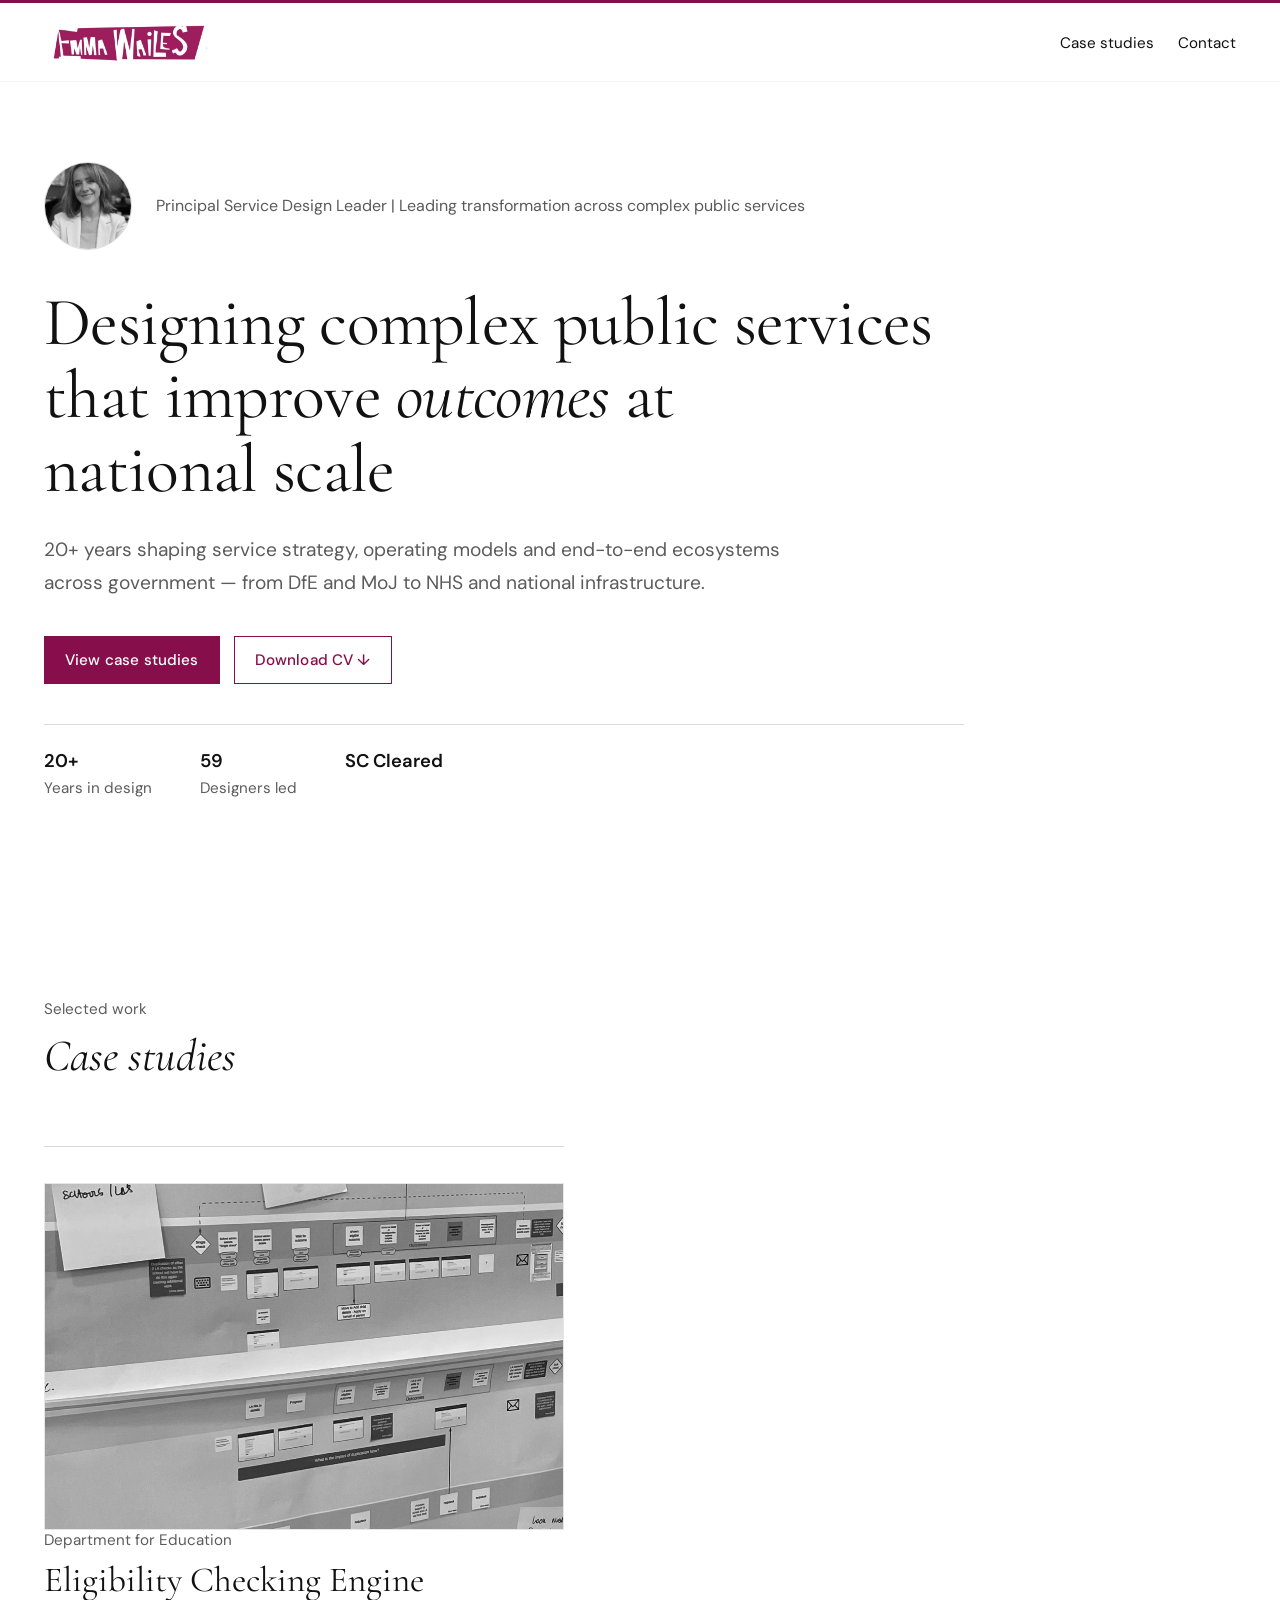
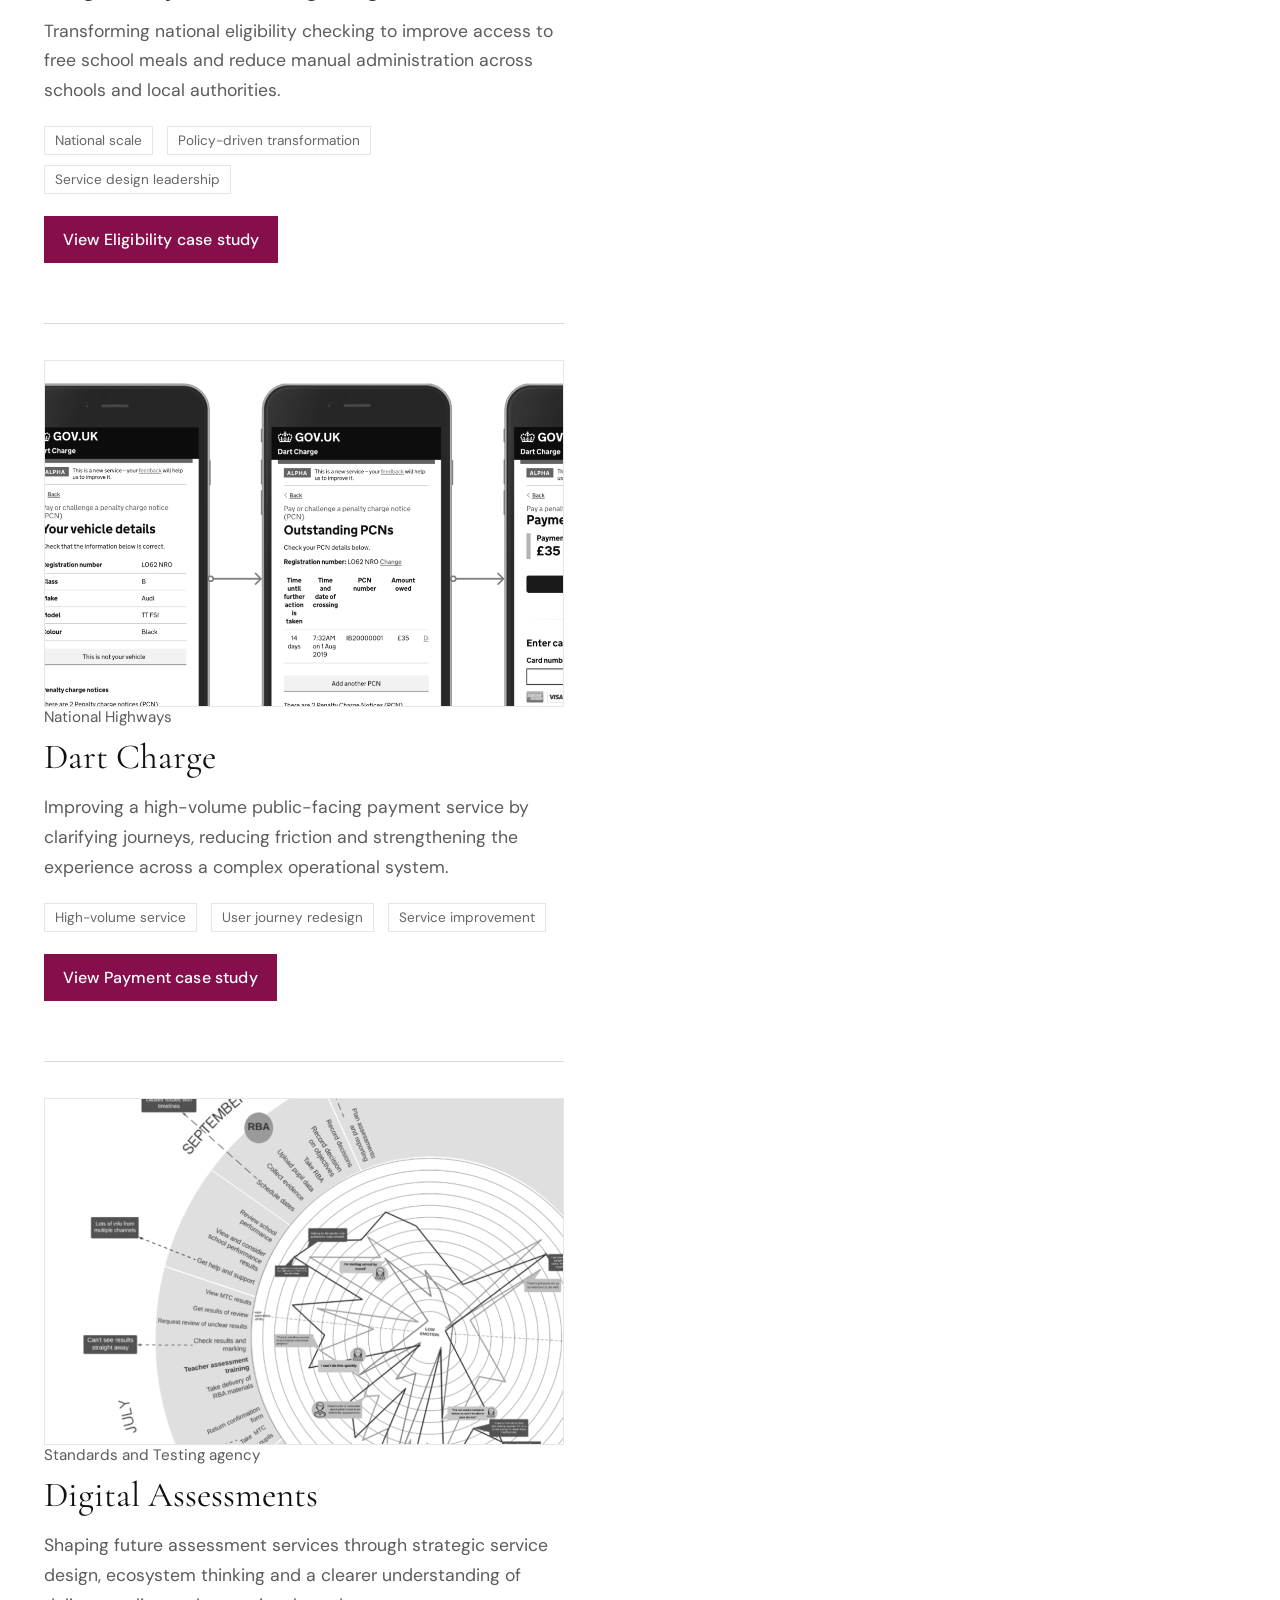
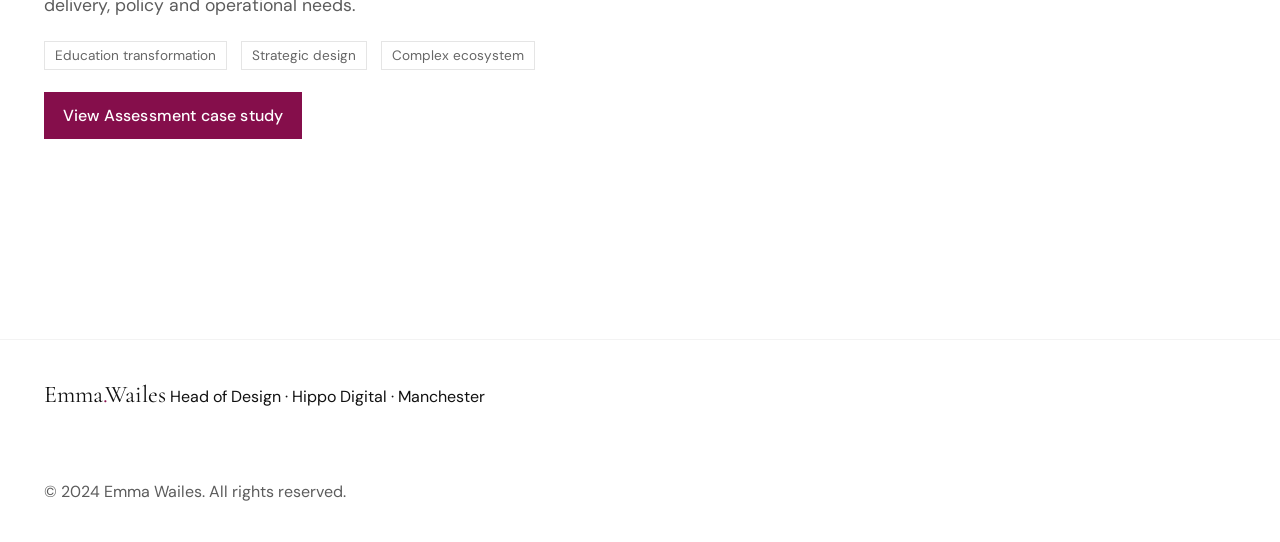
<file: index.html>
<!DOCTYPE html>
<html lang="en">

<head>
  <meta charset="UTF-8">
  <meta name="viewport" content="width=device-width, initial-scale=1.0">
  <title>Emma Wailes — Service Design Leader</title>

  <link rel="preconnect" href="https://fonts.googleapis.com">
  <link rel="preconnect" href="https://fonts.gstatic.com" crossorigin>
  <link
    href="https://fonts.googleapis.com/css2?family=Cormorant+Garamond:wght@300;400;500;600&family=DM+Sans:wght@300;400;500;700&display=swap"
    rel="stylesheet">

  <link rel="stylesheet" href="css/styles.css">
</head>

<body>

  <div class="top-accent-bar"></div>

  <nav id="main-nav">
    <div class="container nav-inner">
      <a class="nav-logo" href="index.html">
        <img src="assets/images/logo.jpeg" alt="Emma Wailes logo">
      </a>
      <ul class="nav-links">
        <li><a href="#work">Case studies</a></li>
        <li><a href="contact.html">Contact</a></li>
      </ul>
    </div>
  </nav>

  <main>

    <section class="hero">
  <div class="container">
    <div class="hero-inner">

<div class="hero-top">
  <img src="assets/images/headshot.jpeg" alt="Portrait of Emma Wailes" class="hero-headshot">

  <p class="hero-role">
    Principal Service Design Leader | Leading transformation across complex public services
  </p>
</div>

<h1 class="hero-title">
  Designing complex public services<br>
  that improve <em>outcomes</em> at<br>
  national&nbsp;scale
</h1>

      <p class="hero-desc">
        20+ years shaping service strategy, operating models and end-to-end ecosystems across government — from DfE and MoJ to NHS and national infrastructure.
      </p>

      <div class="hero-actions">
        <a href="#work">View case studies</a>
        <a href="assets/Emma-Wailes-CV.pdf" download class="cv-button">Download CV ↓</a>
      </div>

      <div class="hero-stats">
        <div class="hero-stat"><strong>20+</strong><span>Years in design</span></div>
        <div class="hero-stat"><strong>59</strong><span>Designers led</span></div>
        <div class="hero-stat"><strong>SC Cleared</strong></div>
      </div>
    </div>

  </div>
</section>


    <!---------About Section--------->

    <!---------Work Section--------->

    <section class="case-studies" id="work">
  <div class="container">
    <div class="section-heading">
      <p class="section-label">Selected work</p>
      <h2 class="section-title"><em>Case studies </em></h2>
    </div>

    <div class="case-study-list">

      <article class="case-card">
        <img src="assets/work/thumbnails/Desktop - 1.png" alt="Eligibility Checking Engine">
        <div class="case-card-content">
          <p class="case-card-org">Department for Education</p>
          <h3 class="case-card-title">Eligibility Checking Engine</h3>
          <p class="case-card-summary">
            Transforming national eligibility checking to improve access to free school meals and reduce manual administration across schools and local authorities.
          </p>

          <div class="case-card-meta">
            <span>National scale</span>
            <span>Policy-driven transformation</span>
            <span>Service design leadership</span>
          </div>

          <a href="case-study-ece.html" class="case-card-link">View Eligibility case study</a>
        </div>
      </article>

      <article class="case-card">
                <img src="assets/work/thumbnails/Desktop - 3.png" alt="Dart Charge">

        <div class="case-card-content">
          <p class="case-card-org">National Highways</p>
          <h3 class="case-card-title">Dart Charge</h3>
          <p class="case-card-summary">
            Improving a high-volume public-facing payment service by clarifying journeys, reducing friction and strengthening the experience across a complex operational system.
          </p>

          <div class="case-card-meta">
            <span>High-volume service</span>
            <span>User journey redesign</span>
            <span>Service improvement</span>
          </div>

          <a href="case-study-dart.html" class="case-card-link">View Payment case study</a>
        </div>
      </article>

      <article class="case-card">
                        <img src="assets/work/thumbnails/Desktop - 2.png" alt="Standards and testing agency">

        <div class="case-card-content">
          <p class="case-card-org">Standards and Testing agency</p>
          <h3 class="case-card-title">Digital Assessments</h3>
          <p class="case-card-summary">
            Shaping future assessment services through strategic service design, ecosystem thinking and a clearer understanding of delivery, policy and operational needs.
          </p>

          <div class="case-card-meta">
            <span>Education transformation</span>
            <span>Strategic design</span>
            <span>Complex ecosystem</span>
          </div>

          <a href="case-study-sta.html" class="case-card-link">View Assessment case study</a>
        </div>
      </article>

    </div>
  </div>
</section>
    <!---------Recognition Section--------->

    <!---------Contact Section--------->

  </main>

  <footer>
    <div class="container">
      <span class="footer-logo">Emma<span>.</span>Wailes</span>
      <span>Head of Design · Hippo Digital · Manchester</span>
      <p>&copy; 2024 Emma Wailes. All rights reserved.</p>
  </footer>

</body>

</html>
</file>
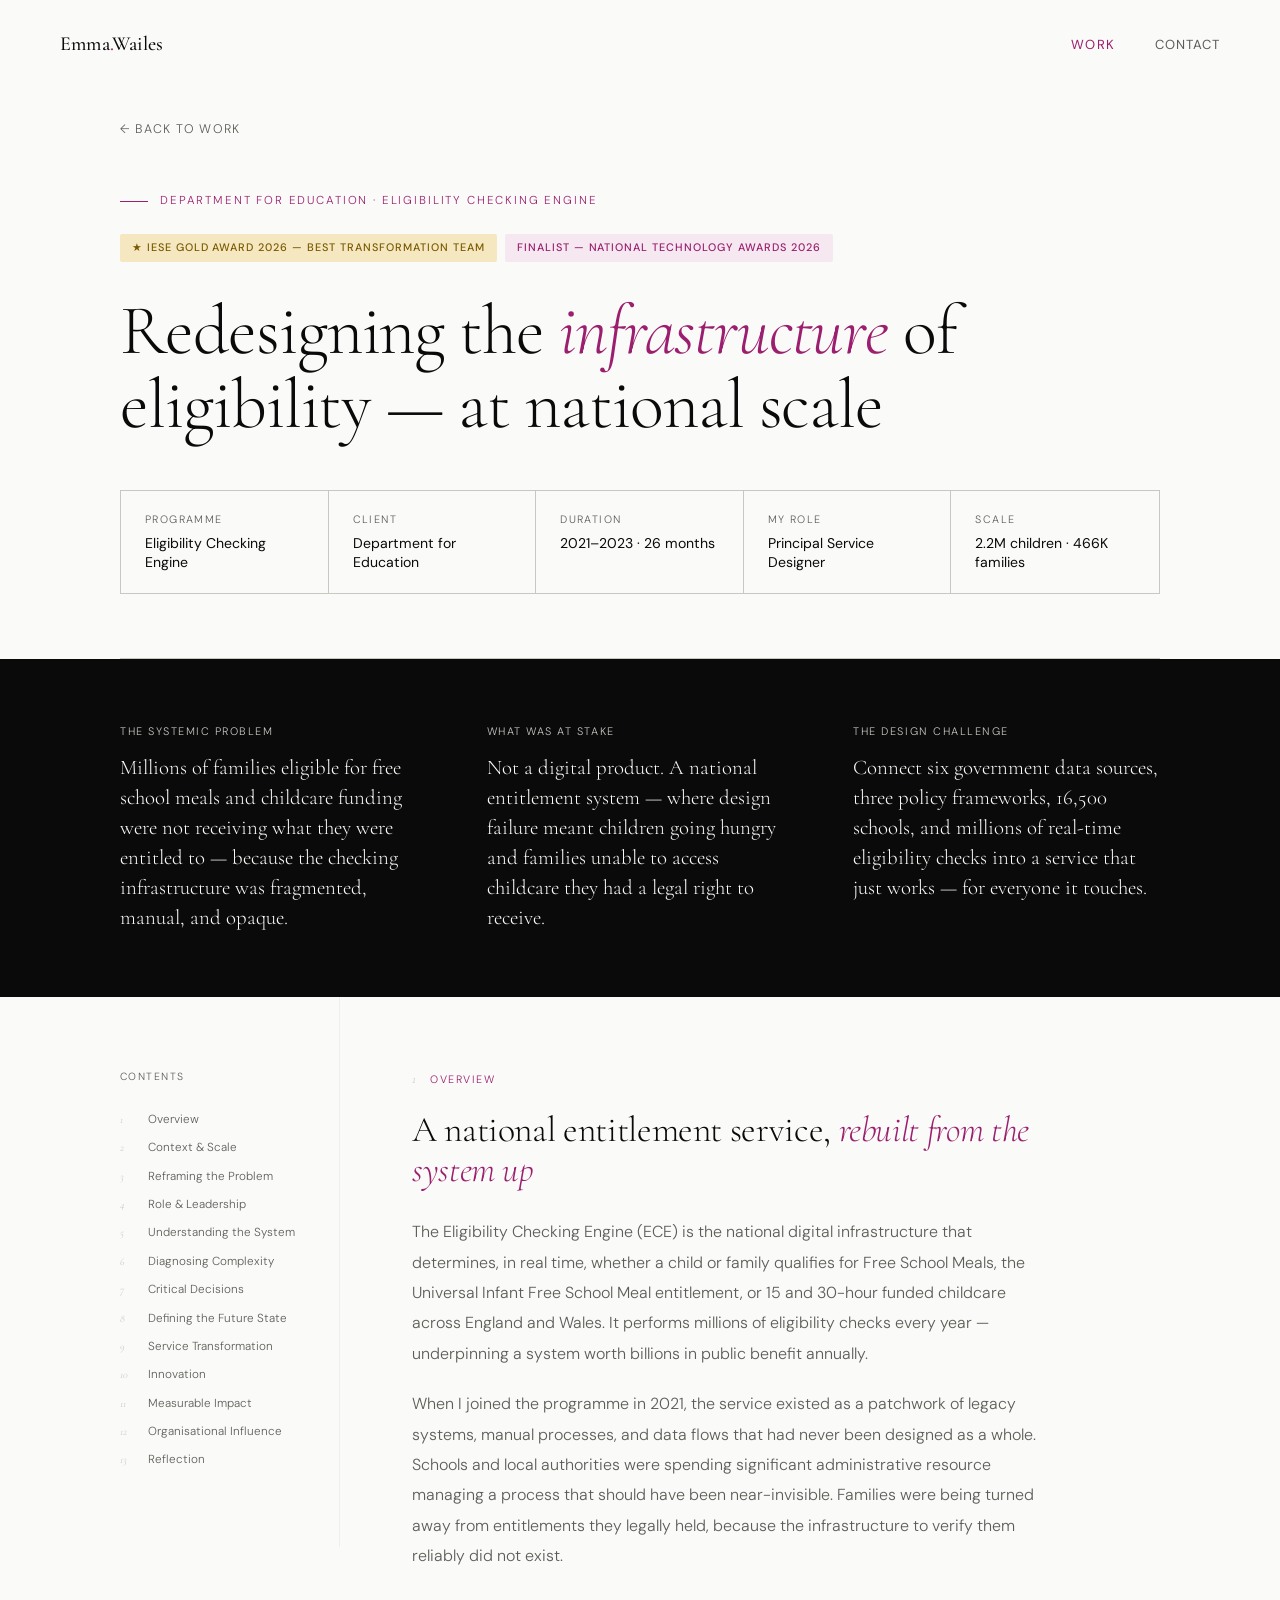
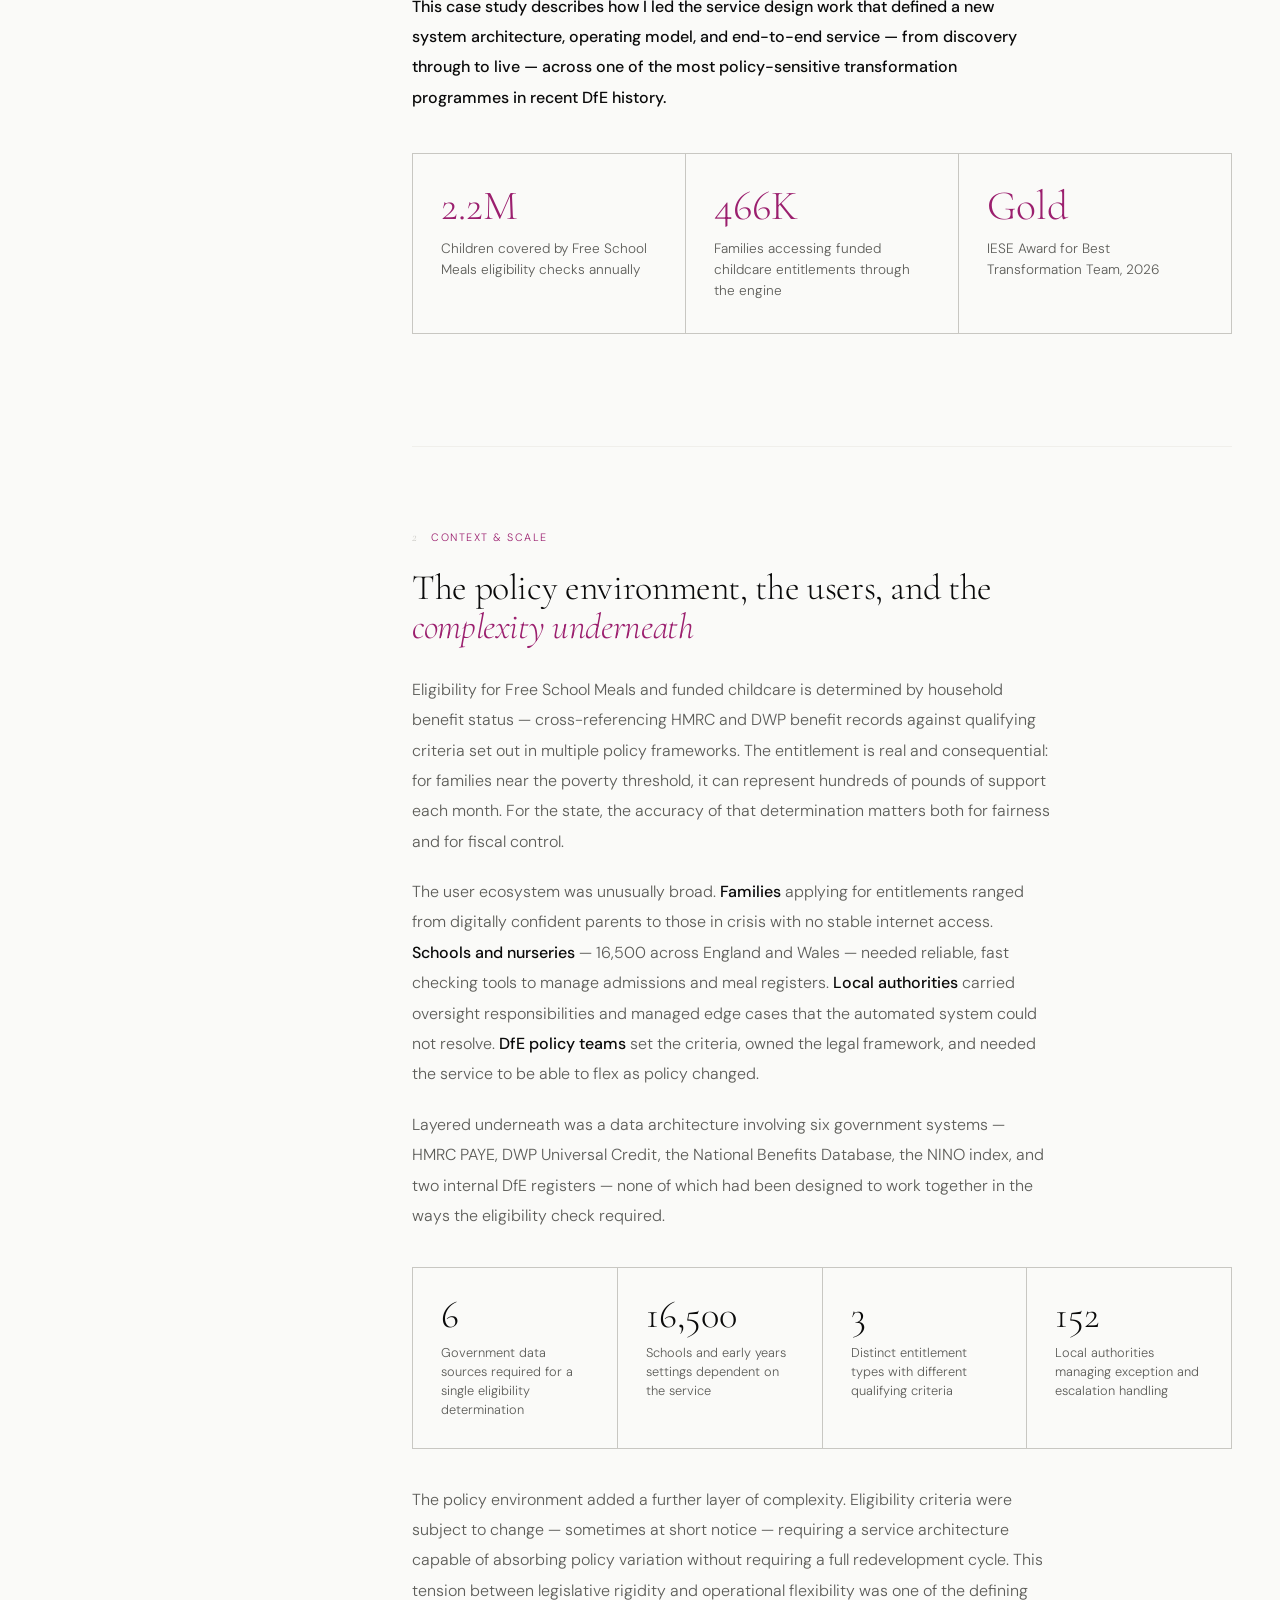
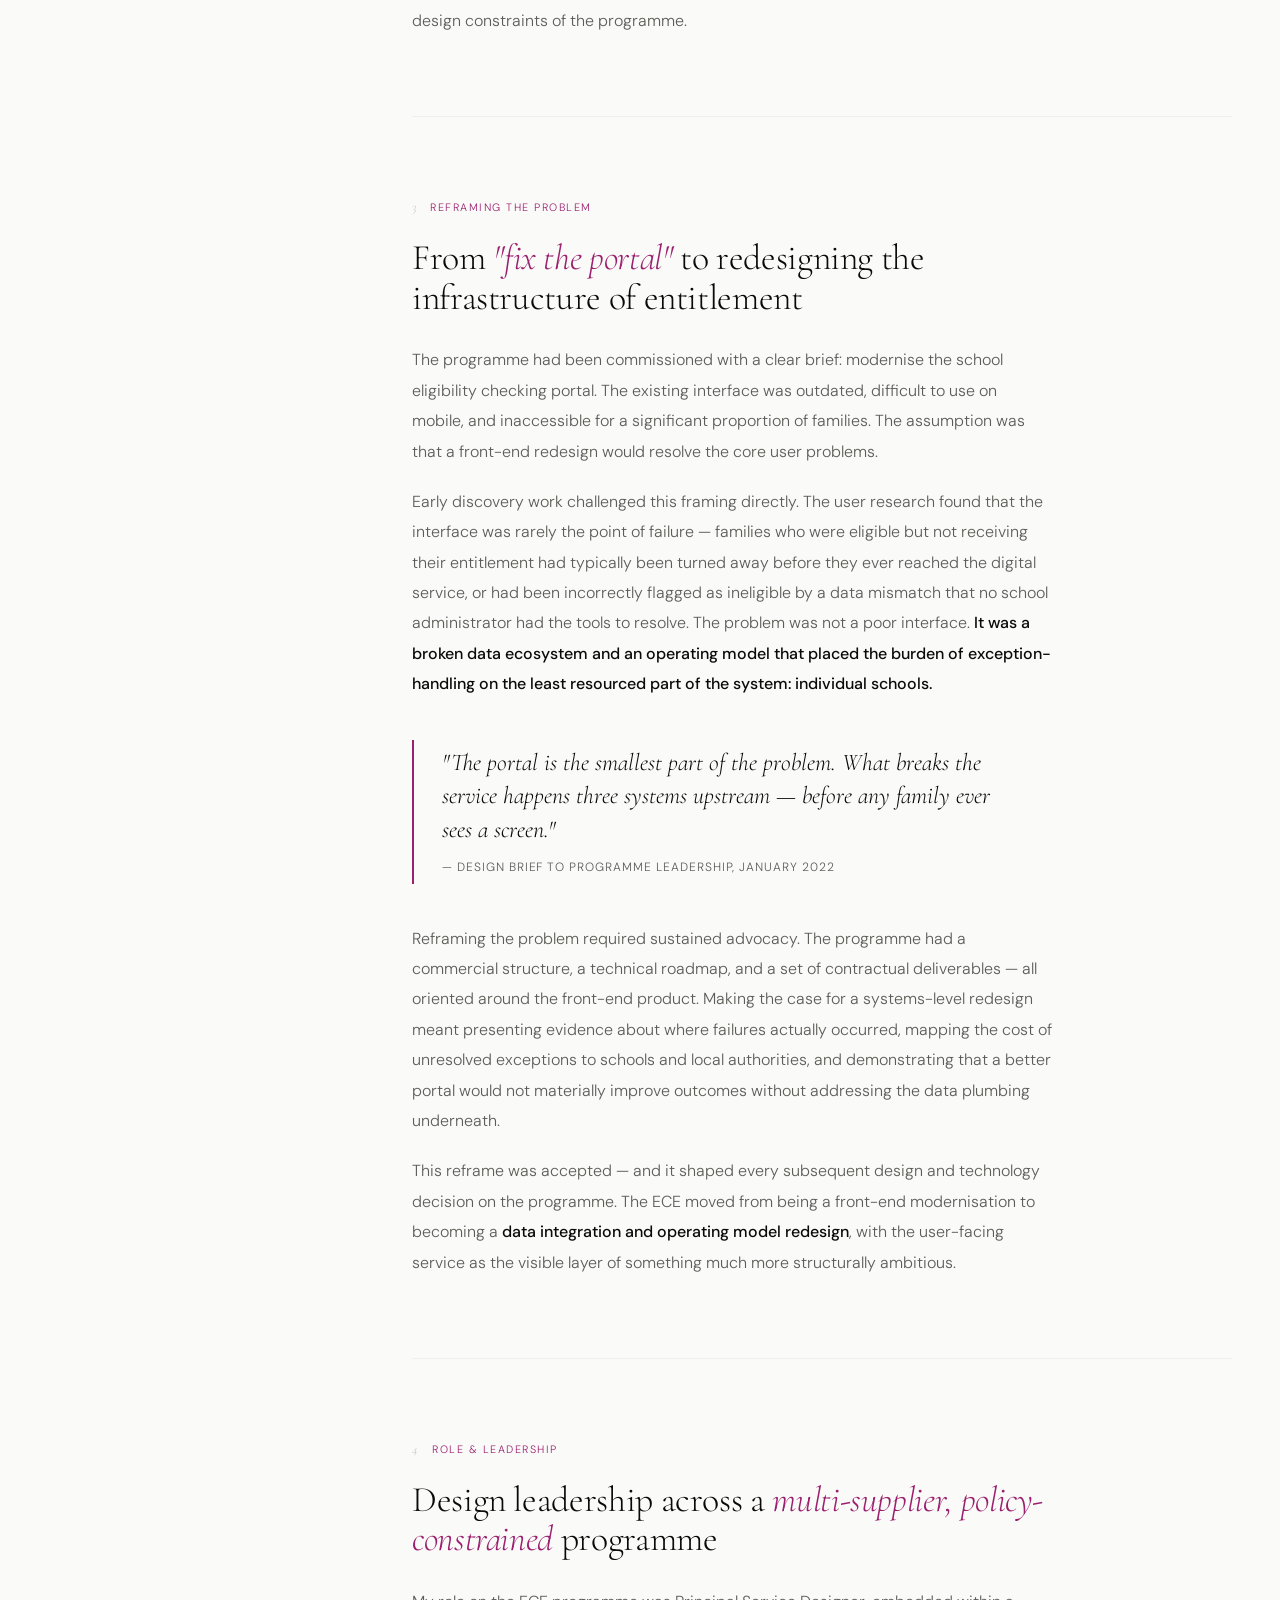
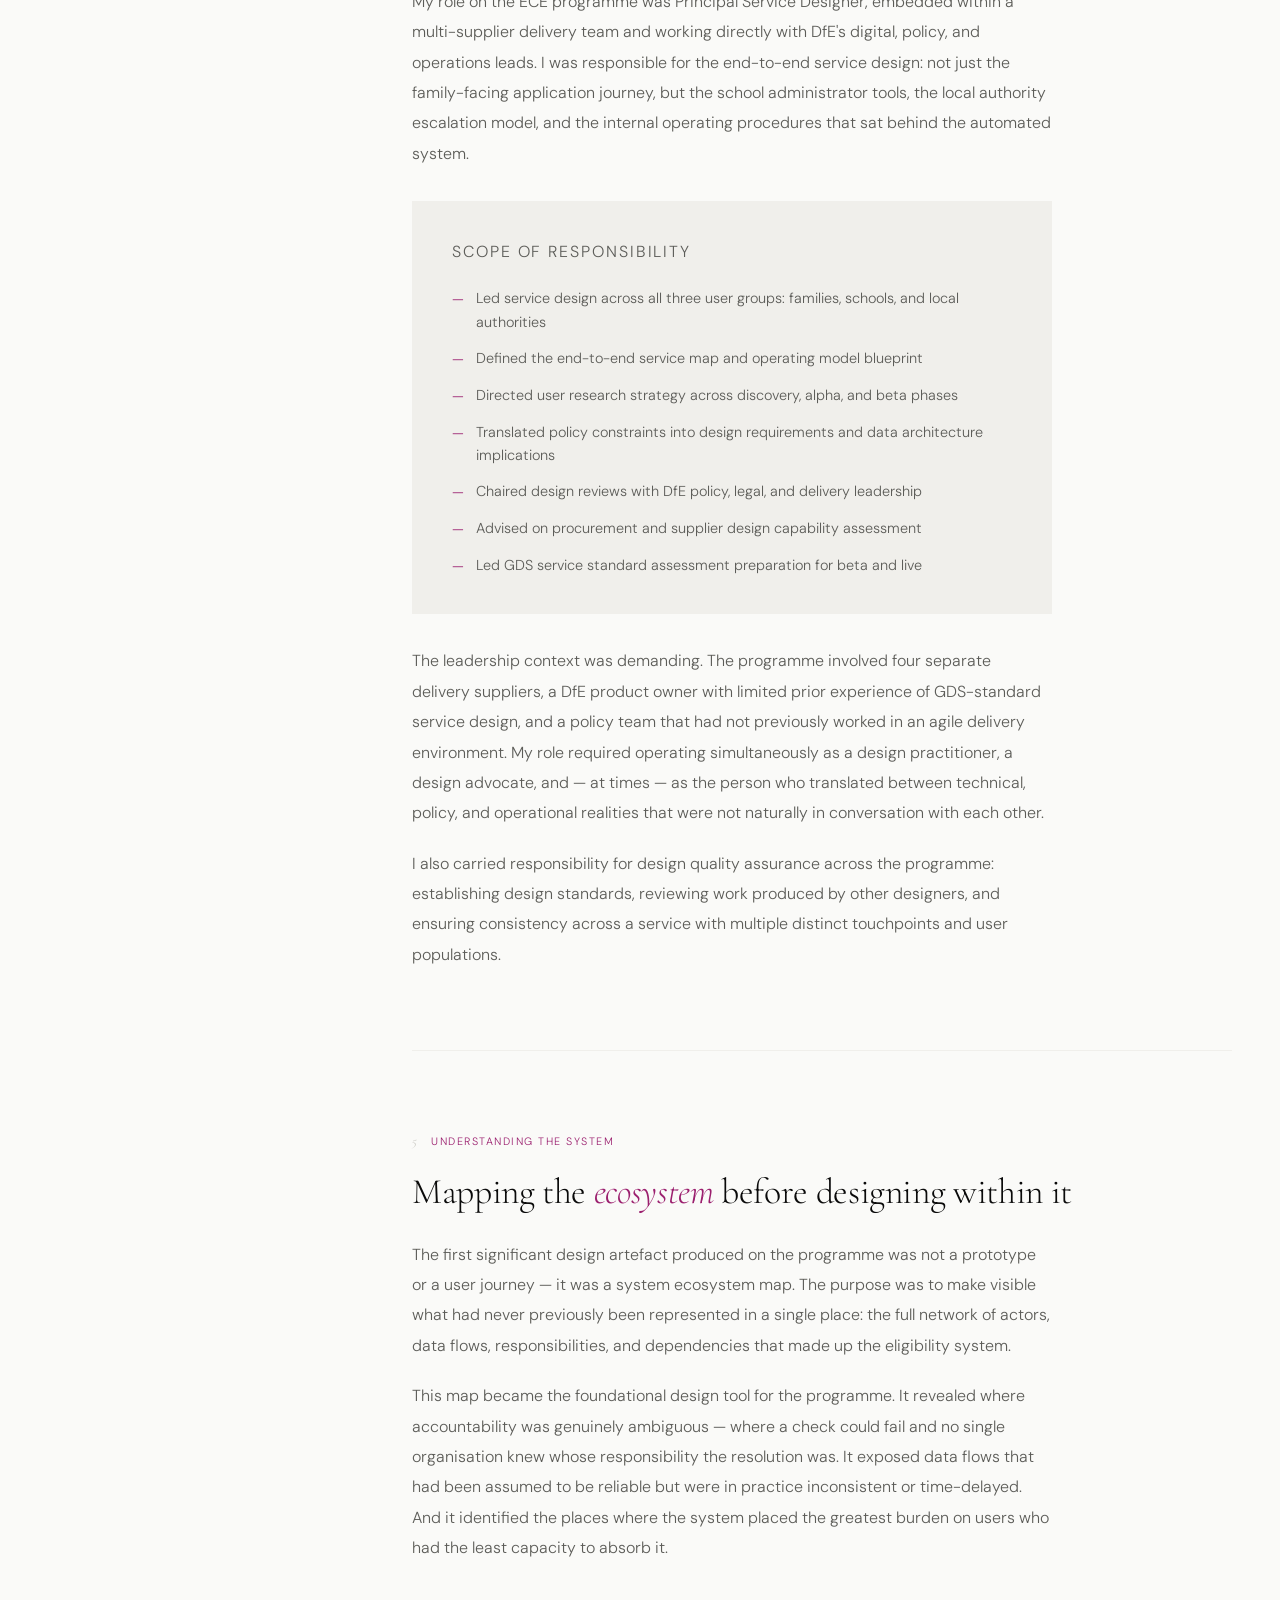
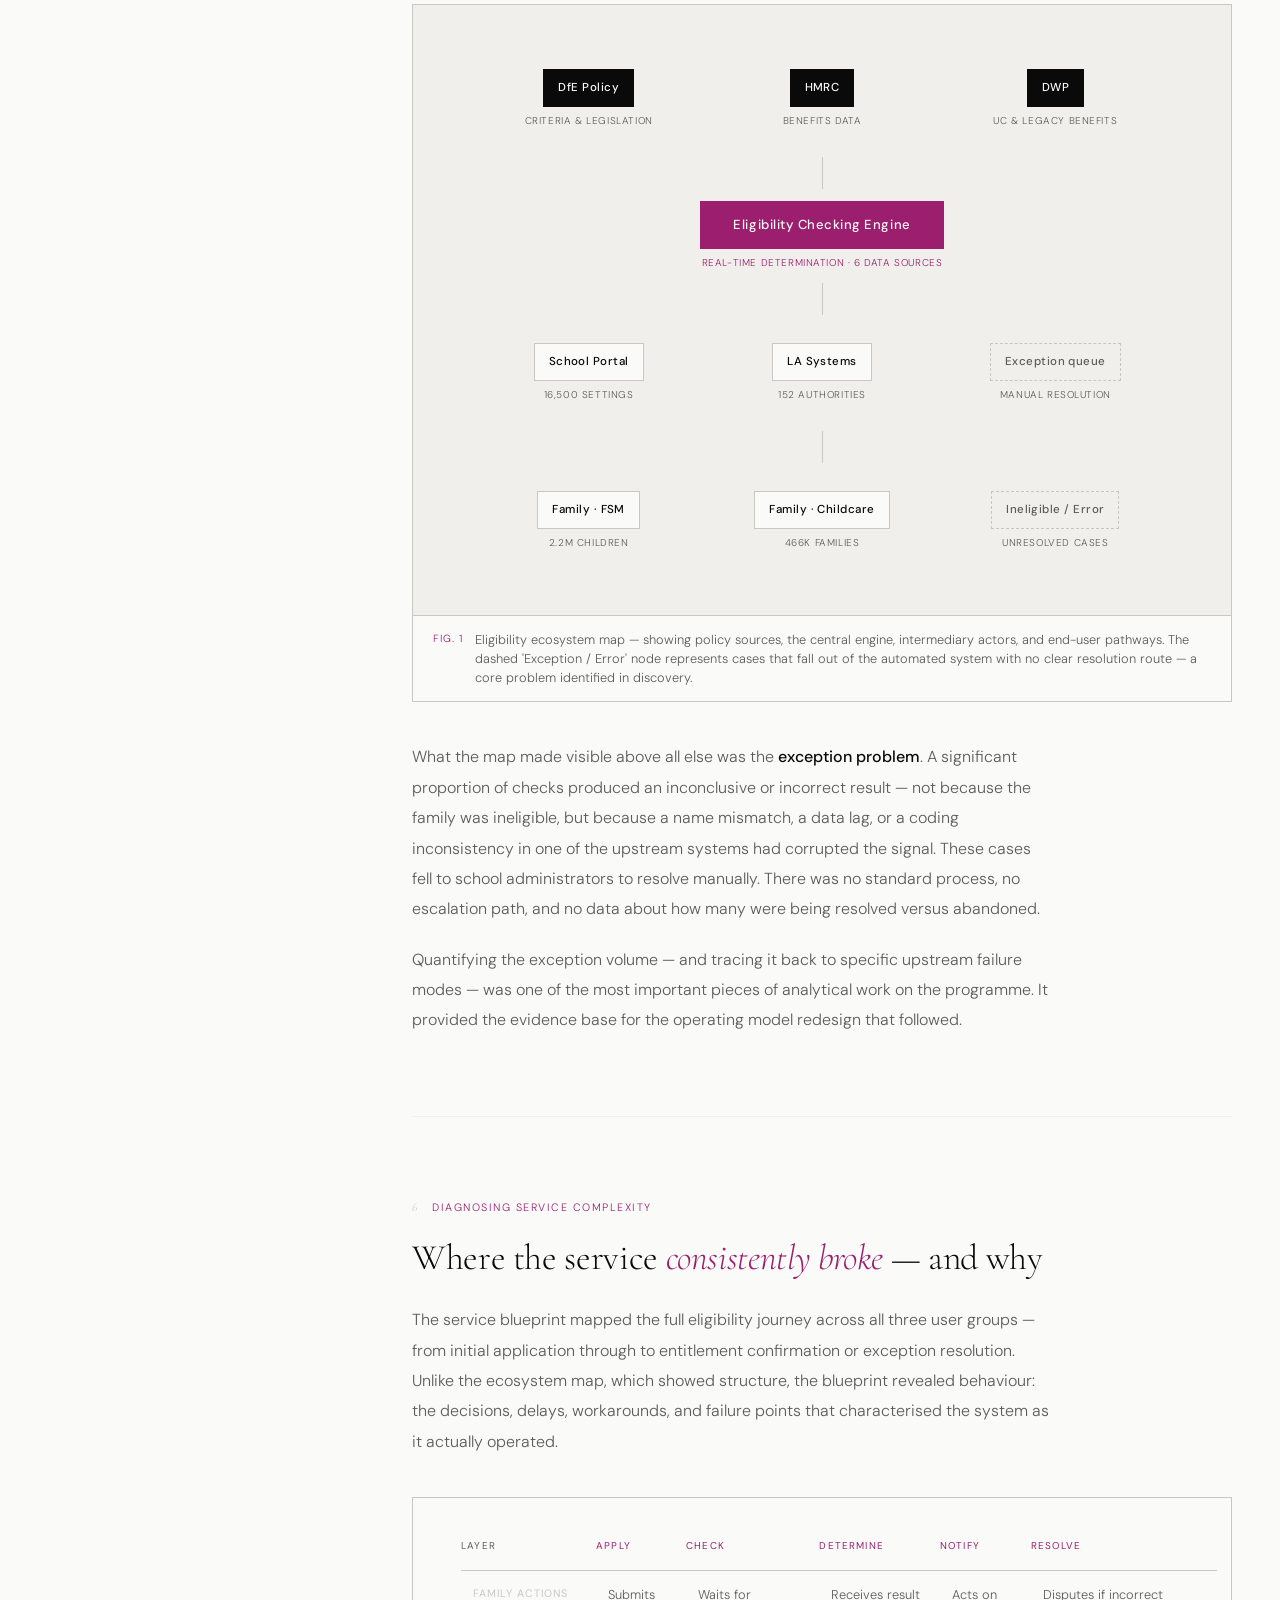
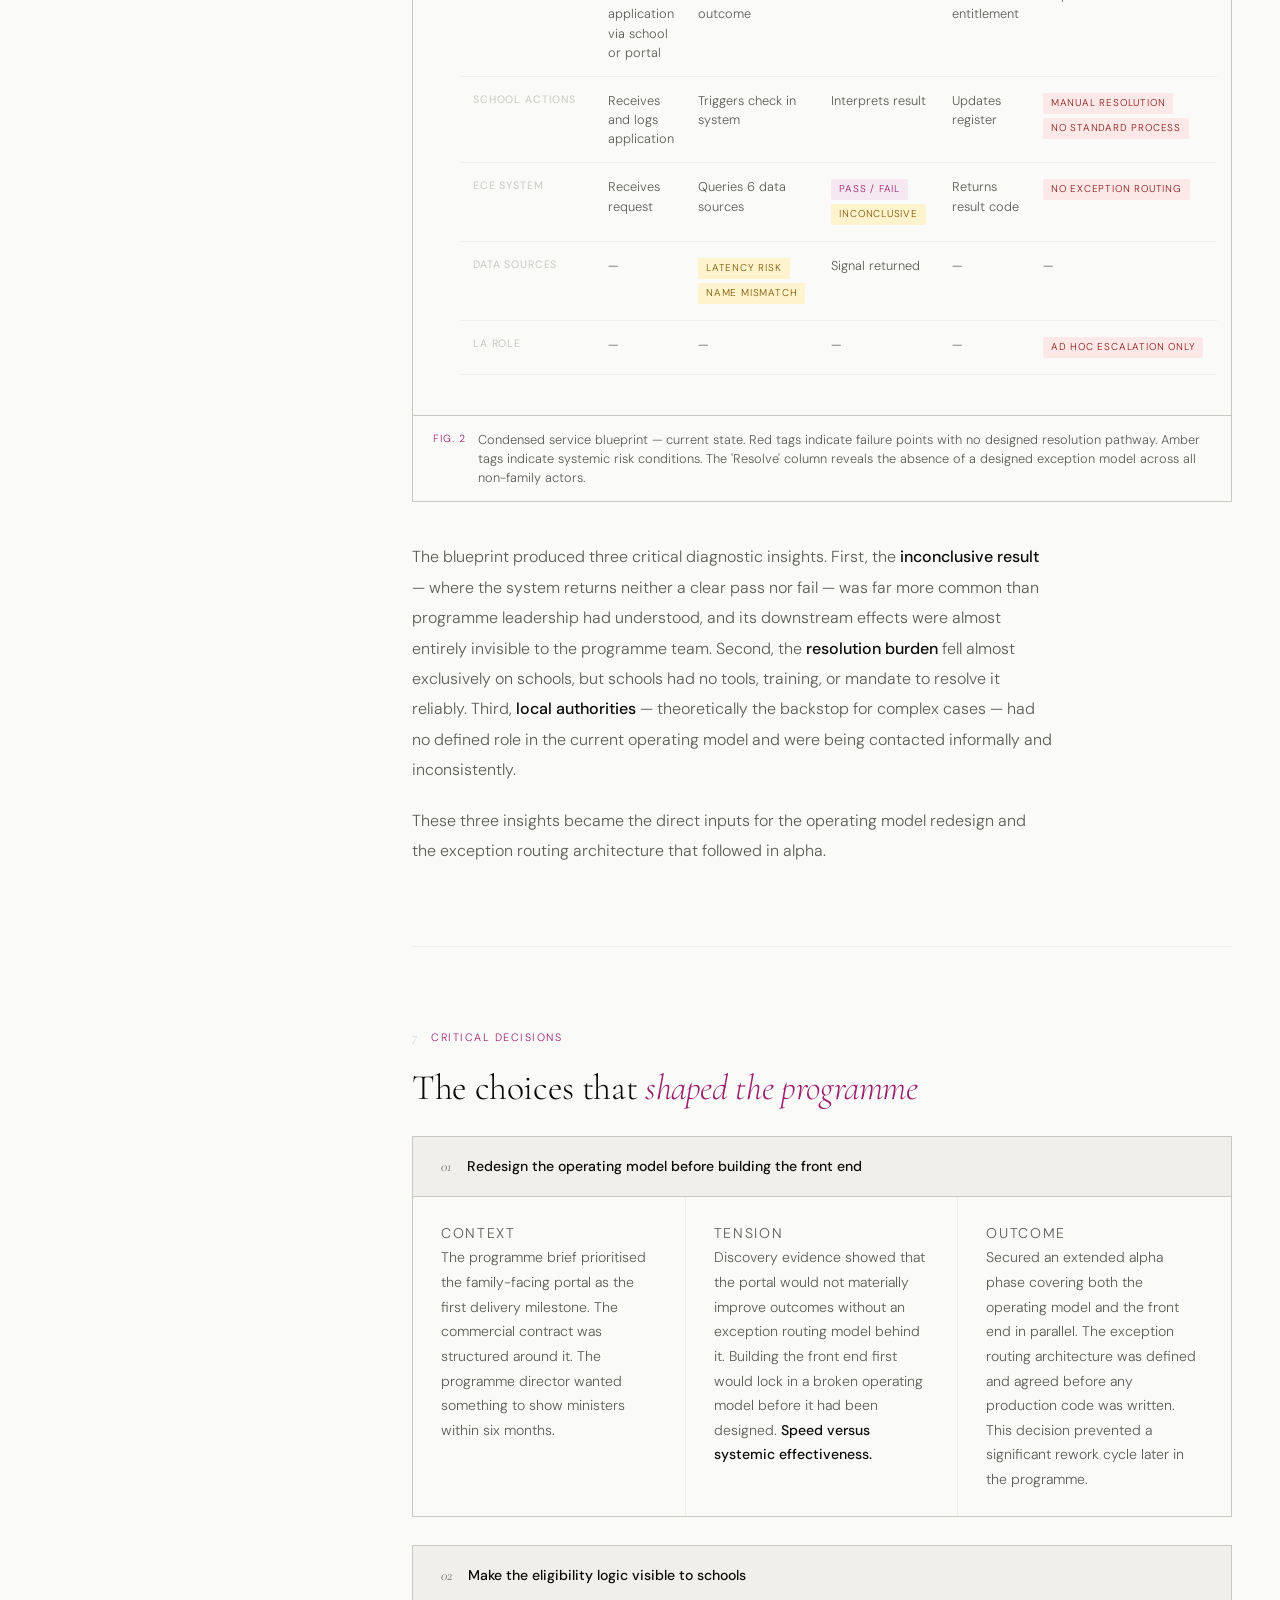
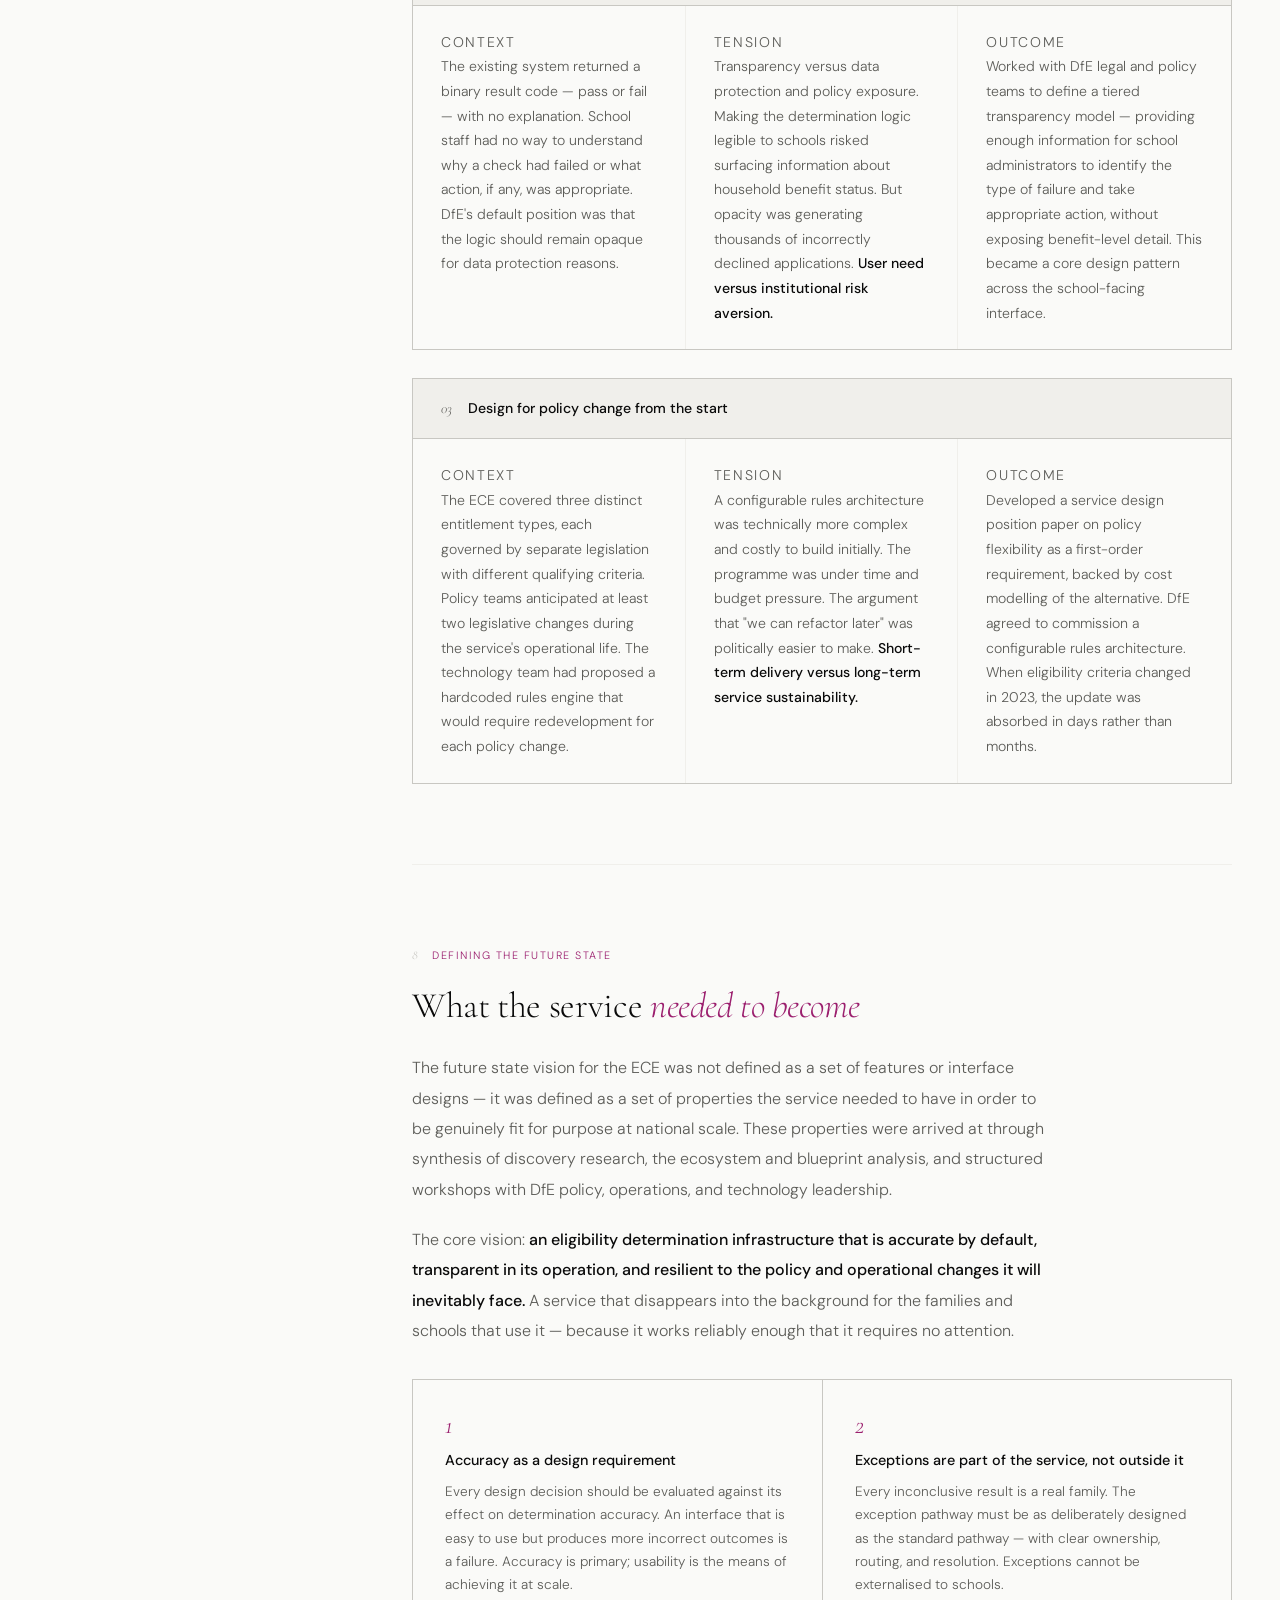
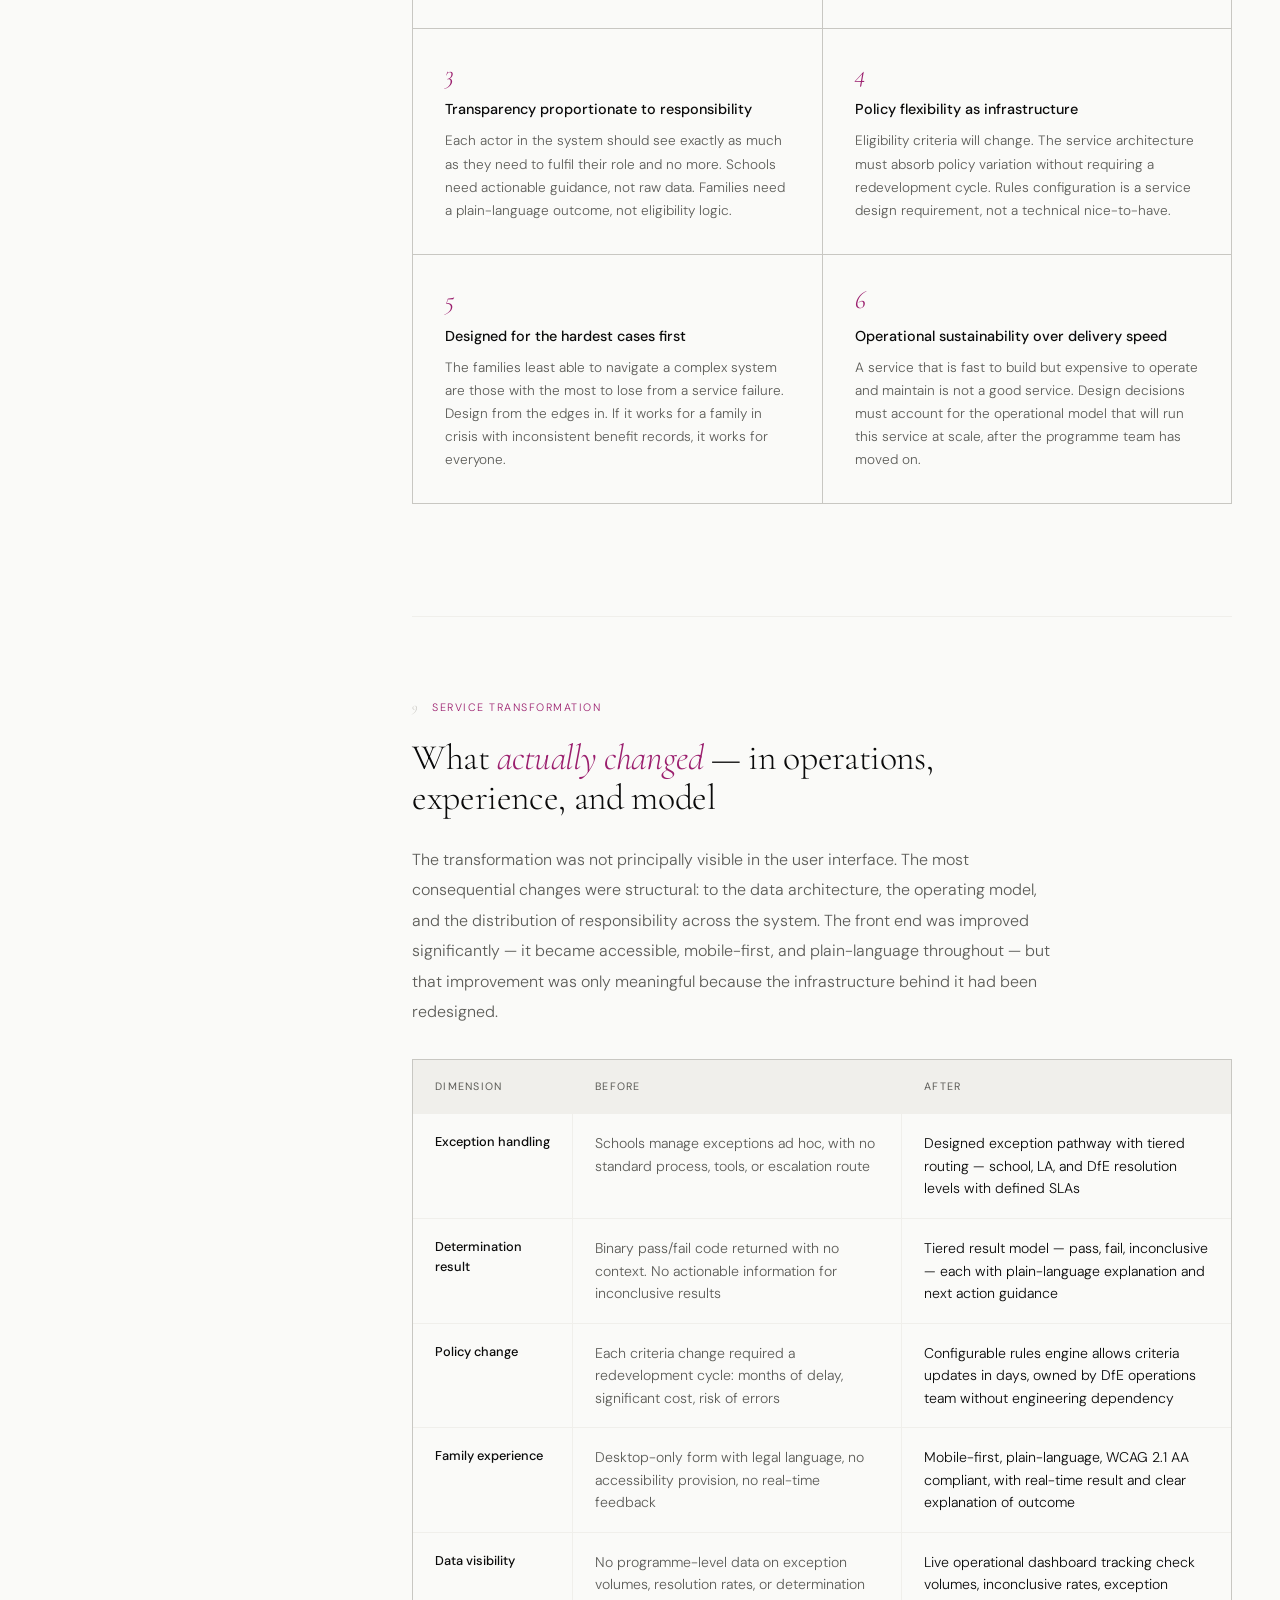
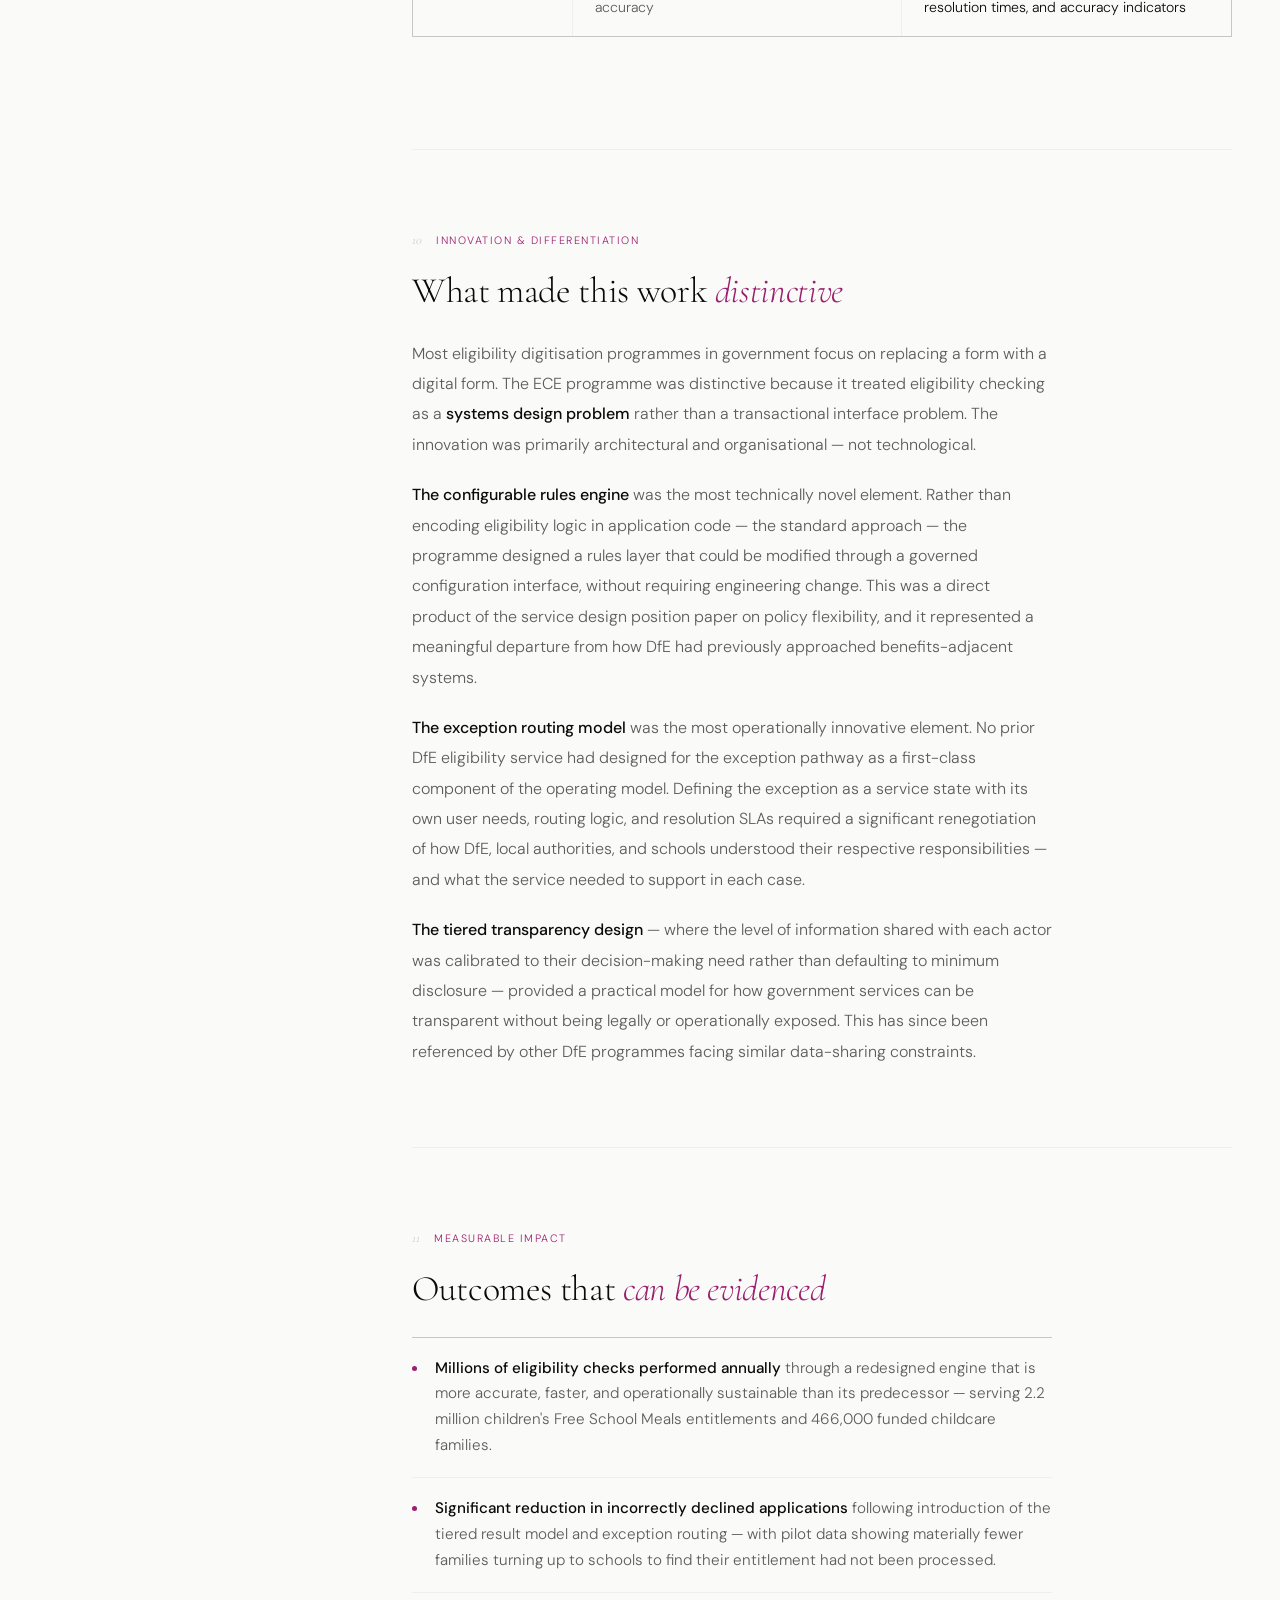
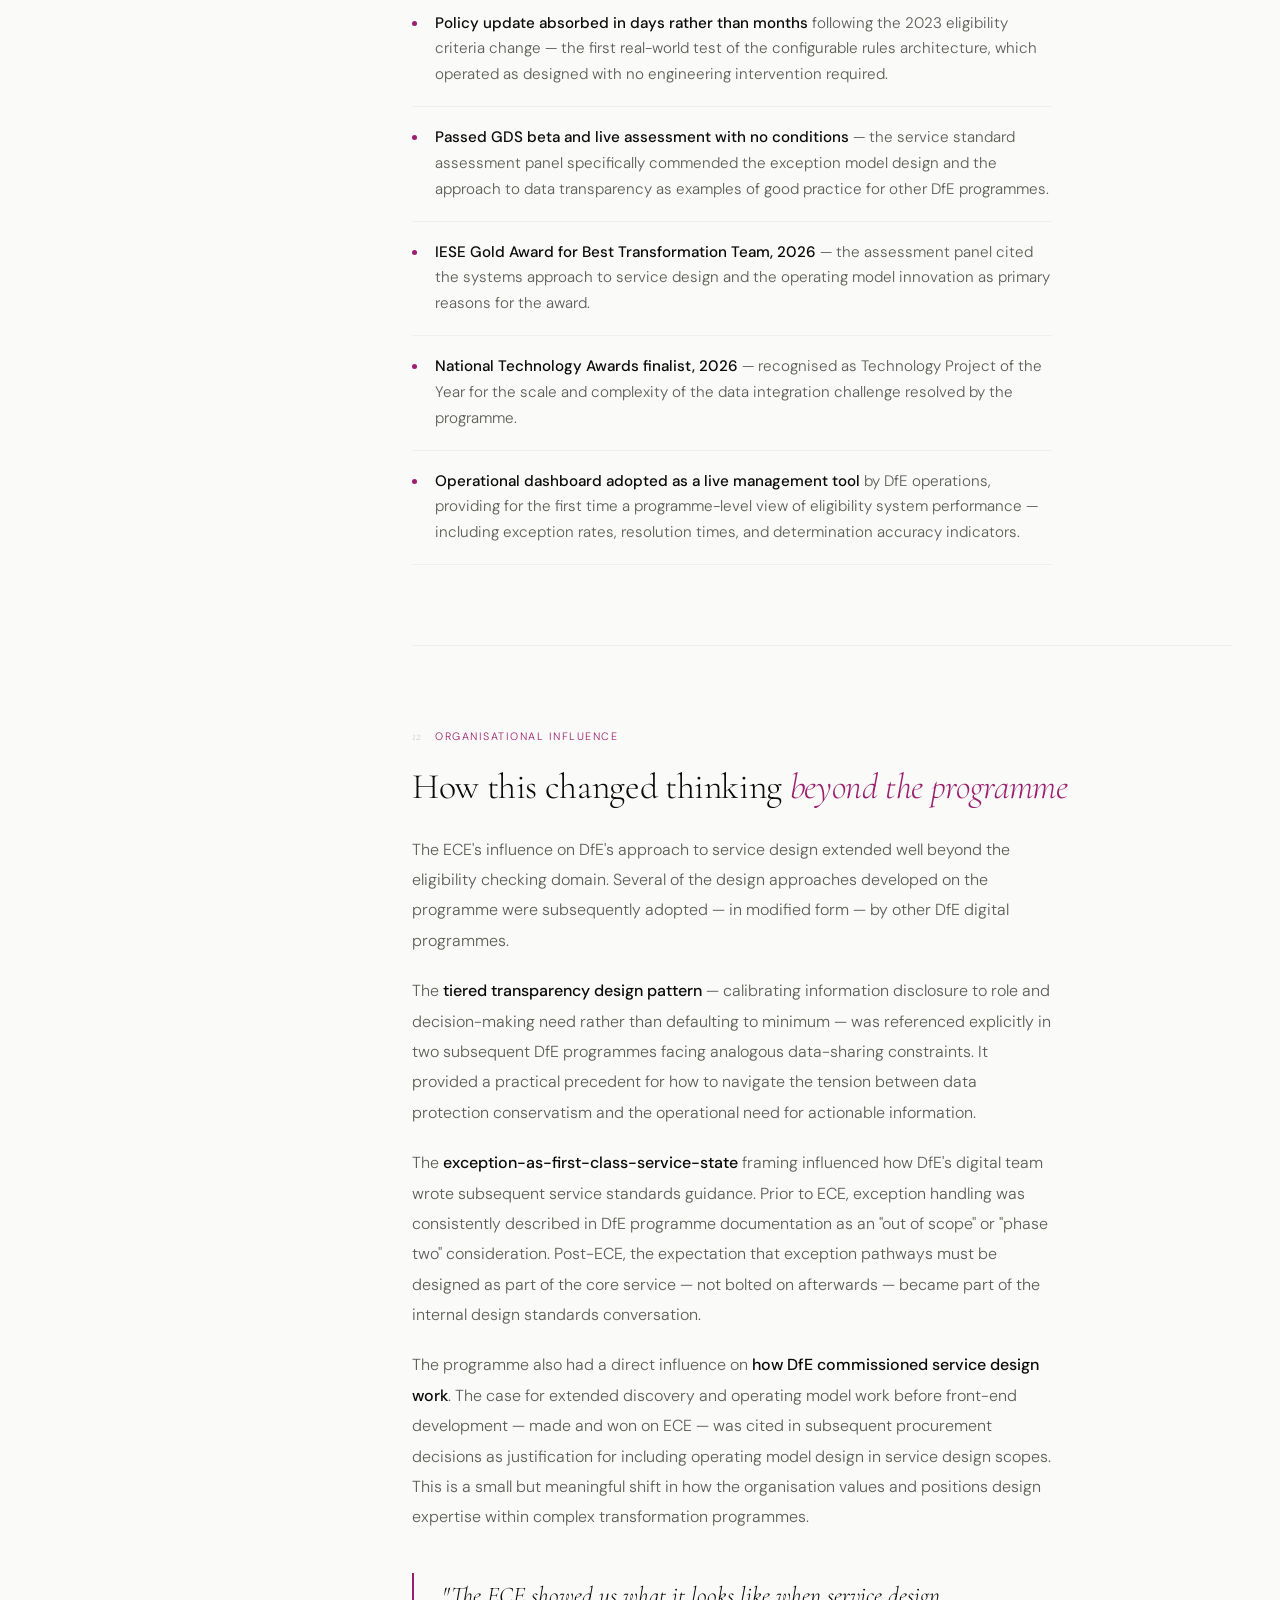
<file: case-study-ece-old.html>
<!DOCTYPE html>
<html lang="en">
<head>
<meta charset="UTF-8">
<meta name="viewport" content="width=device-width, initial-scale=1.0">
<title>Eligibility Checking Engine · Emma Wailes</title>
<link rel="preconnect" href="https://fonts.googleapis.com">
<link rel="preconnect" href="https://fonts.gstatic.com" crossorigin>
<link href="https://fonts.googleapis.com/css2?family=Cormorant+Garamond:ital,wght@0,300;0,400;0,500;0,600;1,300;1,400&family=DM+Sans:ital,opsz,wght@0,9..40,300;0,9..40,400;0,9..40,500;1,9..40,300&display=swap" rel="stylesheet">
<style>
  :root {
    --black: #0A0A0A;
    --white: #FAFAF8;
    --grey-light: #F0EFEB;
    --grey-mid: #C8C7C2;
    --grey-text: #5C5C58;
    --accent: #9B1F6E;
    --accent-light: #F5E8F1;
    --serif: 'Cormorant Garamond', Georgia, serif;
    --sans: 'DM Sans', system-ui, sans-serif;
  }

  *, *::before, *::after { box-sizing: border-box; margin: 0; padding: 0; }
  html { scroll-behavior: smooth; font-size: 16px; }

  body {
    background: var(--white);
    color: var(--black);
    font-family: var(--sans);
    font-weight: 300;
    line-height: 1.6;
    -webkit-font-smoothing: antialiased;
    overflow-x: hidden;
  }

  /* ── NAV ── */
  nav {
    position: fixed; top: 0; left: 0; right: 0; z-index: 100;
    display: flex; align-items: center; justify-content: space-between;
    padding: 28px 60px;
    background: var(--white);
    border-bottom: 1px solid transparent;
    transition: border-color 0.3s, padding 0.3s;
  }
  nav.scrolled { border-color: var(--grey-mid); padding: 18px 60px; }
  .nav-logo {
    font-family: var(--serif); font-size: 1.25rem; font-weight: 500;
    letter-spacing: 0.01em; color: var(--black); text-decoration: none;
  }
  .nav-logo span { color: var(--accent); }
  .nav-links { display: flex; gap: 40px; list-style: none; align-items: center; }
  .nav-links a {
    font-size: 0.82rem; font-weight: 400; letter-spacing: 0.08em;
    text-transform: uppercase; color: var(--grey-text); text-decoration: none;
    transition: color 0.2s;
  }
  .nav-links a:hover { color: var(--black); }
  .nav-links a.active { color: var(--accent); }

  /* ── LAYOUT ── */
  .container { max-width: 1160px; margin: 0 auto; padding: 0 60px; }

  /* ── BACK ── */
  .case-back {
    display: inline-flex; align-items: center; gap: 10px;
    font-size: 0.78rem; letter-spacing: 0.1em; text-transform: uppercase;
    color: var(--grey-text); text-decoration: none;
    transition: color 0.2s; padding-top: 120px; margin-bottom: 52px;
  }
  .case-back:hover { color: var(--accent); }

  /* ── REPORT HEADER ── */
  .report-header {
    padding-bottom: 64px;
    border-bottom: 1px solid var(--grey-mid);
  }
  .report-programme {
    font-size: 0.72rem; letter-spacing: 0.16em; text-transform: uppercase;
    color: var(--accent); margin-bottom: 24px;
    display: flex; align-items: center; gap: 12px;
  }
  .report-programme::before { content: ''; width: 28px; height: 1px; background: var(--accent); }

  .awards-row { display: flex; flex-wrap: wrap; gap: 8px; margin-bottom: 32px; }
  .award-badge {
    display: inline-flex; align-items: center; gap: 6px;
    font-size: 0.68rem; font-weight: 500; letter-spacing: 0.09em;
    text-transform: uppercase; padding: 5px 12px; border-radius: 2px;
  }
  .award-badge.gold { background: #F5E8C0; color: #7A5A00; }
  .award-badge.finalist { background: var(--accent-light); color: var(--accent); }

  .report-h1 {
    font-family: var(--serif);
    font-size: clamp(2.8rem, 5.5vw, 5rem);
    font-weight: 300; line-height: 1.05;
    letter-spacing: -0.015em; max-width: 980px; margin-bottom: 48px;
  }
  .report-h1 em { font-style: italic; color: var(--accent); }

  .report-meta-strip {
    display: grid; grid-template-columns: repeat(5, 1fr);
    border: 1px solid var(--grey-mid);
  }
  .report-meta-cell {
    padding: 20px 24px; border-right: 1px solid var(--grey-mid);
  }
  .report-meta-cell:last-child { border-right: none; }
  .report-meta-label {
    font-size: 0.67rem; letter-spacing: 0.13em; text-transform: uppercase;
    color: var(--grey-text); margin-bottom: 6px;
  }
  .report-meta-value { font-size: 0.88rem; font-weight: 400; color: var(--black); line-height: 1.4; }

  /* ── HIGHLIGHT BAND ── */
  .highlight-band { background: var(--black); color: var(--white); padding: 64px 0; }
  .highlight-band .inner { display: grid; grid-template-columns: repeat(3, 1fr); gap: 60px; }
  .hl-label {
    font-size: 0.68rem; letter-spacing: 0.14em; text-transform: uppercase;
    color: var(--grey-mid); margin-bottom: 12px;
  }
  .hl-text {
    font-family: var(--serif); font-size: 1.3rem; font-weight: 300;
    line-height: 1.45; color: var(--white);
  }

  /* ── BODY ── */
  .report-body { display: grid; grid-template-columns: 220px 1fr; }

  /* ── TOC ── */
  .report-toc {
    border-right: 1px solid var(--grey-light);
    padding: 72px 36px 72px 0;
    position: sticky; top: 88px; height: fit-content; align-self: start;
  }
  .toc-heading {
    font-size: 0.65rem; letter-spacing: 0.14em; text-transform: uppercase;
    color: var(--grey-text); margin-bottom: 20px;
  }
  .toc-list { list-style: none; }
  .toc-list li { margin-bottom: 2px; }
  .toc-list a {
    display: flex; align-items: baseline; gap: 10px;
    font-size: 0.73rem; color: var(--grey-text); text-decoration: none;
    padding: 5px 0; line-height: 1.4; transition: color 0.2s;
  }
  .toc-num {
    font-family: var(--serif); font-size: 0.68rem; color: var(--grey-mid);
    flex-shrink: 0; width: 18px; font-style: italic;
  }
  .toc-list a:hover { color: var(--accent); }
  .toc-list a:hover .toc-num { color: var(--accent); }

  /* ── SECTIONS ── */
  .report-sections { padding: 72px 0 72px 72px; }

  .rs {
    padding-bottom: 80px; margin-bottom: 80px;
    border-bottom: 1px solid var(--grey-light);
  }
  .rs:last-child { border-bottom: none; margin-bottom: 0; padding-bottom: 40px; }

  .rs-label { display: flex; align-items: center; gap: 14px; margin-bottom: 20px; }
  .rs-num { font-family: var(--serif); font-size: 0.82rem; color: var(--grey-mid); font-style: italic; }
  .rs-tag { font-size: 0.67rem; letter-spacing: 0.14em; text-transform: uppercase; color: var(--accent); }

  .rs h2 {
    font-family: var(--serif);
    font-size: clamp(1.9rem, 2.8vw, 2.6rem);
    font-weight: 300; line-height: 1.1;
    letter-spacing: -0.01em; margin-bottom: 28px; max-width: 680px;
  }
  .rs h2 em { font-style: italic; color: var(--accent); }

  .rs p {
    font-size: 1rem; line-height: 1.9; color: var(--grey-text);
    margin-bottom: 20px; max-width: 640px;
  }
  .rs p:last-child { margin-bottom: 0; }
  .rs p strong { color: var(--black); font-weight: 500; }

  /* ── PULLQUOTE ── */
  .rs-pullquote {
    border-left: 2px solid var(--accent);
    padding: 6px 0 6px 28px; margin: 40px 0; max-width: 600px;
  }
  .rs-pullquote p {
    font-family: var(--serif) !important; font-size: 1.5rem !important;
    font-weight: 300 !important; line-height: 1.4 !important;
    color: var(--black) !important; font-style: italic;
    max-width: none !important; margin: 0 !important;
  }
  .rs-pullquote cite {
    font-size: 0.75rem; letter-spacing: 0.08em; text-transform: uppercase;
    color: var(--grey-text); display: block; margin-top: 12px;
    font-style: normal; font-family: var(--sans);
  }

  /* ── CONTEXT STATS ── */
  .context-stats {
    display: grid; grid-template-columns: repeat(4, 1fr);
    gap: 1px; background: var(--grey-mid);
    border: 1px solid var(--grey-mid); margin: 36px 0; max-width: 820px;
  }
  .cs-cell { background: var(--white); padding: 28px; }
  .cs-num {
    font-family: var(--serif); font-size: 2.4rem; font-weight: 300;
    line-height: 1; color: var(--black); margin-bottom: 8px;
  }
  .cs-label { font-size: 0.8rem; line-height: 1.5; color: var(--grey-text); }

  /* ── ROLE BOX ── */
  .role-box {
    background: var(--grey-light); padding: 36px 40px;
    margin: 32px 0; max-width: 640px;
  }
  .role-box-title {
    font-size: 0.67rem; letter-spacing: 0.12em; text-transform: uppercase;
    color: var(--accent); margin-bottom: 18px;
  }
  .role-box ul { list-style: none; display: flex; flex-direction: column; gap: 12px; }
  .role-box ul li {
    font-size: 0.9rem; line-height: 1.65; color: var(--grey-text);
    display: flex; align-items: flex-start; gap: 12px;
  }
  .role-box ul li::before { content: '—'; color: var(--accent); flex-shrink: 0; margin-top: 1px; }

  /* ── VISUAL PLACEHOLDERS ── */
  .visual-block {
    margin: 40px 0; border: 1px solid var(--grey-mid);
    background: var(--white); overflow: hidden; max-width: 820px;
  }

  /* Ecosystem diagram */
  .ecosystem-canvas {
    min-height: 380px; background: var(--grey-light);
    position: relative; overflow: hidden; padding: 48px;
    display: flex; align-items: center; justify-content: center;
  }
  .eco-grid {
    display: grid;
    grid-template-columns: 1fr 1fr 1fr;
    grid-template-rows: auto auto auto;
    gap: 0;
    width: 100%;
    max-width: 680px;
    position: relative;
  }

  /* SVG lines behind nodes */
  .eco-svg {
    position: absolute; top: 0; left: 0; width: 100%; height: 100%;
    pointer-events: none;
  }

  .eco-node {
    display: flex; flex-direction: column; align-items: center;
    padding: 16px 12px; position: relative; z-index: 1;
  }
  .eco-box {
    background: var(--white); border: 1px solid var(--grey-mid);
    padding: 10px 14px; text-align: center;
    font-size: 0.72rem; font-weight: 500; letter-spacing: 0.04em;
    color: var(--black); line-height: 1.4; white-space: nowrap;
  }
  .eco-box.core {
    background: var(--accent); color: var(--white);
    border-color: var(--accent); font-weight: 500;
  }
  .eco-box.policy {
    background: var(--black); color: var(--white); border-color: var(--black);
  }
  .eco-box.dim { background: var(--grey-light); color: var(--grey-text); border-style: dashed; }
  .eco-sub {
    font-size: 0.62rem; letter-spacing: 0.06em; text-transform: uppercase;
    color: var(--grey-text); margin-top: 6px; text-align: center;
  }

  /* Blueprint */
  .blueprint-canvas {
    min-height: 340px; background: var(--white);
    padding: 40px 48px; overflow-x: auto;
  }
  .bp-table { width: 100%; border-collapse: collapse; min-width: 560px; }
  .bp-table th {
    font-size: 0.62rem; letter-spacing: 0.12em; text-transform: uppercase;
    color: var(--grey-text); font-weight: 400; padding: 0 0 16px;
    text-align: left; border-bottom: 1px solid var(--grey-mid);
  }
  .bp-table th.stage-col { color: var(--accent); }
  .bp-row td {
    padding: 14px 12px; vertical-align: top;
    border-bottom: 1px solid var(--grey-light); font-size: 0.8rem;
    line-height: 1.5; color: var(--grey-text);
  }
  .bp-row td:first-child {
    font-size: 0.67rem; letter-spacing: 0.08em; text-transform: uppercase;
    color: var(--grey-mid); font-weight: 400; white-space: nowrap; padding-right: 20px;
  }
  .bp-row.divider td { border-top: 1px solid var(--grey-mid); }
  .bp-tag {
    display: inline-block; background: var(--accent-light); color: var(--accent);
    font-size: 0.62rem; letter-spacing: 0.08em; text-transform: uppercase;
    padding: 3px 8px; border-radius: 2px; margin: 2px 2px 2px 0; white-space: nowrap;
  }
  .bp-tag.fail {
    background: #FDE8E8; color: #8B1A1A;
  }
  .bp-tag.warn {
    background: #FEF3CD; color: #7A5500;
  }

  .visual-caption {
    padding: 14px 20px; border-top: 1px solid var(--grey-mid);
    background: var(--white); display: flex; align-items: flex-start;
    gap: 12px; font-size: 0.8rem; color: var(--grey-text); line-height: 1.5;
  }
  .vc-label {
    font-size: 0.65rem; letter-spacing: 0.1em; text-transform: uppercase;
    color: var(--accent); flex-shrink: 0; padding-top: 1px;
  }

  /* ── DECISIONS ── */
  .decisions-list { display: flex; flex-direction: column; gap: 28px; margin-top: 12px; }
  .decision-card { border: 1px solid var(--grey-mid); overflow: hidden; max-width: 820px; }
  .decision-header {
    padding: 18px 28px; background: var(--grey-light);
    display: flex; align-items: center; gap: 16px;
    border-bottom: 1px solid var(--grey-mid);
  }
  .decision-num {
    font-family: var(--serif); font-size: 0.9rem; color: var(--grey-text);
    font-style: italic; flex-shrink: 0;
  }
  .decision-title { font-size: 0.88rem; font-weight: 500; color: var(--black); }
  .decision-body { display: grid; grid-template-columns: 1fr 1fr 1fr; }
  .decision-col { padding: 24px 28px; border-right: 1px solid var(--grey-light); }
  .decision-col:last-child { border-right: none; }
  .decision-col-label {
    font-size: 0.67rem; letter-spacing: 0.12em; text-transform: uppercase;
    color: var(--grey-text); margin-bottom: 10px;
  }
  .decision-col p {
    font-size: 0.88rem !important; line-height: 1.75 !important;
    max-width: none !important; margin: 0 !important; color: var(--grey-text);
  }
  .decision-col p strong { color: var(--black); font-weight: 500; }

  /* ── PRINCIPLES ── */
  .principles-grid {
    display: grid; grid-template-columns: repeat(2, 1fr);
    gap: 1px; background: var(--grey-mid);
    border: 1px solid var(--grey-mid); margin: 32px 0; max-width: 820px;
  }
  .principle-cell { background: var(--white); padding: 32px; }
  .principle-num {
    font-family: var(--serif); font-size: 1.6rem; color: var(--accent);
    font-style: italic; line-height: 1; margin-bottom: 12px;
  }
  .principle-title { font-size: 0.9rem; font-weight: 500; color: var(--black); margin-bottom: 8px; }
  .principle-desc { font-size: 0.85rem; line-height: 1.7; color: var(--grey-text); }

  /* ── TRANSFORM TABLE ── */
  .transform-table {
    border: 1px solid var(--grey-mid); max-width: 820px; margin: 32px 0; overflow: hidden;
  }
  .transform-row {
    display: grid; grid-template-columns: 160px 1fr 1fr;
    border-bottom: 1px solid var(--grey-light);
  }
  .transform-row:last-child { border-bottom: none; }
  .transform-row.header { background: var(--grey-light); }
  .transform-cell {
    padding: 18px 22px; border-right: 1px solid var(--grey-light);
    font-size: 0.88rem; line-height: 1.6; color: var(--grey-text);
  }
  .transform-cell:last-child { border-right: none; }
  .transform-row.header .transform-cell {
    font-size: 0.67rem; letter-spacing: 0.12em; text-transform: uppercase;
    color: var(--grey-text); font-weight: 400;
  }
  .transform-cell.dim { font-size: 0.8rem; font-weight: 500; color: var(--black); }
  .transform-cell.after { color: var(--black); }

  /* ── IMPACT LIST ── */
  .impact-list {
    list-style: none; margin-top: 12px;
    border-top: 1px solid var(--grey-mid); max-width: 640px;
  }
  .impact-list li {
    display: flex; align-items: flex-start; gap: 18px;
    padding: 18px 0; border-bottom: 1px solid var(--grey-light);
    font-size: 0.95rem; line-height: 1.7; color: var(--grey-text);
  }
  .impact-list li strong { color: var(--black); font-weight: 500; }
  .impact-marker {
    width: 5px; height: 5px; background: var(--accent);
    border-radius: 50%; margin-top: 10px; flex-shrink: 0;
  }

  /* ── OUTCOME STATS ── */
  .outcome-grid {
    display: grid; grid-template-columns: repeat(3, 1fr);
    gap: 1px; background: var(--grey-mid);
    border: 1px solid var(--grey-mid); margin: 32px 0; max-width: 820px;
  }
  .oc-cell { background: var(--white); padding: 32px 28px; }
  .oc-num {
    font-family: var(--serif); font-size: 2.6rem; font-weight: 300;
    line-height: 1; color: var(--accent); margin-bottom: 10px;
  }
  .oc-label { font-size: 0.85rem; line-height: 1.55; color: var(--grey-text); }

  /* ── REFLECTION ── */
  .reflection-items { display: flex; flex-direction: column; max-width: 640px; margin-top: 12px; }
  .reflection-item {
    display: grid; grid-template-columns: 32px 1fr; gap: 20px;
    padding: 28px 0; border-bottom: 1px solid var(--grey-light); align-items: start;
  }
  .reflection-item:last-child { border-bottom: none; }
  .ri-num {
    font-family: var(--serif); font-size: 1rem; color: var(--accent);
    font-style: italic; padding-top: 3px;
  }
  .ri-title { font-size: 0.9rem; font-weight: 500; color: var(--black); margin-bottom: 6px; }
  .ri-desc { font-size: 0.88rem; line-height: 1.75; color: var(--grey-text); }

  /* ── FOOTER ── */
  footer {
    border-top: 1px solid var(--grey-mid); padding: 32px 0;
    display: flex; justify-content: space-between; align-items: center;
    font-size: 0.78rem; color: var(--grey-text);
  }
  .footer-logo { font-family: var(--serif); font-size: 1rem; font-weight: 500; color: var(--black); }
  .footer-logo span { color: var(--accent); }
  footer a { color: var(--grey-text); text-decoration: none; transition: color 0.2s; }
  footer a:hover { color: var(--accent); }

  @keyframes fadeUp {
    from { opacity: 0; transform: translateY(16px); }
    to   { opacity: 1; transform: translateY(0); }
  }
  body { animation: fadeUp 0.5s ease forwards; }

  /* ── RESPONSIVE ── */
  @media (max-width: 1000px) {
    nav { padding: 22px 32px; }
    nav.scrolled { padding: 15px 32px; }
    .container { padding: 0 32px; }
    .report-meta-strip { grid-template-columns: repeat(2, 1fr); }
    .report-meta-cell { border-bottom: 1px solid var(--grey-mid); }
    .highlight-band .inner { grid-template-columns: 1fr; gap: 36px; }
    .report-body { grid-template-columns: 1fr; }
    .report-toc { display: none; }
    .report-sections { padding: 48px 0; }
    .context-stats { grid-template-columns: 1fr 1fr; }
    .decision-body { grid-template-columns: 1fr; }
    .decision-col { border-right: none; border-bottom: 1px solid var(--grey-light); }
    .principles-grid { grid-template-columns: 1fr; }
    .outcome-grid { grid-template-columns: 1fr; }
    .transform-row { grid-template-columns: 1fr; }
    .eco-grid { gap: 0; }
  }
  @media (max-width: 600px) {
    nav { padding: 18px 24px; }
    .container { padding: 0 24px; }
    .nav-links { gap: 20px; }
    .report-h1 { font-size: 2.2rem; }
    .context-stats { grid-template-columns: 1fr; }
  }
</style>
</head>
<body>

<!-- NAV -->
<nav id="main-nav">
  <a class="nav-logo" href="index.html">Emma<span>.</span>Wailes</a>
  <ul class="nav-links">
    <li><a href="index.html" class="active">Work</a></li>
    <li><a href="contact.html">Contact</a></li>
  </ul>
</nav>

<!-- BACK -->
<div class="container">
  <a class="case-back" href="index.html">← Back to work</a>
</div>

<!-- ── HEADER ── -->
<div class="container">
  <div class="report-header">
    <p class="report-programme">Department for Education · Eligibility Checking Engine</p>

    <div class="awards-row">
      <span class="award-badge gold">★ IESE Gold Award 2026 — Best Transformation Team</span>
      <span class="award-badge finalist">Finalist — National Technology Awards 2026</span>
    </div>

    <h1 class="report-h1">Redesigning the <em>infrastructure</em> of eligibility — at national scale</h1>

    <div class="report-meta-strip">
      <div class="report-meta-cell">
        <div class="report-meta-label">Programme</div>
        <div class="report-meta-value">Eligibility Checking Engine</div>
      </div>
      <div class="report-meta-cell">
        <div class="report-meta-label">Client</div>
        <div class="report-meta-value">Department for Education</div>
      </div>
      <div class="report-meta-cell">
        <div class="report-meta-label">Duration</div>
        <div class="report-meta-value">2021–2023 · 26 months</div>
      </div>
      <div class="report-meta-cell">
        <div class="report-meta-label">My Role</div>
        <div class="report-meta-value">Principal Service Designer</div>
      </div>
      <div class="report-meta-cell">
        <div class="report-meta-label">Scale</div>
        <div class="report-meta-value">2.2M children · 466K families</div>
      </div>
    </div>
  </div>
</div>

<!-- ── HIGHLIGHT BAND ── -->
<div class="highlight-band">
  <div class="container">
    <div class="inner">
      <div>
        <p class="hl-label">The systemic problem</p>
        <p class="hl-text">Millions of families eligible for free school meals and childcare funding were not receiving what they were entitled to — because the checking infrastructure was fragmented, manual, and opaque.</p>
      </div>
      <div>
        <p class="hl-label">What was at stake</p>
        <p class="hl-text">Not a digital product. A national entitlement system — where design failure meant children going hungry and families unable to access childcare they had a legal right to receive.</p>
      </div>
      <div>
        <p class="hl-label">The design challenge</p>
        <p class="hl-text">Connect six government data sources, three policy frameworks, 16,500 schools, and millions of real-time eligibility checks into a service that just works — for everyone it touches.</p>
      </div>
    </div>
  </div>
</div>

<!-- ── BODY ── -->
<div class="container">
  <div class="report-body">

    <!-- TOC -->
    <aside class="report-toc">
      <p class="toc-heading">Contents</p>
      <ul class="toc-list">
        <li><a href="#s1"><span class="toc-num">1</span>Overview</a></li>
        <li><a href="#s2"><span class="toc-num">2</span>Context &amp; Scale</a></li>
        <li><a href="#s3"><span class="toc-num">3</span>Reframing the Problem</a></li>
        <li><a href="#s4"><span class="toc-num">4</span>Role &amp; Leadership</a></li>
        <li><a href="#s5"><span class="toc-num">5</span>Understanding the System</a></li>
        <li><a href="#s6"><span class="toc-num">6</span>Diagnosing Complexity</a></li>
        <li><a href="#s7"><span class="toc-num">7</span>Critical Decisions</a></li>
        <li><a href="#s8"><span class="toc-num">8</span>Defining the Future State</a></li>
        <li><a href="#s9"><span class="toc-num">9</span>Service Transformation</a></li>
        <li><a href="#s10"><span class="toc-num">10</span>Innovation</a></li>
        <li><a href="#s11"><span class="toc-num">11</span>Measurable Impact</a></li>
        <li><a href="#s12"><span class="toc-num">12</span>Organisational Influence</a></li>
        <li><a href="#s13"><span class="toc-num">13</span>Reflection</a></li>
      </ul>
    </aside>

    <!-- SECTIONS -->
    <div class="report-sections">

      <!-- 1. OVERVIEW -->
      <section class="rs" id="s1">
        <div class="rs-label"><span class="rs-num">1</span><span class="rs-tag">Overview</span></div>
        <h2>A national entitlement service, <em>rebuilt from the system up</em></h2>
        <p>The Eligibility Checking Engine (ECE) is the national digital infrastructure that determines, in real time, whether a child or family qualifies for Free School Meals, the Universal Infant Free School Meal entitlement, or 15 and 30-hour funded childcare across England and Wales. It performs millions of eligibility checks every year — underpinning a system worth billions in public benefit annually.</p>
        <p>When I joined the programme in 2021, the service existed as a patchwork of legacy systems, manual processes, and data flows that had never been designed as a whole. Schools and local authorities were spending significant administrative resource managing a process that should have been near-invisible. Families were being turned away from entitlements they legally held, because the infrastructure to verify them reliably did not exist.</p>
        <p><strong>This case study describes how I led the service design work that defined a new system architecture, operating model, and end-to-end service — from discovery through to live — across one of the most policy-sensitive transformation programmes in recent DfE history.</strong></p>

        <div class="outcome-grid" style="margin-top:40px;">
          <div class="oc-cell">
            <div class="oc-num">2.2M</div>
            <div class="oc-label">Children covered by Free School Meals eligibility checks annually</div>
          </div>
          <div class="oc-cell">
            <div class="oc-num">466K</div>
            <div class="oc-label">Families accessing funded childcare entitlements through the engine</div>
          </div>
          <div class="oc-cell">
            <div class="oc-num">Gold</div>
            <div class="oc-label">IESE Award for Best Transformation Team, 2026</div>
          </div>
        </div>
      </section>

      <!-- 2. CONTEXT & SCALE -->
      <section class="rs" id="s2">
        <div class="rs-label"><span class="rs-num">2</span><span class="rs-tag">Context &amp; Scale</span></div>
        <h2>The policy environment, the users, and the <em>complexity underneath</em></h2>
        <p>Eligibility for Free School Meals and funded childcare is determined by household benefit status — cross-referencing HMRC and DWP benefit records against qualifying criteria set out in multiple policy frameworks. The entitlement is real and consequential: for families near the poverty threshold, it can represent hundreds of pounds of support each month. For the state, the accuracy of that determination matters both for fairness and for fiscal control.</p>
        <p>The user ecosystem was unusually broad. <strong>Families</strong> applying for entitlements ranged from digitally confident parents to those in crisis with no stable internet access. <strong>Schools and nurseries</strong> — 16,500 across England and Wales — needed reliable, fast checking tools to manage admissions and meal registers. <strong>Local authorities</strong> carried oversight responsibilities and managed edge cases that the automated system could not resolve. <strong>DfE policy teams</strong> set the criteria, owned the legal framework, and needed the service to be able to flex as policy changed.</p>
        <p>Layered underneath was a data architecture involving six government systems — HMRC PAYE, DWP Universal Credit, the National Benefits Database, the NINO index, and two internal DfE registers — none of which had been designed to work together in the ways the eligibility check required.</p>

        <div class="context-stats">
          <div class="cs-cell">
            <div class="cs-num">6</div>
            <div class="cs-label">Government data sources required for a single eligibility determination</div>
          </div>
          <div class="cs-cell">
            <div class="cs-num">16,500</div>
            <div class="cs-label">Schools and early years settings dependent on the service</div>
          </div>
          <div class="cs-cell">
            <div class="cs-num">3</div>
            <div class="cs-label">Distinct entitlement types with different qualifying criteria</div>
          </div>
          <div class="cs-cell">
            <div class="cs-num">152</div>
            <div class="cs-label">Local authorities managing exception and escalation handling</div>
          </div>
        </div>

        <p>The policy environment added a further layer of complexity. Eligibility criteria were subject to change — sometimes at short notice — requiring a service architecture capable of absorbing policy variation without requiring a full redevelopment cycle. This tension between legislative rigidity and operational flexibility was one of the defining design constraints of the programme.</p>
      </section>

      <!-- 3. REFRAMING -->
      <section class="rs" id="s3">
        <div class="rs-label"><span class="rs-num">3</span><span class="rs-tag">Reframing the Problem</span></div>
        <h2>From <em>"fix the portal"</em> to redesigning the infrastructure of entitlement</h2>
        <p>The programme had been commissioned with a clear brief: modernise the school eligibility checking portal. The existing interface was outdated, difficult to use on mobile, and inaccessible for a significant proportion of families. The assumption was that a front-end redesign would resolve the core user problems.</p>
        <p>Early discovery work challenged this framing directly. The user research found that the interface was rarely the point of failure — families who were eligible but not receiving their entitlement had typically been turned away before they ever reached the digital service, or had been incorrectly flagged as ineligible by a data mismatch that no school administrator had the tools to resolve. The problem was not a poor interface. <strong>It was a broken data ecosystem and an operating model that placed the burden of exception-handling on the least resourced part of the system: individual schools.</strong></p>

        <div class="rs-pullquote">
          <p>"The portal is the smallest part of the problem. What breaks the service happens three systems upstream — before any family ever sees a screen."</p>
          <cite>— Design brief to programme leadership, January 2022</cite>
        </div>

        <p>Reframing the problem required sustained advocacy. The programme had a commercial structure, a technical roadmap, and a set of contractual deliverables — all oriented around the front-end product. Making the case for a systems-level redesign meant presenting evidence about where failures actually occurred, mapping the cost of unresolved exceptions to schools and local authorities, and demonstrating that a better portal would not materially improve outcomes without addressing the data plumbing underneath.</p>
        <p>This reframe was accepted — and it shaped every subsequent design and technology decision on the programme. The ECE moved from being a front-end modernisation to becoming a <strong>data integration and operating model redesign</strong>, with the user-facing service as the visible layer of something much more structurally ambitious.</p>
      </section>

      <!-- 4. ROLE & LEADERSHIP -->
      <section class="rs" id="s4">
        <div class="rs-label"><span class="rs-num">4</span><span class="rs-tag">Role &amp; Leadership</span></div>
        <h2>Design leadership across a <em>multi-supplier, policy-constrained</em> programme</h2>
        <p>My role on the ECE programme was Principal Service Designer, embedded within a multi-supplier delivery team and working directly with DfE's digital, policy, and operations leads. I was responsible for the end-to-end service design: not just the family-facing application journey, but the school administrator tools, the local authority escalation model, and the internal operating procedures that sat behind the automated system.</p>

        <div class="role-box">
          <p class="role-box-title">Scope of responsibility</p>
          <ul>
            <li>Led service design across all three user groups: families, schools, and local authorities</li>
            <li>Defined the end-to-end service map and operating model blueprint</li>
            <li>Directed user research strategy across discovery, alpha, and beta phases</li>
            <li>Translated policy constraints into design requirements and data architecture implications</li>
            <li>Chaired design reviews with DfE policy, legal, and delivery leadership</li>
            <li>Advised on procurement and supplier design capability assessment</li>
            <li>Led GDS service standard assessment preparation for beta and live</li>
          </ul>
        </div>

        <p>The leadership context was demanding. The programme involved four separate delivery suppliers, a DfE product owner with limited prior experience of GDS-standard service design, and a policy team that had not previously worked in an agile delivery environment. My role required operating simultaneously as a design practitioner, a design advocate, and — at times — as the person who translated between technical, policy, and operational realities that were not naturally in conversation with each other.</p>
        <p>I also carried responsibility for design quality assurance across the programme: establishing design standards, reviewing work produced by other designers, and ensuring consistency across a service with multiple distinct touchpoints and user populations.</p>
      </section>

      <!-- 5. UNDERSTANDING THE SYSTEM -->
      <section class="rs" id="s5">
        <div class="rs-label"><span class="rs-num">5</span><span class="rs-tag">Understanding the System</span></div>
        <h2>Mapping the <em>ecosystem</em> before designing within it</h2>
        <p>The first significant design artefact produced on the programme was not a prototype or a user journey — it was a system ecosystem map. The purpose was to make visible what had never previously been represented in a single place: the full network of actors, data flows, responsibilities, and dependencies that made up the eligibility system.</p>
        <p>This map became the foundational design tool for the programme. It revealed where accountability was genuinely ambiguous — where a check could fail and no single organisation knew whose responsibility the resolution was. It exposed data flows that had been assumed to be reliable but were in practice inconsistent or time-delayed. And it identified the places where the system placed the greatest burden on users who had the least capacity to absorb it.</p>

        <!-- ECOSYSTEM DIAGRAM -->
        <div class="visual-block">
          <div class="ecosystem-canvas">
            <div style="position:relative; width:100%; max-width:700px;">

              <!-- Row 1: Policy layer -->
              <div style="display:grid; grid-template-columns:1fr 1fr 1fr; margin-bottom:12px;">
                <div class="eco-node">
                  <div class="eco-box policy">DfE Policy</div>
                  <div class="eco-sub">Criteria &amp; legislation</div>
                </div>
                <div class="eco-node">
                  <div class="eco-box policy">HMRC</div>
                  <div class="eco-sub">Benefits data</div>
                </div>
                <div class="eco-node">
                  <div class="eco-box policy">DWP</div>
                  <div class="eco-sub">UC &amp; legacy benefits</div>
                </div>
              </div>

              <!-- Connector row -->
              <div style="display:flex; justify-content:center; margin-bottom:12px;">
                <div style="width:1px; height:32px; background:var(--grey-mid);"></div>
              </div>

              <!-- Row 2: Core engine -->
              <div style="display:flex; justify-content:center; margin-bottom:12px;">
                <div class="eco-node" style="padding:0;">
                  <div class="eco-box core" style="padding:14px 32px; font-size:0.82rem;">Eligibility Checking Engine</div>
                  <div class="eco-sub" style="color:var(--accent);">Real-time determination · 6 data sources</div>
                </div>
              </div>

              <!-- Connector row -->
              <div style="display:flex; justify-content:center; margin-bottom:12px;">
                <div style="width:1px; height:32px; background:var(--grey-mid);"></div>
              </div>

              <!-- Row 3: Intermediaries -->
              <div style="display:grid; grid-template-columns:1fr 1fr 1fr; margin-bottom:12px;">
                <div class="eco-node">
                  <div class="eco-box">School Portal</div>
                  <div class="eco-sub">16,500 settings</div>
                </div>
                <div class="eco-node">
                  <div class="eco-box">LA Systems</div>
                  <div class="eco-sub">152 authorities</div>
                </div>
                <div class="eco-node">
                  <div class="eco-box dim">Exception queue</div>
                  <div class="eco-sub">Manual resolution</div>
                </div>
              </div>

              <!-- Connector row -->
              <div style="display:flex; justify-content:center; margin-bottom:12px;">
                <div style="width:1px; height:32px; background:var(--grey-mid);"></div>
              </div>

              <!-- Row 4: End users -->
              <div style="display:grid; grid-template-columns:1fr 1fr 1fr;">
                <div class="eco-node">
                  <div class="eco-box">Family · FSM</div>
                  <div class="eco-sub">2.2M children</div>
                </div>
                <div class="eco-node">
                  <div class="eco-box">Family · Childcare</div>
                  <div class="eco-sub">466K families</div>
                </div>
                <div class="eco-node">
                  <div class="eco-box dim">Ineligible / Error</div>
                  <div class="eco-sub">Unresolved cases</div>
                </div>
              </div>

            </div>
          </div>
          <div class="visual-caption">
            <span class="vc-label">Fig. 1</span>
            Eligibility ecosystem map — showing policy sources, the central engine, intermediary actors, and end-user pathways. The dashed 'Exception / Error' node represents cases that fall out of the automated system with no clear resolution route — a core problem identified in discovery.
          </div>
        </div>

        <p>What the map made visible above all else was the <strong>exception problem</strong>. A significant proportion of checks produced an inconclusive or incorrect result — not because the family was ineligible, but because a name mismatch, a data lag, or a coding inconsistency in one of the upstream systems had corrupted the signal. These cases fell to school administrators to resolve manually. There was no standard process, no escalation path, and no data about how many were being resolved versus abandoned.</p>
        <p>Quantifying the exception volume — and tracing it back to specific upstream failure modes — was one of the most important pieces of analytical work on the programme. It provided the evidence base for the operating model redesign that followed.</p>
      </section>

      <!-- 6. DIAGNOSING COMPLEXITY -->
      <section class="rs" id="s6">
        <div class="rs-label"><span class="rs-num">6</span><span class="rs-tag">Diagnosing Service Complexity</span></div>
        <h2>Where the service <em>consistently broke</em> — and why</h2>
        <p>The service blueprint mapped the full eligibility journey across all three user groups — from initial application through to entitlement confirmation or exception resolution. Unlike the ecosystem map, which showed structure, the blueprint revealed behaviour: the decisions, delays, workarounds, and failure points that characterised the system as it actually operated.</p>

        <!-- SERVICE BLUEPRINT -->
        <div class="visual-block">
          <div class="blueprint-canvas">
            <table class="bp-table">
              <thead>
                <tr>
                  <th>Layer</th>
                  <th class="stage-col">Apply</th>
                  <th class="stage-col">Check</th>
                  <th class="stage-col">Determine</th>
                  <th class="stage-col">Notify</th>
                  <th class="stage-col">Resolve</th>
                </tr>
              </thead>
              <tbody>
                <tr class="bp-row">
                  <td>Family actions</td>
                  <td>Submits application via school or portal</td>
                  <td>Waits for outcome</td>
                  <td>Receives result</td>
                  <td>Acts on entitlement</td>
                  <td>Disputes if incorrect</td>
                </tr>
                <tr class="bp-row divider">
                  <td>School actions</td>
                  <td>Receives and logs application</td>
                  <td>Triggers check in system</td>
                  <td>Interprets result</td>
                  <td>Updates register</td>
                  <td><span class="bp-tag fail">Manual resolution</span><span class="bp-tag fail">No standard process</span></td>
                </tr>
                <tr class="bp-row divider">
                  <td>ECE system</td>
                  <td>Receives request</td>
                  <td>Queries 6 data sources</td>
                  <td><span class="bp-tag">Pass / Fail</span><span class="bp-tag warn">Inconclusive</span></td>
                  <td>Returns result code</td>
                  <td><span class="bp-tag fail">No exception routing</span></td>
                </tr>
                <tr class="bp-row divider">
                  <td>Data sources</td>
                  <td>—</td>
                  <td><span class="bp-tag warn">Latency risk</span><span class="bp-tag warn">Name mismatch</span></td>
                  <td>Signal returned</td>
                  <td>—</td>
                  <td>—</td>
                </tr>
                <tr class="bp-row divider">
                  <td>LA role</td>
                  <td>—</td>
                  <td>—</td>
                  <td>—</td>
                  <td>—</td>
                  <td><span class="bp-tag fail">Ad hoc escalation only</span></td>
                </tr>
              </tbody>
            </table>
          </div>
          <div class="visual-caption">
            <span class="vc-label">Fig. 2</span>
            Condensed service blueprint — current state. Red tags indicate failure points with no designed resolution pathway. Amber tags indicate systemic risk conditions. The 'Resolve' column reveals the absence of a designed exception model across all non-family actors.
          </div>
        </div>

        <p>The blueprint produced three critical diagnostic insights. First, the <strong>inconclusive result</strong> — where the system returns neither a clear pass nor fail — was far more common than programme leadership had understood, and its downstream effects were almost entirely invisible to the programme team. Second, the <strong>resolution burden</strong> fell almost exclusively on schools, but schools had no tools, training, or mandate to resolve it reliably. Third, <strong>local authorities</strong> — theoretically the backstop for complex cases — had no defined role in the current operating model and were being contacted informally and inconsistently.</p>
        <p>These three insights became the direct inputs for the operating model redesign and the exception routing architecture that followed in alpha.</p>
      </section>

      <!-- 7. CRITICAL DECISIONS -->
      <section class="rs" id="s7">
        <div class="rs-label"><span class="rs-num">7</span><span class="rs-tag">Critical Decisions</span></div>
        <h2>The choices that <em>shaped the programme</em></h2>

        <div class="decisions-list">

          <div class="decision-card">
            <div class="decision-header">
              <span class="decision-num">01</span>
              <span class="decision-title">Redesign the operating model before building the front end</span>
            </div>
            <div class="decision-body">
              <div class="decision-col">
                <p class="decision-col-label">Context</p>
                <p>The programme brief prioritised the family-facing portal as the first delivery milestone. The commercial contract was structured around it. The programme director wanted something to show ministers within six months.</p>
              </div>
              <div class="decision-col">
                <p class="decision-col-label">Tension</p>
                <p>Discovery evidence showed that the portal would not materially improve outcomes without an exception routing model behind it. Building the front end first would lock in a broken operating model before it had been designed. <strong>Speed versus systemic effectiveness.</strong></p>
              </div>
              <div class="decision-col">
                <p class="decision-col-label">Outcome</p>
                <p>Secured an extended alpha phase covering both the operating model and the front end in parallel. The exception routing architecture was defined and agreed before any production code was written. This decision prevented a significant rework cycle later in the programme.</p>
              </div>
            </div>
          </div>

          <div class="decision-card">
            <div class="decision-header">
              <span class="decision-num">02</span>
              <span class="decision-title">Make the eligibility logic visible to schools</span>
            </div>
            <div class="decision-body">
              <div class="decision-col">
                <p class="decision-col-label">Context</p>
                <p>The existing system returned a binary result code — pass or fail — with no explanation. School staff had no way to understand why a check had failed or what action, if any, was appropriate. DfE's default position was that the logic should remain opaque for data protection reasons.</p>
              </div>
              <div class="decision-col">
                <p class="decision-col-label">Tension</p>
                <p>Transparency versus data protection and policy exposure. Making the determination logic legible to schools risked surfacing information about household benefit status. But opacity was generating thousands of incorrectly declined applications. <strong>User need versus institutional risk aversion.</strong></p>
              </div>
              <div class="decision-col">
                <p class="decision-col-label">Outcome</p>
                <p>Worked with DfE legal and policy teams to define a tiered transparency model — providing enough information for school administrators to identify the type of failure and take appropriate action, without exposing benefit-level detail. This became a core design pattern across the school-facing interface.</p>
              </div>
            </div>
          </div>

          <div class="decision-card">
            <div class="decision-header">
              <span class="decision-num">03</span>
              <span class="decision-title">Design for policy change from the start</span>
            </div>
            <div class="decision-body">
              <div class="decision-col">
                <p class="decision-col-label">Context</p>
                <p>The ECE covered three distinct entitlement types, each governed by separate legislation with different qualifying criteria. Policy teams anticipated at least two legislative changes during the service's operational life. The technology team had proposed a hardcoded rules engine that would require redevelopment for each policy change.</p>
              </div>
              <div class="decision-col">
                <p class="decision-col-label">Tension</p>
                <p>A configurable rules architecture was technically more complex and costly to build initially. The programme was under time and budget pressure. The argument that "we can refactor later" was politically easier to make. <strong>Short-term delivery versus long-term service sustainability.</strong></p>
              </div>
              <div class="decision-col">
                <p class="decision-col-label">Outcome</p>
                <p>Developed a service design position paper on policy flexibility as a first-order requirement, backed by cost modelling of the alternative. DfE agreed to commission a configurable rules architecture. When eligibility criteria changed in 2023, the update was absorbed in days rather than months.</p>
              </div>
            </div>
          </div>

        </div>
      </section>

      <!-- 8. FUTURE STATE -->
      <section class="rs" id="s8">
        <div class="rs-label"><span class="rs-num">8</span><span class="rs-tag">Defining the Future State</span></div>
        <h2>What the service <em>needed to become</em></h2>
        <p>The future state vision for the ECE was not defined as a set of features or interface designs — it was defined as a set of properties the service needed to have in order to be genuinely fit for purpose at national scale. These properties were arrived at through synthesis of discovery research, the ecosystem and blueprint analysis, and structured workshops with DfE policy, operations, and technology leadership.</p>
        <p>The core vision: <strong>an eligibility determination infrastructure that is accurate by default, transparent in its operation, and resilient to the policy and operational changes it will inevitably face.</strong> A service that disappears into the background for the families and schools that use it — because it works reliably enough that it requires no attention.</p>

        <div class="principles-grid">
          <div class="principle-cell">
            <div class="principle-num">1</div>
            <div class="principle-title">Accuracy as a design requirement</div>
            <div class="principle-desc">Every design decision should be evaluated against its effect on determination accuracy. An interface that is easy to use but produces more incorrect outcomes is a failure. Accuracy is primary; usability is the means of achieving it at scale.</div>
          </div>
          <div class="principle-cell">
            <div class="principle-num">2</div>
            <div class="principle-title">Exceptions are part of the service, not outside it</div>
            <div class="principle-desc">Every inconclusive result is a real family. The exception pathway must be as deliberately designed as the standard pathway — with clear ownership, routing, and resolution. Exceptions cannot be externalised to schools.</div>
          </div>
          <div class="principle-cell">
            <div class="principle-num">3</div>
            <div class="principle-title">Transparency proportionate to responsibility</div>
            <div class="principle-desc">Each actor in the system should see exactly as much as they need to fulfil their role and no more. Schools need actionable guidance, not raw data. Families need a plain-language outcome, not eligibility logic.</div>
          </div>
          <div class="principle-cell">
            <div class="principle-num">4</div>
            <div class="principle-title">Policy flexibility as infrastructure</div>
            <div class="principle-desc">Eligibility criteria will change. The service architecture must absorb policy variation without requiring a redevelopment cycle. Rules configuration is a service design requirement, not a technical nice-to-have.</div>
          </div>
          <div class="principle-cell">
            <div class="principle-num">5</div>
            <div class="principle-title">Designed for the hardest cases first</div>
            <div class="principle-desc">The families least able to navigate a complex system are those with the most to lose from a service failure. Design from the edges in. If it works for a family in crisis with inconsistent benefit records, it works for everyone.</div>
          </div>
          <div class="principle-cell">
            <div class="principle-num">6</div>
            <div class="principle-title">Operational sustainability over delivery speed</div>
            <div class="principle-desc">A service that is fast to build but expensive to operate and maintain is not a good service. Design decisions must account for the operational model that will run this service at scale, after the programme team has moved on.</div>
          </div>
        </div>
      </section>

      <!-- 9. SERVICE TRANSFORMATION -->
      <section class="rs" id="s9">
        <div class="rs-label"><span class="rs-num">9</span><span class="rs-tag">Service Transformation</span></div>
        <h2>What <em>actually changed</em> — in operations, experience, and model</h2>
        <p>The transformation was not principally visible in the user interface. The most consequential changes were structural: to the data architecture, the operating model, and the distribution of responsibility across the system. The front end was improved significantly — it became accessible, mobile-first, and plain-language throughout — but that improvement was only meaningful because the infrastructure behind it had been redesigned.</p>

        <div class="transform-table">
          <div class="transform-row header">
            <div class="transform-cell">Dimension</div>
            <div class="transform-cell">Before</div>
            <div class="transform-cell">After</div>
          </div>
          <div class="transform-row">
            <div class="transform-cell dim">Exception handling</div>
            <div class="transform-cell">Schools manage exceptions ad hoc, with no standard process, tools, or escalation route</div>
            <div class="transform-cell after">Designed exception pathway with tiered routing — school, LA, and DfE resolution levels with defined SLAs</div>
          </div>
          <div class="transform-row">
            <div class="transform-cell dim">Determination result</div>
            <div class="transform-cell">Binary pass/fail code returned with no context. No actionable information for inconclusive results</div>
            <div class="transform-cell after">Tiered result model — pass, fail, inconclusive — each with plain-language explanation and next action guidance</div>
          </div>
          <div class="transform-row">
            <div class="transform-cell dim">Policy change</div>
            <div class="transform-cell">Each criteria change required a redevelopment cycle: months of delay, significant cost, risk of errors</div>
            <div class="transform-cell after">Configurable rules engine allows criteria updates in days, owned by DfE operations team without engineering dependency</div>
          </div>
          <div class="transform-row">
            <div class="transform-cell dim">Family experience</div>
            <div class="transform-cell">Desktop-only form with legal language, no accessibility provision, no real-time feedback</div>
            <div class="transform-cell after">Mobile-first, plain-language, WCAG 2.1 AA compliant, with real-time result and clear explanation of outcome</div>
          </div>
          <div class="transform-row">
            <div class="transform-cell dim">Data visibility</div>
            <div class="transform-cell">No programme-level data on exception volumes, resolution rates, or determination accuracy</div>
            <div class="transform-cell after">Live operational dashboard tracking check volumes, inconclusive rates, exception resolution times, and accuracy indicators</div>
          </div>
        </div>
      </section>

      <!-- 10. INNOVATION -->
      <section class="rs" id="s10">
        <div class="rs-label"><span class="rs-num">10</span><span class="rs-tag">Innovation &amp; Differentiation</span></div>
        <h2>What made this work <em>distinctive</em></h2>
        <p>Most eligibility digitisation programmes in government focus on replacing a form with a digital form. The ECE programme was distinctive because it treated eligibility checking as a <strong>systems design problem</strong> rather than a transactional interface problem. The innovation was primarily architectural and organisational — not technological.</p>
        <p><strong>The configurable rules engine</strong> was the most technically novel element. Rather than encoding eligibility logic in application code — the standard approach — the programme designed a rules layer that could be modified through a governed configuration interface, without requiring engineering change. This was a direct product of the service design position paper on policy flexibility, and it represented a meaningful departure from how DfE had previously approached benefits-adjacent systems.</p>
        <p><strong>The exception routing model</strong> was the most operationally innovative element. No prior DfE eligibility service had designed for the exception pathway as a first-class component of the operating model. Defining the exception as a service state with its own user needs, routing logic, and resolution SLAs required a significant renegotiation of how DfE, local authorities, and schools understood their respective responsibilities — and what the service needed to support in each case.</p>
        <p><strong>The tiered transparency design</strong> — where the level of information shared with each actor was calibrated to their decision-making need rather than defaulting to minimum disclosure — provided a practical model for how government services can be transparent without being legally or operationally exposed. This has since been referenced by other DfE programmes facing similar data-sharing constraints.</p>
      </section>

      <!-- 11. MEASURABLE IMPACT -->
      <section class="rs" id="s11">
        <div class="rs-label"><span class="rs-num">11</span><span class="rs-tag">Measurable Impact</span></div>
        <h2>Outcomes that <em>can be evidenced</em></h2>

        <ul class="impact-list">
          <li>
            <span class="impact-marker"></span>
            <span><strong>Millions of eligibility checks performed annually</strong> through a redesigned engine that is more accurate, faster, and operationally sustainable than its predecessor — serving 2.2 million children's Free School Meals entitlements and 466,000 funded childcare families.</span>
          </li>
          <li>
            <span class="impact-marker"></span>
            <span><strong>Significant reduction in incorrectly declined applications</strong> following introduction of the tiered result model and exception routing — with pilot data showing materially fewer families turning up to schools to find their entitlement had not been processed.</span>
          </li>
          <li>
            <span class="impact-marker"></span>
            <span><strong>Policy update absorbed in days rather than months</strong> following the 2023 eligibility criteria change — the first real-world test of the configurable rules architecture, which operated as designed with no engineering intervention required.</span>
          </li>
          <li>
            <span class="impact-marker"></span>
            <span><strong>Passed GDS beta and live assessment with no conditions</strong> — the service standard assessment panel specifically commended the exception model design and the approach to data transparency as examples of good practice for other DfE programmes.</span>
          </li>
          <li>
            <span class="impact-marker"></span>
            <span><strong>IESE Gold Award for Best Transformation Team, 2026</strong> — the assessment panel cited the systems approach to service design and the operating model innovation as primary reasons for the award.</span>
          </li>
          <li>
            <span class="impact-marker"></span>
            <span><strong>National Technology Awards finalist, 2026</strong> — recognised as Technology Project of the Year for the scale and complexity of the data integration challenge resolved by the programme.</span>
          </li>
          <li>
            <span class="impact-marker"></span>
            <span><strong>Operational dashboard adopted as a live management tool</strong> by DfE operations, providing for the first time a programme-level view of eligibility system performance — including exception rates, resolution times, and determination accuracy indicators.</span>
          </li>
        </ul>
      </section>

      <!-- 12. ORGANISATIONAL INFLUENCE -->
      <section class="rs" id="s12">
        <div class="rs-label"><span class="rs-num">12</span><span class="rs-tag">Organisational Influence</span></div>
        <h2>How this changed thinking <em>beyond the programme</em></h2>
        <p>The ECE's influence on DfE's approach to service design extended well beyond the eligibility checking domain. Several of the design approaches developed on the programme were subsequently adopted — in modified form — by other DfE digital programmes.</p>
        <p>The <strong>tiered transparency design pattern</strong> — calibrating information disclosure to role and decision-making need rather than defaulting to minimum — was referenced explicitly in two subsequent DfE programmes facing analogous data-sharing constraints. It provided a practical precedent for how to navigate the tension between data protection conservatism and the operational need for actionable information.</p>
        <p>The <strong>exception-as-first-class-service-state</strong> framing influenced how DfE's digital team wrote subsequent service standards guidance. Prior to ECE, exception handling was consistently described in DfE programme documentation as an "out of scope" or "phase two" consideration. Post-ECE, the expectation that exception pathways must be designed as part of the core service — not bolted on afterwards — became part of the internal design standards conversation.</p>
        <p>The programme also had a direct influence on <strong>how DfE commissioned service design work</strong>. The case for extended discovery and operating model work before front-end development — made and won on ECE — was cited in subsequent procurement decisions as justification for including operating model design in service design scopes. This is a small but meaningful shift in how the organisation values and positions design expertise within complex transformation programmes.</p>

        <div class="rs-pullquote">
          <p>"The ECE showed us what it looks like when service design operates at the infrastructure level rather than the interface level. That's the model we want to replicate."</p>
          <cite>— DfE Digital Director, programme retrospective, December 2023</cite>
        </div>
      </section>

      <!-- 13. REFLECTION -->
      <section class="rs" id="s13">
        <div class="rs-label"><span class="rs-num">13</span><span class="rs-tag">Reflection</span></div>
        <h2>What I learned. What I would <em>do differently.</em></h2>

        <div class="reflection-items">
          <div class="reflection-item">
            <span class="ri-num">1</span>
            <div>
              <p class="ri-title">The reframe is the hardest design act</p>
              <p class="ri-desc">The most consequential design decision on this programme happened before any design work began — the decision to challenge the brief and reframe the problem. This required evidence, persistence, and a willingness to create short-term friction with programme leadership. I would do it again, and I would do it faster. The instinct to validate the brief before accepting it is one of the most valuable things a senior designer brings to a programme, and it is chronically undervalued in commercial delivery contexts.</p>
            </div>
          </div>
          <div class="reflection-item">
            <span class="ri-num">2</span>
            <div>
              <p class="ri-title">Involve local authorities earlier</p>
              <p class="ri-desc">The local authority exception routing model was one of the programme's most important design innovations — but it was developed too late in alpha, after the initial architecture had already been defined. LAs were brought into the co-design process as a correction rather than from the start. Earlier engagement would have produced a more refined model and reduced the rework required in beta. In services with complex multi-tier actor models, every tier needs research from the beginning.</p>
            </div>
          </div>
          <div class="reflection-item">
            <span class="ri-num">3</span>
            <div>
              <p class="ri-title">Make the exception data visible from day one</p>
              <p class="ri-desc">The operational dashboard was designed and commissioned in beta — but the data it surfaced should have been captured from the start of alpha. The programme made significant decisions about exception volume and distribution on the basis of incomplete data, because the instrumentation to measure it didn't exist yet. Building observability into the service from the earliest stages is a design responsibility, not a technology afterthought.</p>
            </div>
          </div>
          <div class="reflection-item">
            <span class="ri-num">4</span>
            <div>
              <p class="ri-title">Design influence requires presence in the rooms where decisions are made</p>
              <p class="ri-desc">The decisions that most shaped the ECE — the extended alpha, the configurable rules engine, the transparency model — were not made in design reviews. They were made in programme boards, procurement conversations, and DfE leadership sessions. Being physically present in those rooms, with evidence and a clear position, was as important as any design artefact. Service design at this level is a political as much as a craft practice.</p>
            </div>
          </div>
        </div>
      </section>

    </div><!-- /report-sections -->
  </div><!-- /report-body -->
</div><!-- /container -->

<!-- FOOTER -->
<div class="container">
  <footer>
    <span class="footer-logo">Emma<span>.</span>Wailes</span>
    <span>Department for Education · Eligibility Checking Engine · 2021–2023</span>
    <div style="display:flex; gap:28px;">
      <a href="index.html">← All work</a>
      <a href="contact.html">Get in touch →</a>
    </div>
  </footer>
</div>

<script>
  window.addEventListener('scroll', () => {
    document.getElementById('main-nav').classList.toggle('scrolled', window.scrollY > 40);
  });
</script>

</body>
</html>
</file>
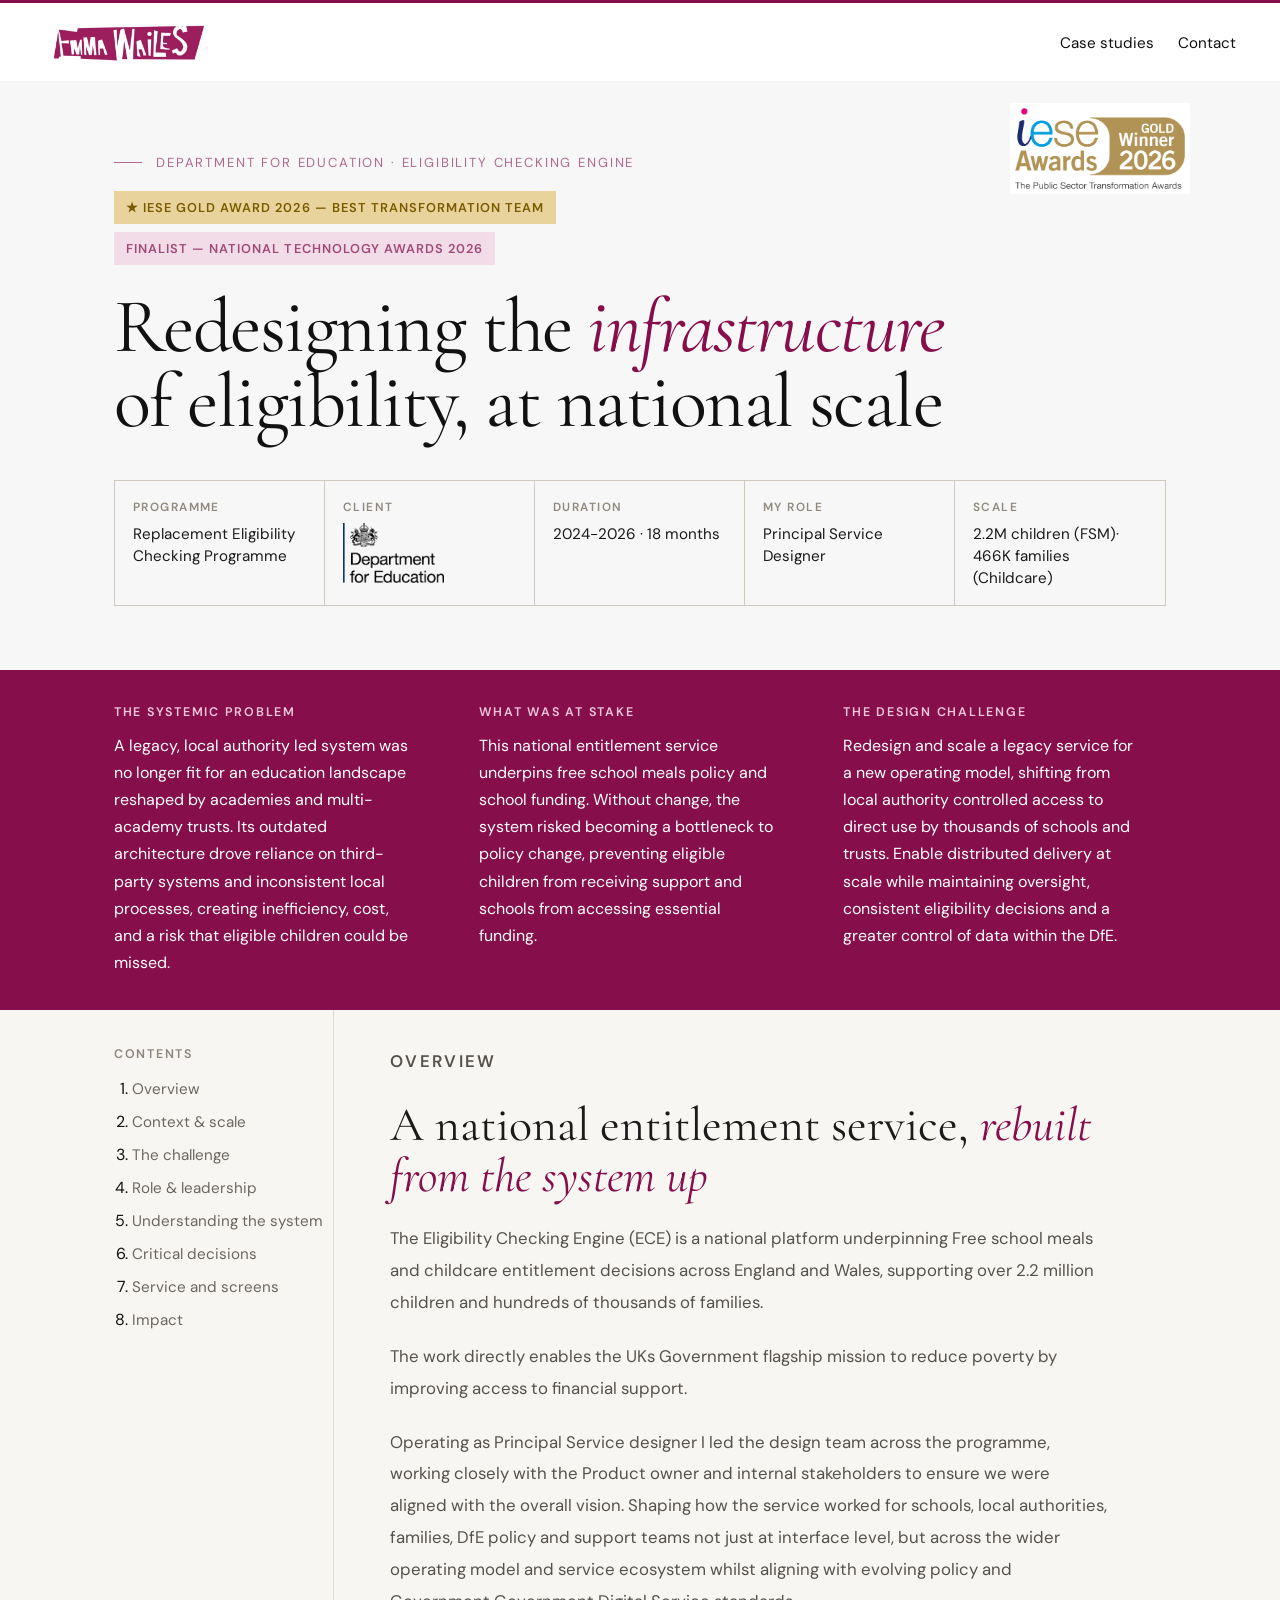
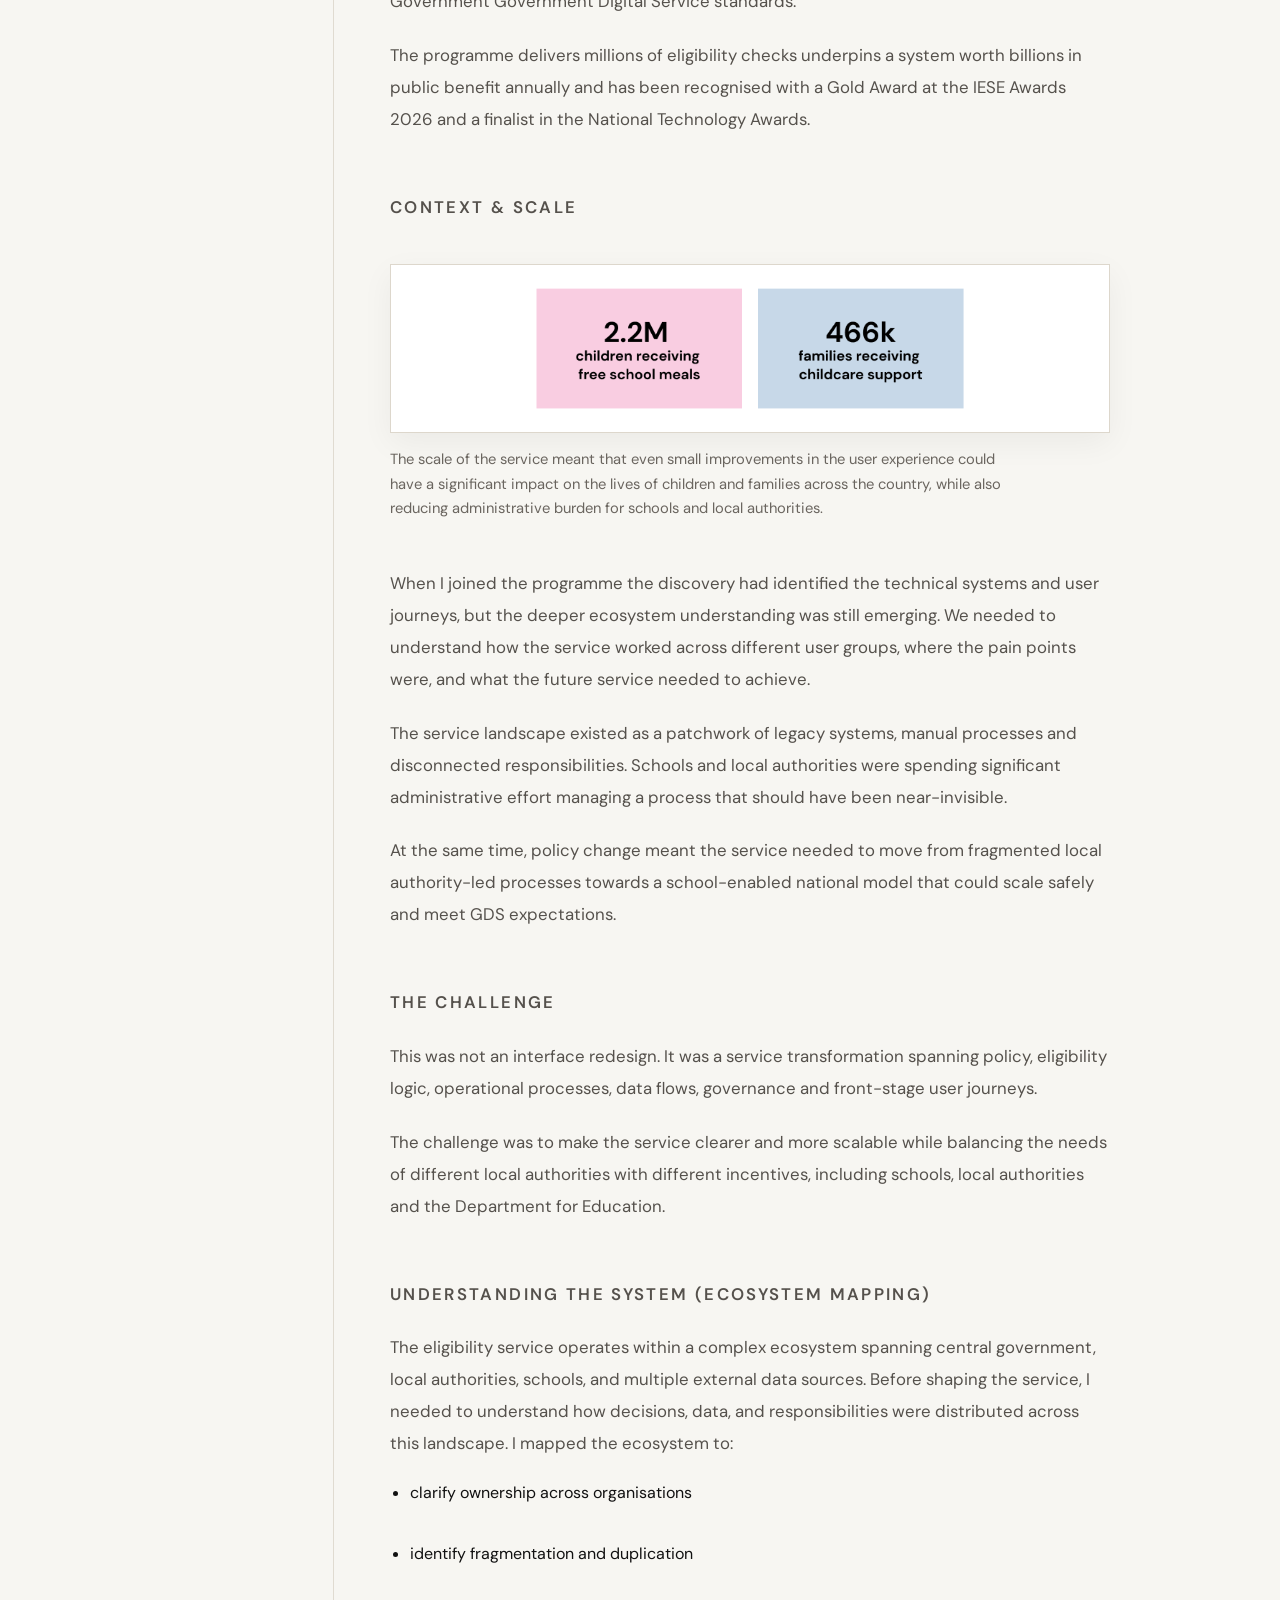
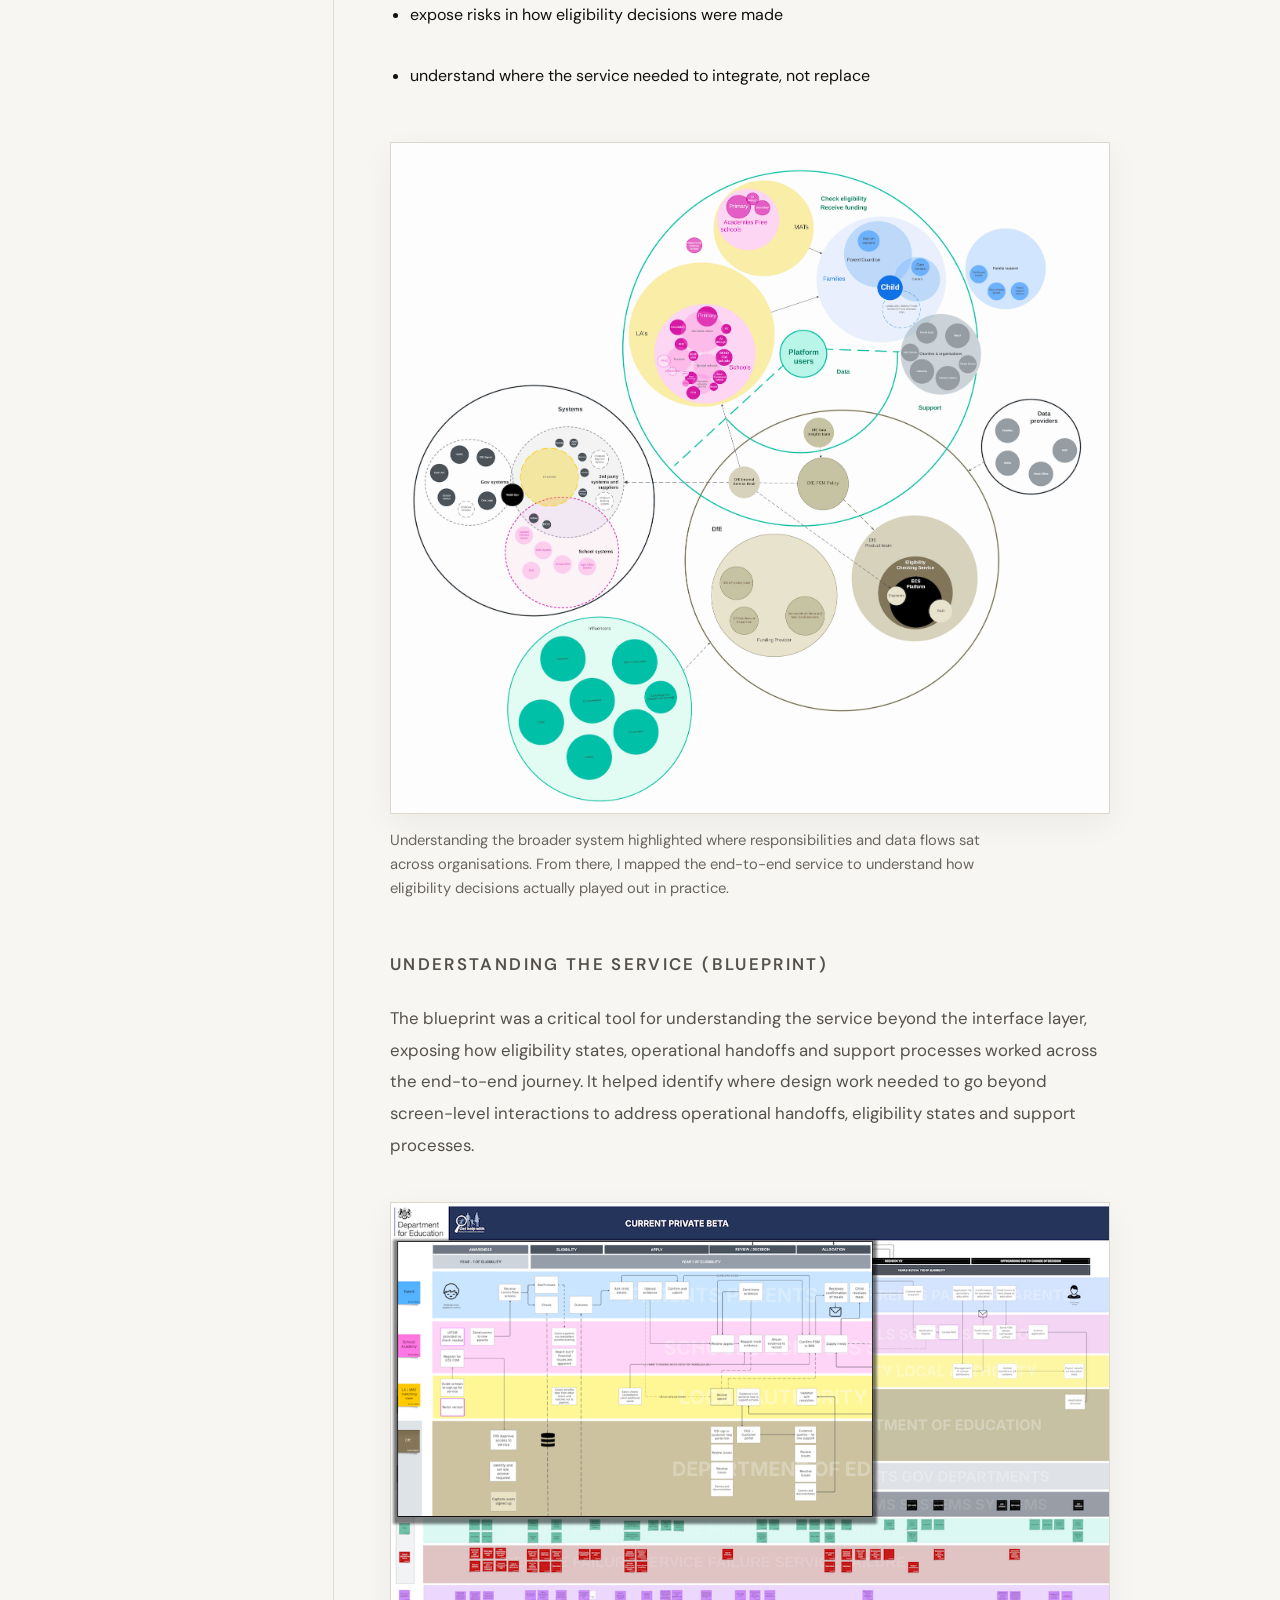
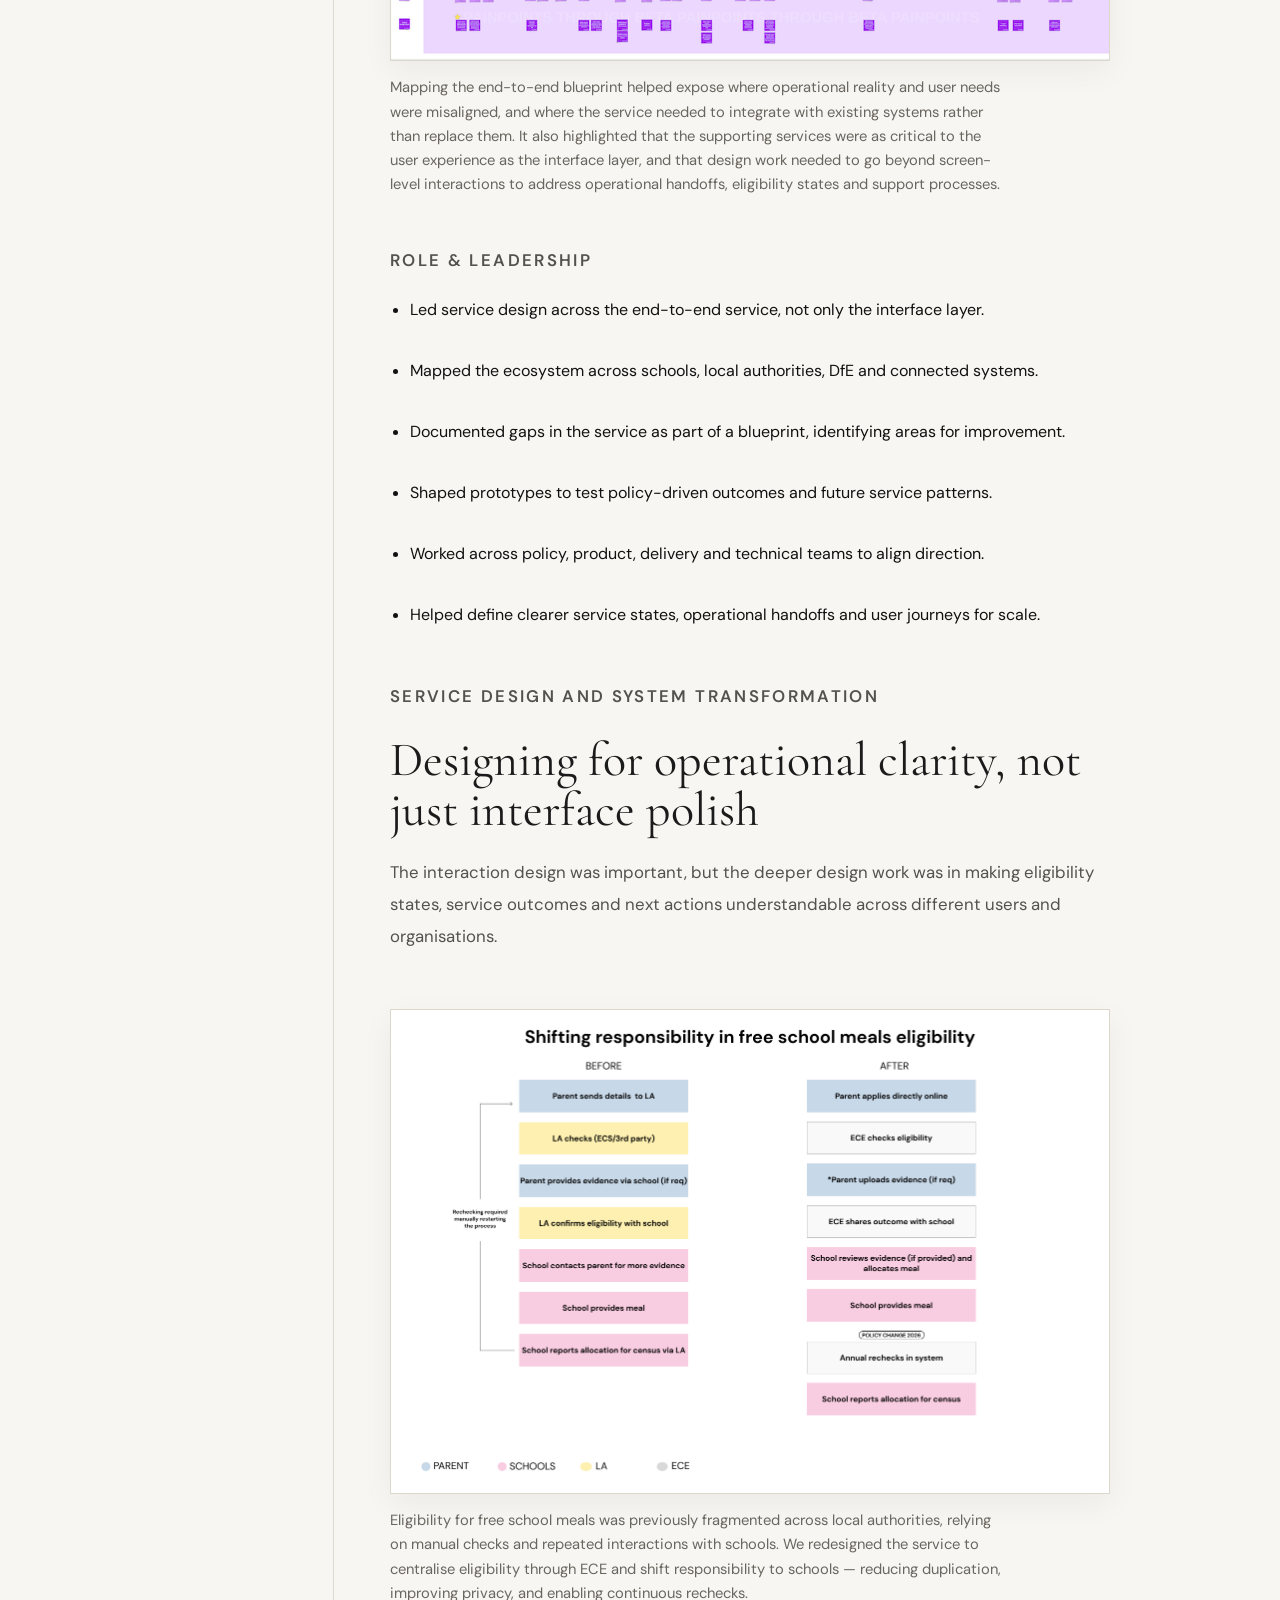
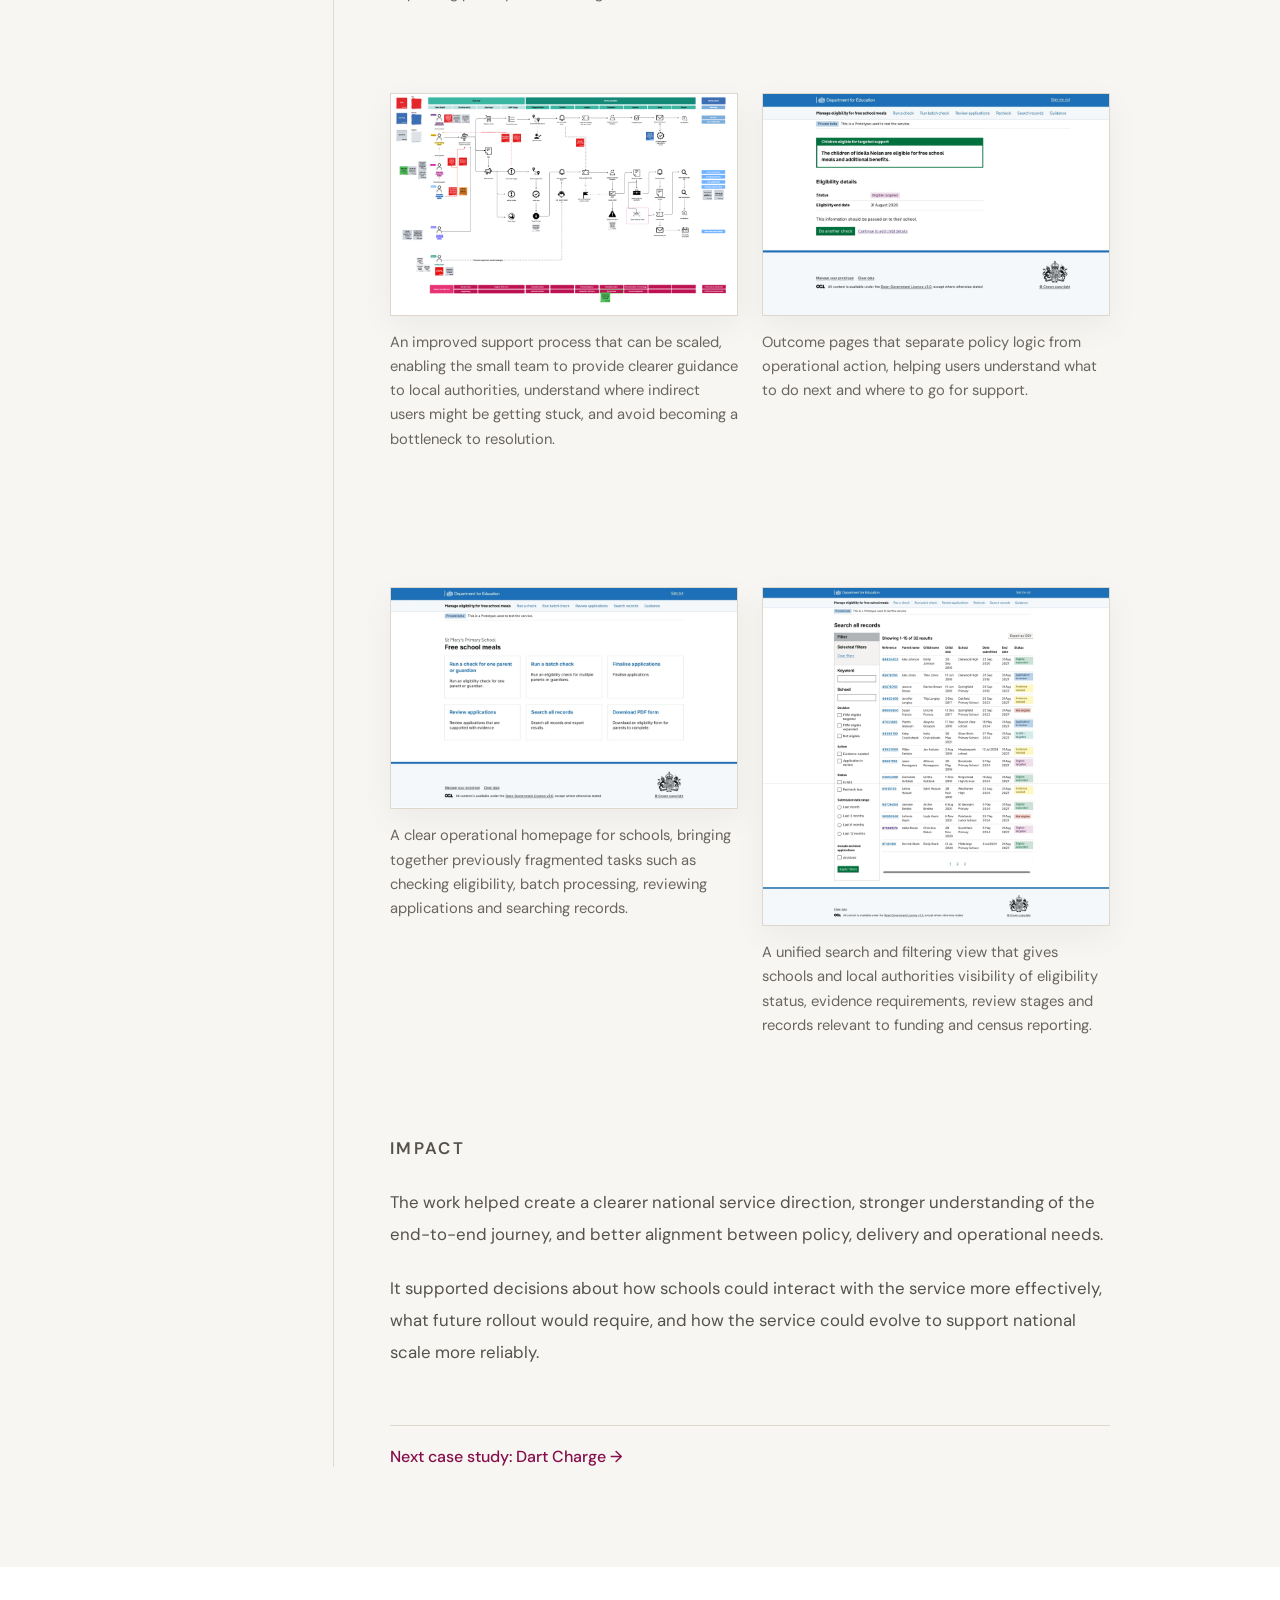
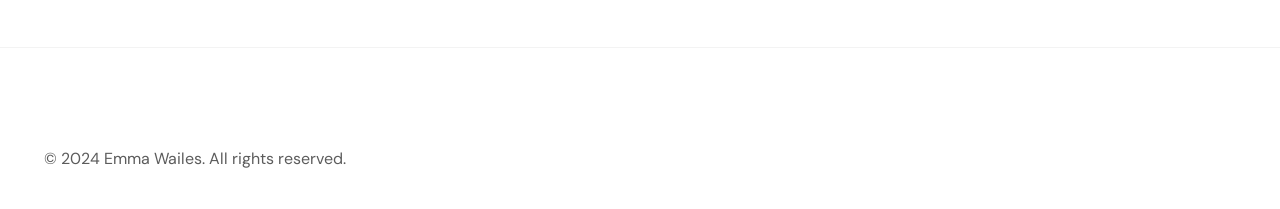
<file: case-study-ece.html>
<!DOCTYPE html>
<html lang="en">

<head>
  <meta charset="UTF-8">
  <meta name="viewport" content="width=device-width, initial-scale=1.0">
  <title>Eligibility Checking Engine | Emma Wailes</title>
  <link rel="preconnect" href="https://fonts.googleapis.com">
  <link rel="preconnect" href="https://fonts.gstatic.com" crossorigin>
  <link
    href="https://fonts.googleapis.com/css2?family=Cormorant+Garamond:wght@300;400;500;600&family=DM+Sans:wght@300;400;500;700&display=swap"
    rel="stylesheet">

  <link rel="stylesheet" href="css/styles.css">
  <link rel="stylesheet" href="css/case-study.css">
</head>

<body>

  <div class="top-accent-bar"></div>

  <nav id="main-nav">
    <div class="container nav-inner">
      <a class="nav-logo" href="index.html">
        <img src="assets/images/logo.jpeg" alt="Emma Wailes logo">
      </a>

      <ul class="nav-links">
        <li><a href="index.html#work">Case studies</a></li>
        <li><a href="contact.html">Contact</a></li>
      </ul>
    </div>
  </nav>

  <main class="case-study-page">

    <section class="case-study-hero">
      <div class="container case-study-hero__container">

        <div class="case-study-hero__award-stamp">
          <img src="assets/images/awards.jpeg" alt="IESE Awards 2026 Gold Winner — Best Transformation Team"
            class="case-study-hero__award-badge">
        </div>

        <p class="case-study-hero__eyebrow">
          <span class="case-study-hero__line"></span>
          Department for Education · Eligibility Checking Engine
        </p>

        <div class="case-study-hero__awards">
          <span class="case-study-hero__award case-study-hero__award--gold">
            ★ IESE Gold Award 2026 — Best Transformation Team
          </span>
          <span class="case-study-hero__award case-study-hero__award--finalist">
            Finalist — National Technology Awards 2026
          </span>
        </div>

        <h1 class="case-study-hero__title">
          Redesigning the <em>infrastructure</em> of eligibility, at national scale
        </h1>


        <div class="case-study-hero__meta-grid">
          <div class="case-study-hero__meta-item">
            <p class="case-study-hero__meta-label">Programme</p>
            <p class="case-study-hero__meta-value">Replacement Eligibility Checking Programme</p>
          </div>
          <div class="case-study-hero__meta-item">
            <p class="case-study-hero__meta-label">Client</p>
            <p class="case-study-hero__meta-value"><img src="/assets/logos/Department_for_Education.png"
                alt="Department for Education" class="meta-logo"></p>
          </div>
          <div class="case-study-hero__meta-item">
            <p class="case-study-hero__meta-label">Duration</p>
            <p class="case-study-hero__meta-value">2024-2026 · 18 months</p>
          </div>
          <div class="case-study-hero__meta-item">
            <p class="case-study-hero__meta-label">My role</p>
            <p class="case-study-hero__meta-value">Principal Service Designer</p>
          </div>
          <div class="case-study-hero__meta-item">
            <p class="case-study-hero__meta-label">Scale</p>
            <p class="case-study-hero__meta-value">2.2M children (FSM)· 466K families (Childcare)</p>
          </div>
        </div>
      </div>
    </section>

    <section class="case-study-framing">
      <div class="container case-study-framing__container">
        <div class="case-study-framing__grid">
          <div class="case-study-framing__card">
            <p class="case-study-framing__label">The systemic problem</p>
            <p class="case-study-framing__text">
              A legacy, local authority led system was no longer fit for an education landscape reshaped by academies
              and multi-academy trusts.
              Its outdated architecture drove reliance on third-party systems and inconsistent local processes, creating
              inefficiency, cost, and a risk that eligible children could be missed. </p>
          </div>

          <div class="case-study-framing__card">
            <p class="case-study-framing__label">What was at stake</p>
            <p class="case-study-framing__text">
              This national entitlement service underpins free school meals policy and school funding.
              Without change, the system risked becoming a bottleneck to policy change, preventing eligible children
              from receiving support and schools from accessing essential funding.</p>
          </div>

          <div class="case-study-framing__card">
            <p class="case-study-framing__label">The design challenge</p>
            <p class="case-study-framing__text">
              Redesign and scale a legacy service for a new operating model, shifting from local authority controlled
              access to direct use by thousands of schools and trusts.
              Enable distributed delivery at scale while maintaining oversight, consistent eligibility decisions and a
              greater control of data within the DfE.
            </p>
          </div>
        </div>
      </div>
    </section>

    <section class="case-study-body">
      <div class="container case-study-body__container">
        <aside class="case-study-toc">
          <p class="case-study-toc__title">Contents</p>
          <ol class="case-study-toc__list">
            <li><a href="#overview">Overview</a></li>
            <li><a href="#context">Context & scale</a></li>
            <li><a href="#challenge">The challenge</a></li>
            <li><a href="#role">Role & leadership</a></li>
            <li><a href="#system">Understanding the system</a></li>
            <li><a href="#decisions">Critical decisions</a></li>
            <li><a href="#screens">Service and screens</a></li>
            <li><a href="#impact">Impact</a></li>
          </ol>
        </aside>

        <article class="case-study-content">
          <section id="overview" class="case-study-section">
            <p class="case-study-section__eyebrow">Overview</p>
            <h2 class="case-study-section__title">
              A national entitlement service, <em>rebuilt from the system up</em>
            </h2>
            <p>

              The Eligibility Checking Engine (ECE) is a national platform underpinning Free school meals and childcare
              entitlement decisions across England and Wales, supporting over 2.2 million children and hundreds of
              thousands of families.</p>
            <p>The work directly enables the UKs Government flagship mission to reduce poverty by improving access to
              financial support.
            </p>

            <p>
              Operating as Principal Service designer I led the design team across the programme, working closely with
              the Product owner and internal stakeholders to ensure we were aligned with the overall vision. Shaping how
              the
              service worked for schools, local authorities, families, DfE policy and support teams not just at
              interface level, but across the wider operating model and service ecosystem whilst aligning with evolving
              policy and
              Government Government Digital Service standards.
            </p>
            <p>
              The programme delivers millions of eligibility checks underpins a system worth billions in public
              benefit annually and has been recognised with a Gold Award at the IESE Awards 2026 and a finalist in the
              National Technology Awards.

            </p>
          </section>

          <section id="context" class="case-study-section">
            <p class="case-study-section__eyebrow">Context & scale</p>

              <figure class="case-study-screen case-study-screen--feature">
            <img src="assets/work/ece/Scale.png" alt="Scale of the challenge: 2.2 million children and 466K families rely on the service for free school meals and childcare funding">
            <figcaption>
              The scale of the service meant that even small improvements in the user experience could have a significant impact on the lives of children and families across the country, while also reducing administrative burden for schools and local authorities.
            </figcaption>
          </figure>

            <p>
              When I joined the programme the discovery had identified the technical systems and user journeys, but the
              deeper ecosystem understanding was still emerging. We needed to understand how the service worked across
              different user groups, where the pain points were, and what the future service needed to achieve.
            </p>
            <p>
              The service landscape existed as a patchwork of legacy systems, manual processes and disconnected
              responsibilities. Schools and local authorities were spending significant administrative effort managing a
              process that should have been near-invisible.
            </p>
            <p>
              At the same time, policy change meant the service needed to move from fragmented local authority-led
              processes towards a school-enabled national model that could scale safely and meet GDS expectations.
            </p>


          </section>

          <section id="challenge" class="case-study-section">
            <p class="case-study-section__eyebrow">The challenge</p>
            <p>
              This was not an interface redesign. It was a service transformation spanning policy, eligibility logic,
              operational processes, data flows, governance and front-stage user journeys.
            </p>
            <p>
              The challenge was to make the service clearer and more scalable while balancing the needs of different
              local authorities with different incentives, including schools, local authorities and the Department for
              Education.
            </p>
          </section>

        


          <section id="challenge" class="case-study-section">
            <p class="case-study-section__eyebrow">Understanding the system (ecosystem mapping)</p>
            <p>
              The eligibility service operates within a complex ecosystem spanning central government, local
              authorities, schools, and multiple external data sources. Before shaping the service, I needed to
              understand how decisions, data, and responsibilities were distributed across this landscape.
              I mapped the ecosystem to:
            </p>
            <ul class="case-study-list">
               <li>clarify ownership across organisations</li>
              <li>identify fragmentation and duplication</li>
              <li>expose risks in how eligibility decisions were made</li>
              <li>understand where the service needed to integrate, not replace</li>
            </ul>
            </p>
          </section>

          <figure class="case-study-screen case-study-screen--feature">
            <img src="assets/work/ece/Beta Ecosystem .png" alt="Eligibility Checking Engine service blueprint">
            <figcaption>
              Understanding the broader system highlighted where responsibilities and data flows sat across organisations. 

From there, I mapped the end-to-end service to understand how eligibility decisions actually played out in practice.
            </figcaption>
          </figure>

              <p class="case-study-section__eyebrow">Understanding the service (blueprint)</p>
            <p>
              The blueprint was a critical tool for understanding the service beyond the interface layer, exposing how eligibility states, operational handoffs and support processes worked across the end-to-end journey. It helped identify where design work needed to go beyond screen-level interactions to address operational handoffs, eligibility states and support processes.

                <p>

            <figure class="case-study-screen case-study-screen--feature">
            <img src="assets/work/ece/combined-bp-ece.png" alt="Eligibility Checking Engine service blueprint">
            <figcaption>
              Mapping the end-to-end blueprint helped expose where operational reality and user needs were misaligned, and where the service needed to integrate with existing systems rather than replace them. It also highlighted that the supporting services were as critical to the user experience as the interface layer, and that design work needed to go beyond screen-level interactions to address operational handoffs, eligibility states and support processes.
            </figcaption>
          </figure>


          <section id="role" class="case-study-section">
            <p class="case-study-section__eyebrow">Role & leadership</p>
            <ul class="case-study-list">
              <li>Led service design across the end-to-end service, not only the interface layer.</li>
              <li>Mapped the ecosystem across schools, local authorities, DfE and connected systems.</li>
              <li>Documented gaps in the service as part of a blueprint, identifying areas for improvement.</li>
              <li>Shaped prototypes to test policy-driven outcomes and future service patterns.</li>
              <li>Worked across policy, product, delivery and technical teams to align direction.</li>
              <li>Helped define clearer service states, operational handoffs and user journeys for scale.</li>
            </ul>
          </section>

          <section id="screens" class="case-study-section">
            <p class="case-study-section__eyebrow">Service design and system transformation</p>
            <h2 class="case-study-section__title">Designing for operational clarity, not just interface polish</h2>
            <p>
              The interaction design was important, but the deeper design work was in making eligibility states, service
              outcomes and next actions understandable across different users and organisations.
            </p>
          </section>


            <figure class="case-study-screen case-study-screen--feature">
            <img src="assets/work/ece/Policy-01.png" alt="Transformed policy logic diagram">
            <figcaption>
              Eligibility for free school meals was previously fragmented across local authorities, relying on manual checks and repeated interactions with schools. We redesigned the service to centralise eligibility through ECE and shift responsibility to schools — reducing duplication, improving privacy, and enabling continuous rechecks.
            </figcaption>
          </figure>
<div class="case-study-screen-grid case-study-screen-grid--2">
  <figure class="case-study-screen">
    <img src="assets/work/ece/Support-processes-ece.png" alt="Eligibility support process diagram">
    <figcaption>
      An improved support process that can be scaled, enabling the small team to provide clearer guidance to
      local authorities, understand where indirect users might be getting stuck, and avoid becoming a bottleneck
      to resolution.
    </figcaption>
  </figure>

  <figure class="case-study-screen">
    <img src="assets/work/ece/outcomes-screens.png" alt="Eligibility outcomes screens wireframe">
    <figcaption>
      Outcome pages that separate policy logic from operational action, helping users understand what to do next
      and where to go for support.
    </figcaption>
  </figure>
</div>

<div class="case-study-screen-grid case-study-screen-grid--2">
  <figure class="case-study-screen">
    <img src="assets/work/ece/Dashboard-schools.png" alt="Schools dashboard wireframe">
    <figcaption>
      A clear operational homepage for schools, bringing together previously fragmented tasks such as checking
      eligibility, batch processing, reviewing applications and searching records.
    </figcaption>
  </figure>

  <figure class="case-study-screen">
    <img src="assets/work/ece/search-screen.png" alt="Eligibility search screen wireframe">
    <figcaption>
      A unified search and filtering view that gives schools and local authorities visibility of eligibility
      status, evidence requirements, review stages and records relevant to funding and census reporting.
    </figcaption>
  </figure>
</div>

          <section id="impact" class="case-study-section">
            <p class="case-study-section__eyebrow">Impact</p>
            <p>
              The work helped create a clearer national service direction, stronger understanding of the end-to-end
              journey, and better alignment between policy, delivery and operational needs.
            </p>
            <p>
              It supported decisions about how schools could interact with the service more effectively, what future
              rollout would require, and how the service could evolve to support national scale more reliably.
            </p>
          </section>

          <div class="case-study-next">
            <a href="case-study-dart.html">Next case study: Dart Charge →</a>
          </div>
        </article>
      </div>
    </section>
  </main>

  <footer>
    <div class="container">
      <p>© 2024 Emma Wailes. All rights reserved.</p>
    </div>
  </footer>

</body>

</html>
</file>
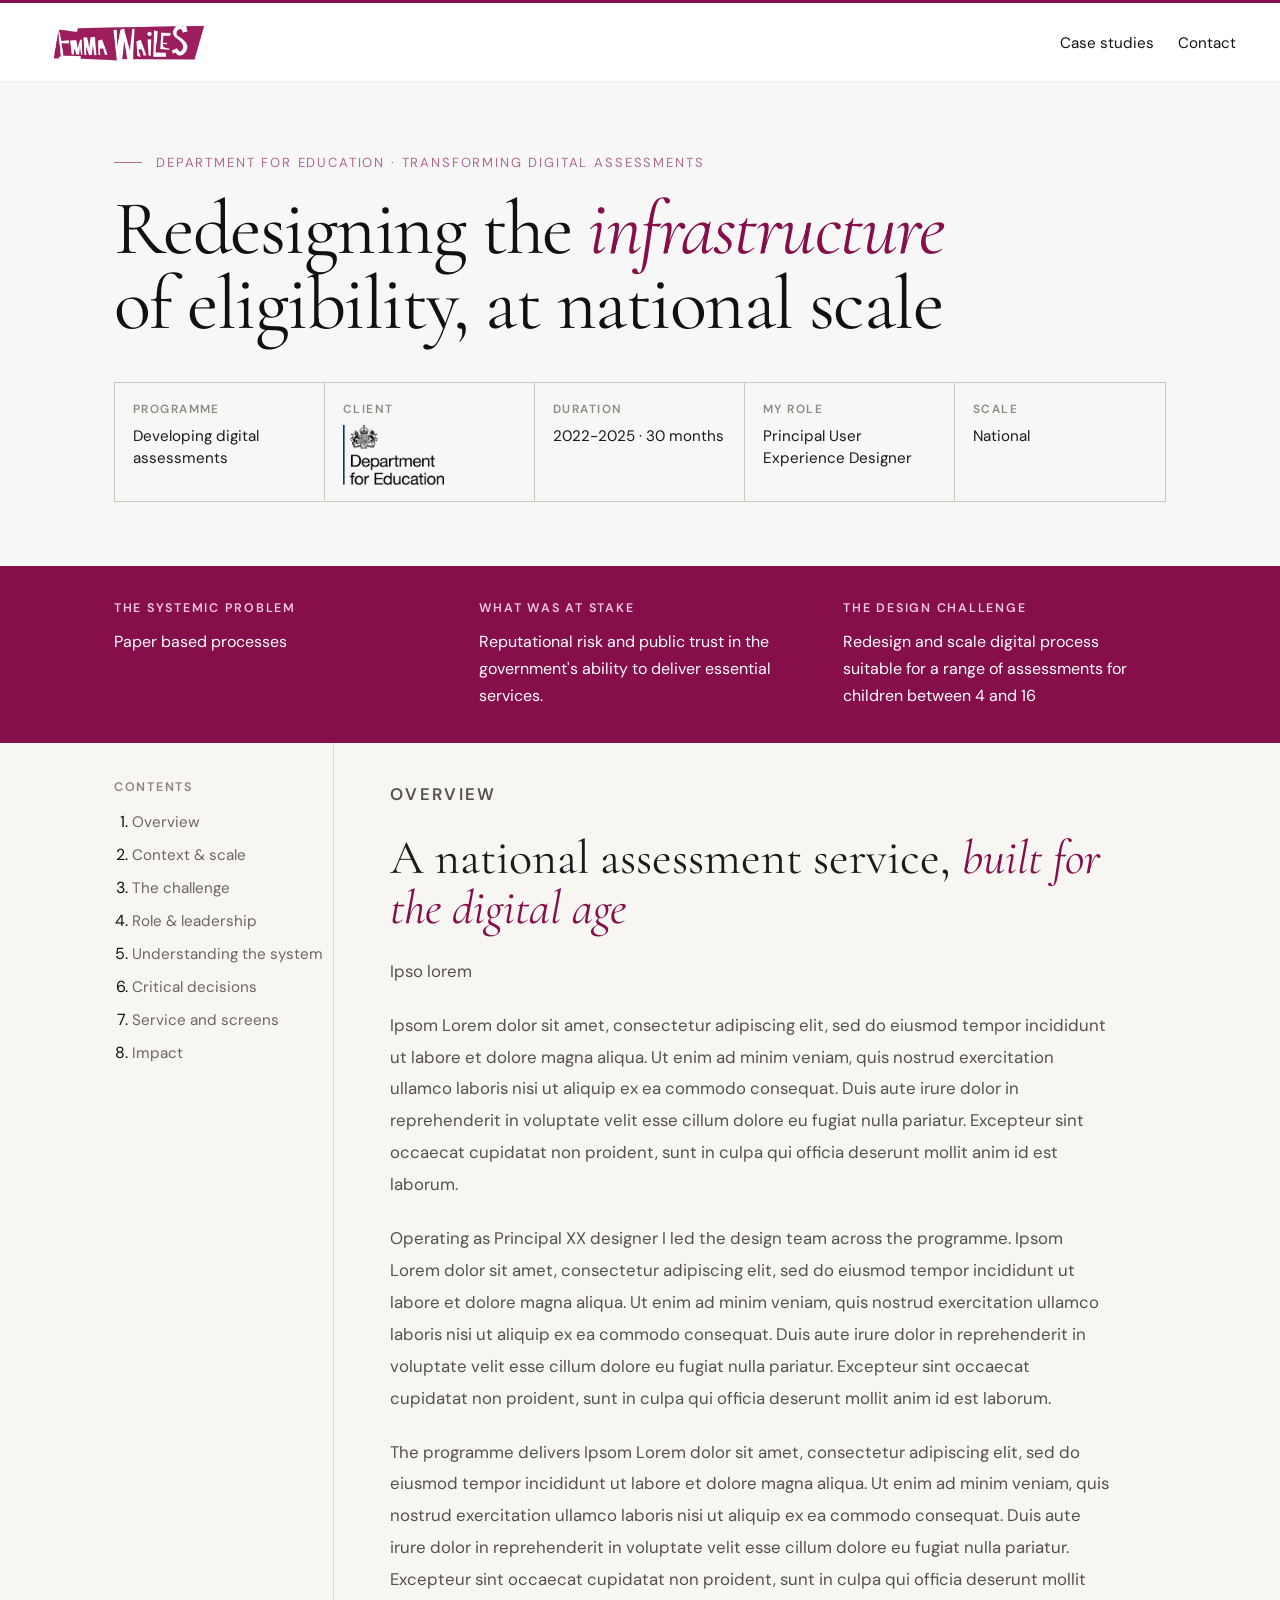
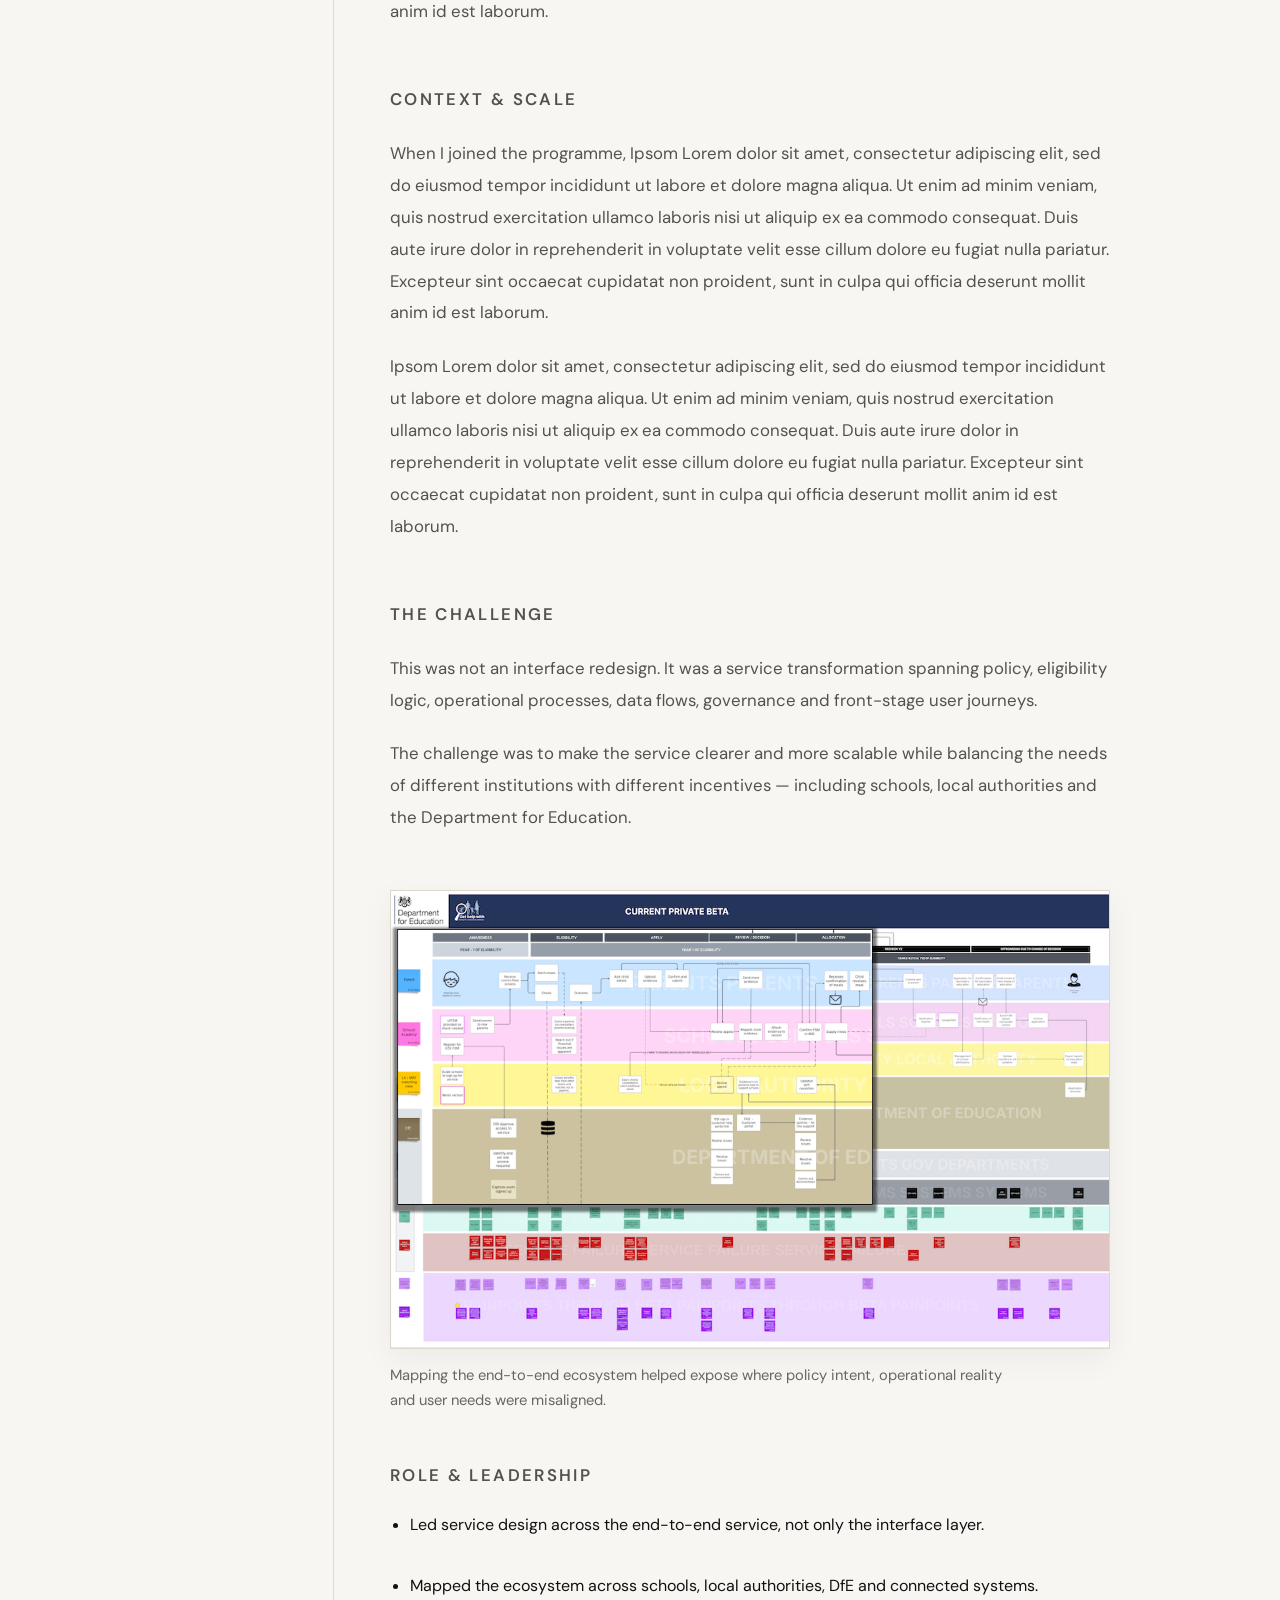
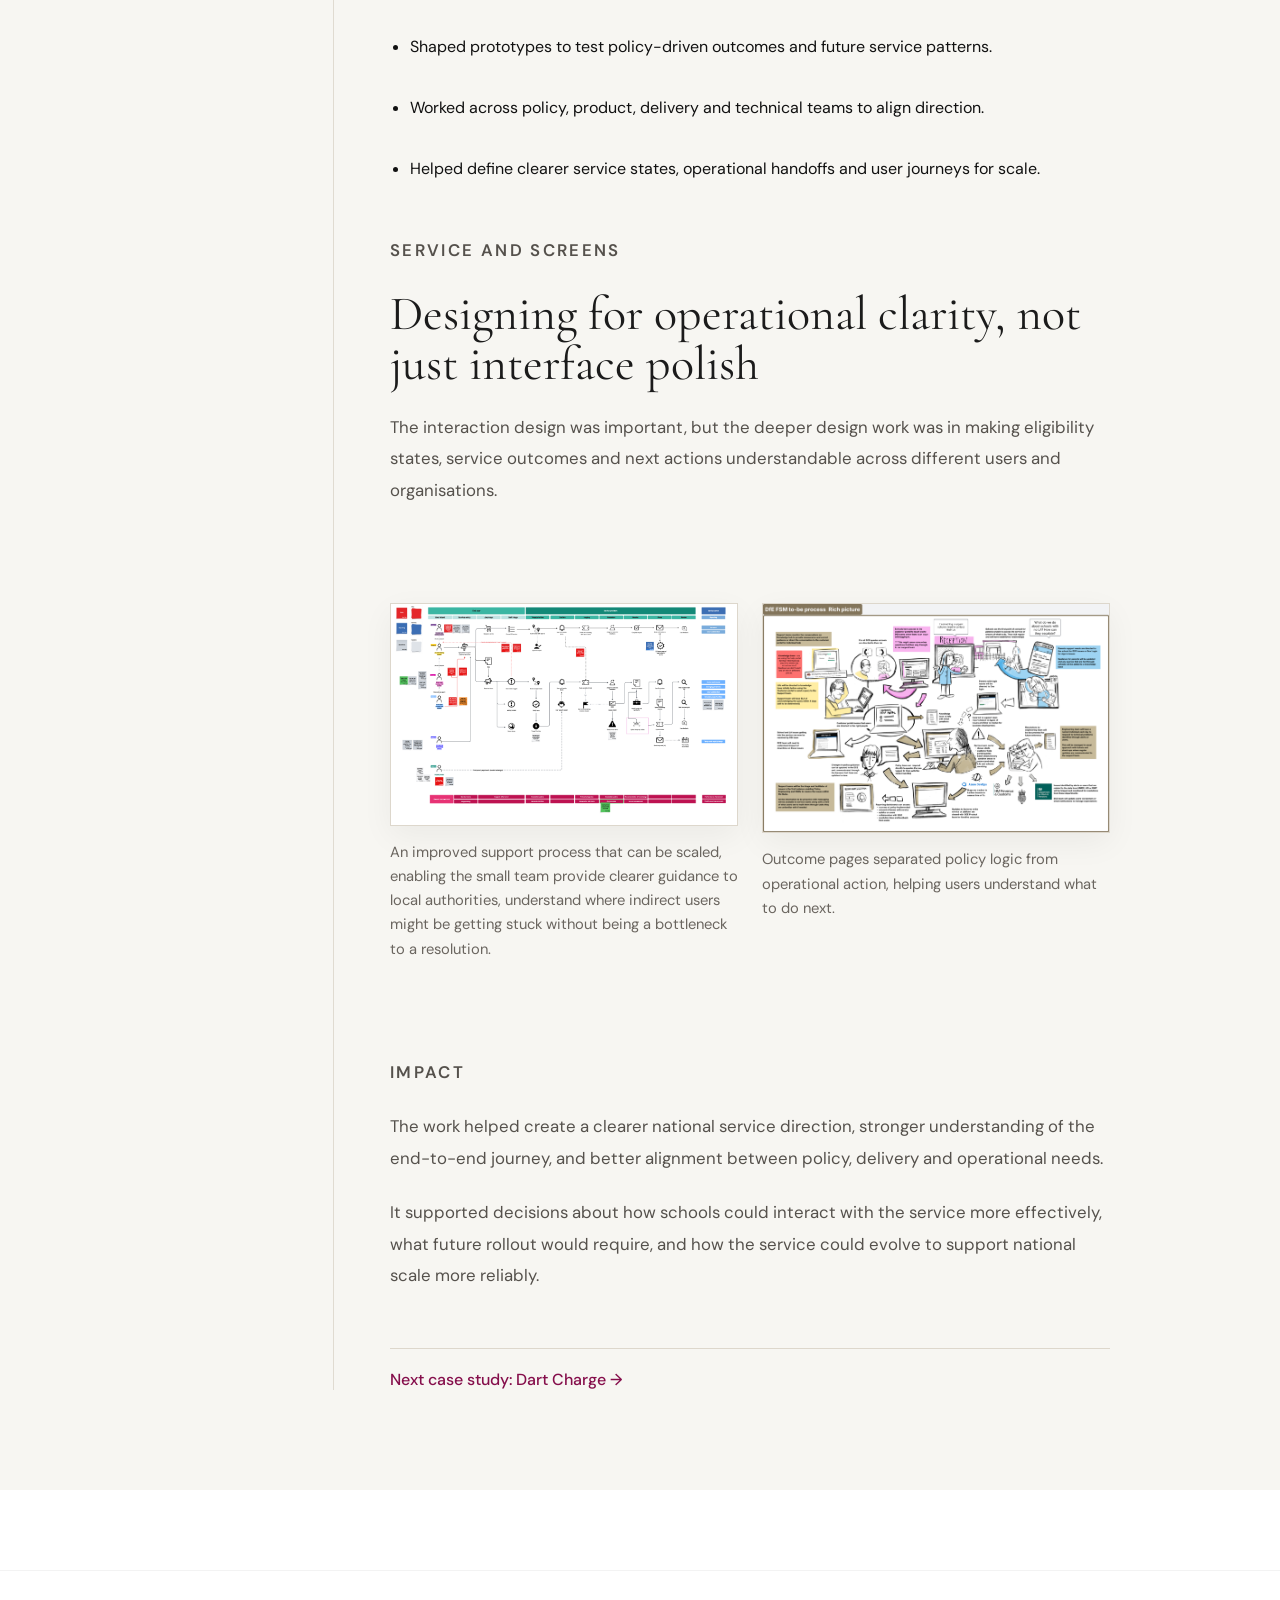
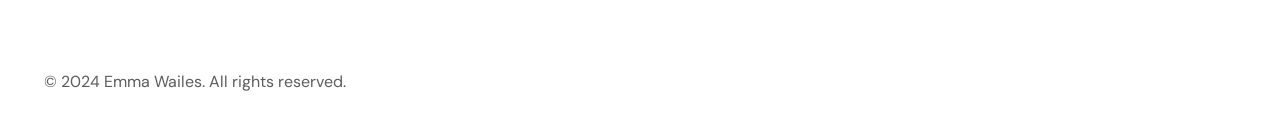
<file: case-study-sta.html>
<!DOCTYPE html>
<html lang="en">

<head>
  <meta charset="UTF-8">
  <meta name="viewport" content="width=device-width, initial-scale=1.0">
  <title>Transforming Digital Assessments | Emma Wailes</title>
  <link rel="preconnect" href="https://fonts.googleapis.com">
  <link rel="preconnect" href="https://fonts.gstatic.com" crossorigin>
  <link
    href="https://fonts.googleapis.com/css2?family=Cormorant+Garamond:wght@300;400;500;600&family=DM+Sans:wght@300;400;500;700&display=swap"
    rel="stylesheet">

  <link rel="stylesheet" href="css/styles.css">
  <link rel="stylesheet" href="css/case-study.css">
</head>

<body>

  <div class="top-accent-bar"></div>

  <nav id="main-nav">
    <div class="container nav-inner">
      <a class="nav-logo" href="index.html">
        <img src="assets/images/logo.jpeg" alt="Emma Wailes logo">
      </a>

      <ul class="nav-links">
        <li><a href="index.html#work">Case studies</a></li>
        <li><a href="contact.html">Contact</a></li>
      </ul>
    </div>
  </nav>

  <main class="case-study-page">

    <section class="case-study-hero">
      <div class="container case-study-hero__container">

        <p class="case-study-hero__eyebrow">
          <span class="case-study-hero__line"></span>
          Department for Education · Transforming Digital Assessments
        </p>
<!-- 
        <div class="case-study-hero__awards">
          <span class="case-study-hero__award case-study-hero__award--gold">
            ★ IESE Gold Award 2026 — Best Transformation Team
          </span>
          <span class="case-study-hero__award case-study-hero__award--finalist">
            Finalist — National Technology Awards 2026
          </span>
        </div> -->

        <h1 class="case-study-hero__title">
          Redesigning the <em>infrastructure</em> of eligibility, at national scale
        </h1>

        <div class="case-study-hero__meta-grid">
          <div class="case-study-hero__meta-item">
            <p class="case-study-hero__meta-label">Programme</p>
            <p class="case-study-hero__meta-value">Developing digital assessments</p>
          </div>
          <div class="case-study-hero__meta-item">
            <p class="case-study-hero__meta-label">Client</p>
            <p class="case-study-hero__meta-value"><img src="/assets/logos/Department_for_Education.png"
                alt="Department for Education" class="meta-logo"></p>
          </div>
          <div class="case-study-hero__meta-item">
            <p class="case-study-hero__meta-label">Duration</p>
            <p class="case-study-hero__meta-value">2022-2025 · 30 months</p>
          </div>
          <div class="case-study-hero__meta-item">
            <p class="case-study-hero__meta-label">My role</p>
            <p class="case-study-hero__meta-value">Principal User Experience Designer</p>
          </div>
          <div class="case-study-hero__meta-item">
            <p class="case-study-hero__meta-label">Scale</p>
            <p class="case-study-hero__meta-value">National</p>
          </div>
        </div>
      </div>
    </section>

    <section class="case-study-framing">
      <div class="container case-study-framing__container">
        <div class="case-study-framing__grid">
          <div class="case-study-framing__card">
            <p class="case-study-framing__label">The systemic problem</p>
            <p class="case-study-framing__text">
              Paper based processes </p>
          </div>

          <div class="case-study-framing__card">
            <p class="case-study-framing__label">What was at stake</p>
            <p class="case-study-framing__text">
              Reputational risk and public trust in the government's ability to deliver essential services.
            </p>
          </div>

          <div class="case-study-framing__card">
            <p class="case-study-framing__label">The design challenge</p>
            <p class="case-study-framing__text">
              Redesign and scale digital process suitable for a range of assessments for children between 4 and 16
            </p>
          </div>
        </div>
      </div>
    </section>

    <section class="case-study-body">
      <div class="container case-study-body__container">
        <aside class="case-study-toc">
          <p class="case-study-toc__title">Contents</p>
          <ol class="case-study-toc__list">
            <li><a href="#overview">Overview</a></li>
            <li><a href="#context">Context & scale</a></li>
            <li><a href="#challenge">The challenge</a></li>
            <li><a href="#role">Role & leadership</a></li>
            <li><a href="#system">Understanding the system</a></li>
            <li><a href="#decisions">Critical decisions</a></li>
            <li><a href="#screens">Service and screens</a></li>
            <li><a href="#impact">Impact</a></li>
          </ol>
        </aside>

        <article class="case-study-content">
          <section id="overview" class="case-study-section">
            <p class="case-study-section__eyebrow">Overview</p>
            <h2 class="case-study-section__title">
              A national assessment service, <em>built for the digital age</em>
            </h2>
            <p>Ipso lorem</p>
            <p>Ipsom Lorem dolor sit amet, consectetur adipiscing elit, sed do eiusmod tempor incididunt ut labore et dolore
              magna aliqua. Ut enim ad minim veniam, quis nostrud exercitation ullamco laboris nisi ut aliquip ex ea
              commodo consequat. Duis aute irure dolor in reprehenderit in voluptate velit esse cillum dolore eu
              fugiat nulla pariatur. Excepteur sint occaecat cupidatat non proident, sunt in culpa qui officia
              deserunt mollit anim id est laborum.</p>
            </p>

            <p>
              Operating as Principal XX designer I led the design team across the programme. Ipsom Lorem dolor sit amet, consectetur adipiscing elit, sed do eiusmod tempor incididunt ut labore et dolore
              magna aliqua. Ut enim ad minim veniam, quis nostrud exercitation ullamco laboris nisi ut aliquip ex ea
              commodo consequat. Duis aute irure dolor in reprehenderit in voluptate velit esse cillum dolore eu
              fugiat nulla pariatur. Excepteur sint occaecat cupidatat non proident, sunt in culpa qui officia
              deserunt mollit anim id est laborum.
            </p>
            <p>
              The programme delivers Ipsom Lorem dolor sit amet, consectetur adipiscing elit, sed do eiusmod tempor incididunt ut labore et dolore
              magna aliqua. Ut enim ad minim veniam, quis nostrud exercitation ullamco laboris nisi ut aliquip ex ea
              commodo consequat. Duis aute irure dolor in reprehenderit in voluptate velit esse cillum dolore eu
              fugiat nulla pariatur. Excepteur sint occaecat cupidatat non proident, sunt in culpa qui officia
              deserunt mollit anim id est laborum.

            </p>
          </section>

          <section id="context" class="case-study-section">
            <p class="case-study-section__eyebrow">Context & scale</p>
            <p>
              When I joined the programme, Ipsom Lorem dolor sit amet, consectetur adipiscing elit, sed do eiusmod tempor incididunt ut labore et dolore
              magna aliqua. Ut enim ad minim veniam, quis nostrud exercitation ullamco laboris nisi ut aliquip ex ea
              commodo consequat. Duis aute irure dolor in reprehenderit in voluptate velit esse cillum dolore eu
              fugiat nulla pariatur. Excepteur sint occaecat cupidatat non proident, sunt in culpa qui officia
              deserunt mollit anim id est laborum.
            </p>
            <p>
              Ipsom Lorem dolor sit amet, consectetur adipiscing elit, sed do eiusmod tempor incididunt ut labore et dolore
              magna aliqua. Ut enim ad minim veniam, quis nostrud exercitation ullamco laboris nisi ut aliquip ex ea
              commodo consequat. Duis aute irure dolor in reprehenderit in voluptate velit esse cillum dolore eu
              fugiat nulla pariatur. Excepteur sint occaecat cupidatat non proident, sunt in culpa qui officia
              deserunt mollit anim id est laborum.
            </p>
          </section>

          <section id="challenge" class="case-study-section">
            <p class="case-study-section__eyebrow">The challenge</p>
            <p>
              This was not an interface redesign. It was a service transformation spanning policy, eligibility logic,
              operational processes, data flows, governance and front-stage user journeys.
            </p>
            <p>
              The challenge was to make the service clearer and more scalable while balancing the needs of different
              institutions with different incentives — including schools, local authorities and the Department for
              Education.
            </p>
          </section>

          <figure class="case-study-screen case-study-screen--feature">
            <img src="assets/work/ece/combined-bp-ece.png" alt="Eligibility Checking Engine service blueprint">
            <figcaption>
              Mapping the end-to-end ecosystem helped expose where policy intent, operational reality and user needs
              were misaligned.
            </figcaption>
          </figure>

          <section id="role" class="case-study-section">
            <p class="case-study-section__eyebrow">Role & leadership</p>
            <ul class="case-study-list">
              <li>Led service design across the end-to-end service, not only the interface layer.</li>
              <li>Mapped the ecosystem across schools, local authorities, DfE and connected systems.</li>
              <li>Shaped prototypes to test policy-driven outcomes and future service patterns.</li>
              <li>Worked across policy, product, delivery and technical teams to align direction.</li>
              <li>Helped define clearer service states, operational handoffs and user journeys for scale.</li>
            </ul>
          </section>

          <section id="screens" class="case-study-section">
            <p class="case-study-section__eyebrow">Service and screens</p>
            <h2 class="case-study-section__title">Designing for operational clarity, not just interface polish</h2>
            <p>
              The interaction design was important, but the deeper design work was in making eligibility states, service
              outcomes and next actions understandable across different users and organisations.
            </p>
          </section>

          <div class="case-study-screen-grid case-study-screen-grid--2">
            <figure class="case-study-screen">
              <img src="assets/work/ece/Support-processes-ece.png" alt="Eligibility support process diagram">
              <figcaption>
                An improved support process that can be scaled, enabling the small team provide clearer guidance to local authorities, understand where indirect users might be getting stuck without being a bottleneck to a resolution.
              </figcaption>
            </figure>

            <figure class="case-study-screen">
              <img src="assets/work/ece/Support-flow.png" alt="Application outcome screen">
              <figcaption>
                Outcome pages separated policy logic from operational action, helping users understand what to do next.
              </figcaption>
            </figure>
          </div>

          <section id="impact" class="case-study-section">
            <p class="case-study-section__eyebrow">Impact</p>
            <p>
              The work helped create a clearer national service direction, stronger understanding of the end-to-end
              journey, and better alignment between policy, delivery and operational needs.
            </p>
            <p>
              It supported decisions about how schools could interact with the service more effectively, what future
              rollout would require, and how the service could evolve to support national scale more reliably.
            </p>
          </section>

          <div class="case-study-next">
            <a href="case-study-dart.html">Next case study: Dart Charge →</a>
          </div>
        </article>
      </div>
    </section>
  </main>

  <footer>
    <div class="container">
      <p>© 2024 Emma Wailes. All rights reserved.</p>
    </div>
  </footer>

</body>

</html>
</file>
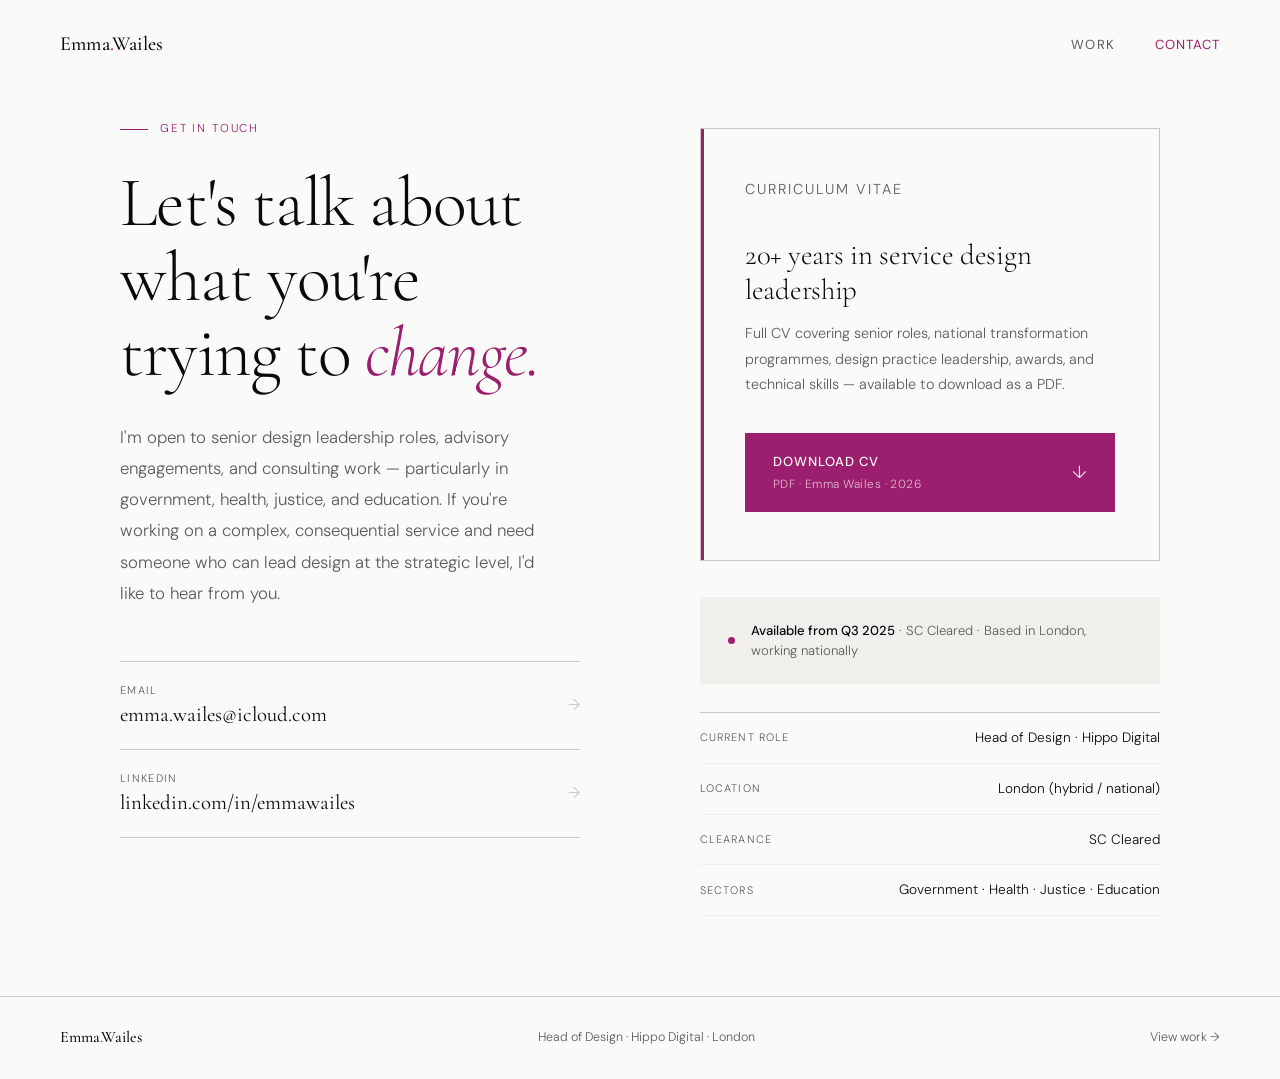
<file: contact-1old.html>
<!DOCTYPE html>
<html lang="en">
<head>
<meta charset="UTF-8">
<meta name="viewport" content="width=device-width, initial-scale=1.0">
<title>Contact · Emma Wailes</title>
<link rel="preconnect" href="https://fonts.googleapis.com">
<link rel="preconnect" href="https://fonts.gstatic.com" crossorigin>
<link href="https://fonts.googleapis.com/css2?family=Cormorant+Garamond:ital,wght@0,300;0,400;0,500;1,300;1,400&family=DM+Sans:ital,opsz,wght@0,9..40,300;0,9..40,400;0,9..40,500;1,9..40,300&display=swap" rel="stylesheet">
<style>
  :root {
    --black: #0A0A0A;
    --white: #FAFAF8;
    --grey-light: #F0EFEB;
    --grey-mid: #C8C7C2;
    --grey-text: #5C5C58;
    --accent: #9B1F6E;
    --accent-light: #F5E8F1;
    --serif: 'Cormorant Garamond', Georgia, serif;
    --sans: 'DM Sans', system-ui, sans-serif;
  }

  *, *::before, *::after { box-sizing: border-box; margin: 0; padding: 0; }
  html { scroll-behavior: smooth; font-size: 16px; }

  body {
    background: var(--white);
    color: var(--black);
    font-family: var(--sans);
    font-weight: 300;
    line-height: 1.6;
    -webkit-font-smoothing: antialiased;
    min-height: 100vh;
    display: flex;
    flex-direction: column;
  }

  /* ── NAV ── */
  nav {
    position: fixed;
    top: 0; left: 0; right: 0;
    z-index: 100;
    display: flex;
    align-items: center;
    justify-content: space-between;
    padding: 28px 60px;
    background: var(--white);
    border-bottom: 1px solid transparent;
    transition: border-color 0.3s, padding 0.3s;
  }
  nav.scrolled { border-color: var(--grey-mid); padding: 18px 60px; }

  .nav-logo {
    font-family: var(--serif);
    font-size: 1.25rem;
    font-weight: 500;
    letter-spacing: 0.01em;
    color: var(--black);
    text-decoration: none;
  }
  .nav-logo span { color: var(--accent); }

  .nav-links {
    display: flex;
    gap: 40px;
    list-style: none;
    align-items: center;
  }
  .nav-links a {
    font-size: 0.82rem;
    font-weight: 400;
    letter-spacing: 0.08em;
    text-transform: uppercase;
    color: var(--grey-text);
    text-decoration: none;
    transition: color 0.2s;
  }
  .nav-links a:hover { color: var(--black); }
  .nav-links a.active { color: var(--accent); }

  /* ── MAIN ── */
  main {
    flex: 1;
    display: flex;
    align-items: center;
    padding: 120px 60px 80px;
    max-width: 1160px;
    margin: 0 auto;
    width: 100%;
  }

  .contact-layout {
    display: grid;
    grid-template-columns: 1fr 1fr;
    gap: 120px;
    align-items: start;
    width: 100%;
  }

  /* ── LEFT ── */
  .contact-left {}

  .eyebrow {
    font-size: 0.72rem;
    letter-spacing: 0.16em;
    text-transform: uppercase;
    color: var(--accent);
    margin-bottom: 28px;
    display: flex;
    align-items: center;
    gap: 12px;
  }
  .eyebrow::before {
    content: '';
    width: 28px;
    height: 1px;
    background: var(--accent);
  }

  h1 {
    font-family: var(--serif);
    font-size: clamp(3rem, 5.5vw, 5rem);
    font-weight: 300;
    line-height: 1.06;
    letter-spacing: -0.015em;
    margin-bottom: 32px;
  }
  h1 em { font-style: italic; color: var(--accent); }

  .contact-desc {
    font-size: 1.05rem;
    line-height: 1.85;
    color: var(--grey-text);
    max-width: 440px;
    margin-bottom: 52px;
  }

  /* ── CONTACT LINKS ── */
  .contact-links { display: flex; flex-direction: column; }

  .contact-link {
    display: flex;
    align-items: center;
    justify-content: space-between;
    padding: 20px 0;
    border-bottom: 1px solid var(--grey-mid);
    text-decoration: none;
    transition: color 0.2s, border-color 0.2s;
    color: var(--black);
  }
  .contact-link:first-child { border-top: 1px solid var(--grey-mid); }
  .contact-link:hover { color: var(--accent); border-bottom-color: var(--accent); }
  .contact-link:first-child:hover { border-top-color: var(--accent); }

  .contact-link-label {
    font-size: 0.68rem;
    letter-spacing: 0.12em;
    text-transform: uppercase;
    color: var(--grey-text);
    margin-bottom: 4px;
    display: block;
    transition: color 0.2s;
  }
  .contact-link:hover .contact-link-label { color: var(--accent); }

  .contact-link-value {
    font-family: var(--serif);
    font-size: 1.3rem;
    font-weight: 400;
    line-height: 1;
  }

  .contact-link-arrow {
    font-size: 1rem;
    color: var(--grey-mid);
    transition: transform 0.25s, color 0.2s;
    flex-shrink: 0;
    margin-left: 24px;
  }
  .contact-link:hover .contact-link-arrow {
    transform: translateX(5px);
    color: var(--accent);
  }

  /* ── RIGHT ── */
  .contact-right {
    padding-top: 8px;
  }

  /* ── CV CARD ── */
  .cv-card {
    border: 1px solid var(--grey-mid);
    padding: 48px 44px;
    margin-bottom: 36px;
    position: relative;
    overflow: hidden;
  }
  .cv-card::before {
    content: '';
    position: absolute;
    top: 0; left: 0;
    width: 3px;
    height: 100%;
    background: var(--accent);
  }

  .cv-card-eyebrow {
    font-size: 0.68rem;
    letter-spacing: 0.14em;
    text-transform: uppercase;
    color: var(--accent);
    margin-bottom: 16px;
  }

  .cv-card h2 {
    font-family: var(--serif);
    font-size: 1.8rem;
    font-weight: 300;
    line-height: 1.2;
    margin-bottom: 14px;
    letter-spacing: -0.01em;
  }

  .cv-card p {
    font-size: 0.9rem;
    line-height: 1.75;
    color: var(--grey-text);
    margin-bottom: 36px;
  }

  .btn-download {
    display: flex;
    align-items: center;
    justify-content: space-between;
    gap: 16px;
    background: var(--accent);
    color: var(--white);
    text-decoration: none;
    padding: 18px 28px;
    transition: opacity 0.2s;
    width: 100%;
  }
  .btn-download:hover { opacity: 0.88; }

  .btn-download-label {
    display: flex;
    flex-direction: column;
    gap: 3px;
    text-align: left;
  }
  .btn-download-primary {
    font-size: 0.82rem;
    font-weight: 500;
    letter-spacing: 0.08em;
    text-transform: uppercase;
  }
  .btn-download-secondary {
    font-size: 0.74rem;
    opacity: 0.7;
    font-weight: 300;
    letter-spacing: 0.04em;
  }

  .btn-download-icon {
    font-size: 1.1rem;
    flex-shrink: 0;
    opacity: 0.9;
  }

  /* ── AVAILABILITY STRIP ── */
  .availability {
    background: var(--grey-light);
    padding: 24px 28px;
    display: flex;
    align-items: center;
    gap: 16px;
  }
  .availability-dot {
    width: 7px;
    height: 7px;
    background: var(--accent);
    border-radius: 50%;
    flex-shrink: 0;
    animation: pulse 2.4s ease-in-out infinite;
  }
  @keyframes pulse {
    0%, 100% { opacity: 1; transform: scale(1); }
    50% { opacity: 0.4; transform: scale(0.85); }
  }
  .availability-text {
    font-size: 0.82rem;
    color: var(--grey-text);
    line-height: 1.5;
  }
  .availability-text strong { color: var(--black); font-weight: 500; }

  /* ── META DETAILS ── */
  .meta-details {
    margin-top: 28px;
    border-top: 1px solid var(--grey-mid);
  }
  .meta-row {
    display: flex;
    justify-content: space-between;
    align-items: center;
    padding: 14px 0;
    border-bottom: 1px solid var(--grey-light);
    font-size: 0.85rem;
  }
  .meta-label {
    font-size: 0.68rem;
    letter-spacing: 0.1em;
    text-transform: uppercase;
    color: var(--grey-text);
  }
  .meta-value { color: var(--black); }

  /* ── FOOTER ── */
  footer {
    border-top: 1px solid var(--grey-mid);
    padding: 28px 60px;
    display: flex;
    justify-content: space-between;
    align-items: center;
    font-size: 0.78rem;
    color: var(--grey-text);
  }
  .footer-logo { font-family: var(--serif); font-size: 1rem; font-weight: 500; color: var(--black); }
  .footer-logo span { color: var(--accent); }
  footer a {
    color: var(--grey-text);
    text-decoration: none;
    transition: color 0.2s;
  }
  footer a:hover { color: var(--accent); }

  /* ── ANIMATION ── */
  @keyframes fadeUp {
    from { opacity: 0; transform: translateY(16px); }
    to { opacity: 1; transform: translateY(0); }
  }
  main { animation: fadeUp 0.5s ease forwards; }

  /* ── RESPONSIVE ── */
  @media (max-width: 900px) {
    nav { padding: 22px 32px; }
    nav.scrolled { padding: 15px 32px; }
    main { padding: 100px 32px 60px; }
    footer { padding: 24px 32px; }
    .contact-layout { grid-template-columns: 1fr; gap: 60px; }
    .contact-desc { max-width: none; }
  }
  @media (max-width: 600px) {
    nav { padding: 20px 24px; }
    main { padding: 100px 24px 60px; }
    footer { padding: 24px 24px; flex-direction: column; gap: 12px; text-align: center; }
    .nav-links { gap: 20px; }
    h1 { font-size: 2.6rem; }
    .cv-card { padding: 36px 28px; }
  }
</style>
</head>
<body>

<!-- NAV -->
<nav id="main-nav">
  <a class="nav-logo" href="index.html">Emma<span>.</span>Wailes</a>
  <ul class="nav-links">
    <li><a href="index.html">Work</a></li>
    <li><a href="contact.html" class="active">Contact</a></li>
  </ul>
</nav>

<main>
  <div class="contact-layout">

    <!-- LEFT: HEADING + LINKS -->
    <div class="contact-left">
      <p class="eyebrow">Get in touch</p>

      <h1>Let's talk about what you're trying to <em>change.</em></h1>

      <p class="contact-desc">
        I'm open to senior design leadership roles, advisory engagements, and consulting work — particularly in government, health, justice, and education. If you're working on a complex, consequential service and need someone who can lead design at the strategic level, I'd like to hear from you.
      </p>

      <div class="contact-links">
        <a class="contact-link" href="mailto:emma.wailes@icloud.com">
          <div>
            <span class="contact-link-label">Email</span>
            <span class="contact-link-value">emma.wailes@icloud.com</span>
          </div>
          <span class="contact-link-arrow">→</span>
        </a>
        <a class="contact-link" href="https://linkedin.com/in/emmawailes" target="_blank" rel="noopener">
          <div>
            <span class="contact-link-label">LinkedIn</span>
            <span class="contact-link-value">linkedin.com/in/emmawailes</span>
          </div>
          <span class="contact-link-arrow">→</span>
        </a>
      </div>
    </div>

    <!-- RIGHT: CV + DETAILS -->
    <div class="contact-right">

      <div class="cv-card">
        <p class="cv-card-eyebrow">Curriculum Vitae</p>
        <h2>20+ years in service design leadership</h2>
        <p>Full CV covering senior roles, national transformation programmes, design practice leadership, awards, and technical skills — available to download as a PDF.</p>

        <a class="btn-download" href="Emma_Wailes2026_CV_Service_Designer.pdf" download>
          <div class="btn-download-label">
            <span class="btn-download-primary">Download CV</span>
            <span class="btn-download-secondary">PDF · Emma Wailes · 2026</span>
          </div>
          <span class="btn-download-icon">↓</span>
        </a>
      </div>

      <div class="availability">
        <span class="availability-dot"></span>
        <p class="availability-text">
          <strong>Available from Q3 2025</strong> · SC Cleared · Based in London, working nationally
        </p>
      </div>

      <div class="meta-details">
        <div class="meta-row">
          <span class="meta-label">Current role</span>
          <span class="meta-value">Head of Design · Hippo Digital</span>
        </div>
        <div class="meta-row">
          <span class="meta-label">Location</span>
          <span class="meta-value">London (hybrid / national)</span>
        </div>
        <div class="meta-row">
          <span class="meta-label">Clearance</span>
          <span class="meta-value">SC Cleared</span>
        </div>
        <div class="meta-row">
          <span class="meta-label">Sectors</span>
          <span class="meta-value">Government · Health · Justice · Education</span>
        </div>
      </div>

    </div>
  </div>
</main>

<footer>
  <span class="footer-logo">Emma<span>.</span>Wailes</span>
  <span>Head of Design · Hippo Digital · London</span>
  <a href="index.html">View work →</a>
</footer>

<script>
  window.addEventListener('scroll', () => {
    document.getElementById('main-nav').classList.toggle('scrolled', window.scrollY > 40);
  });
</script>

</body>
</html>
</file>
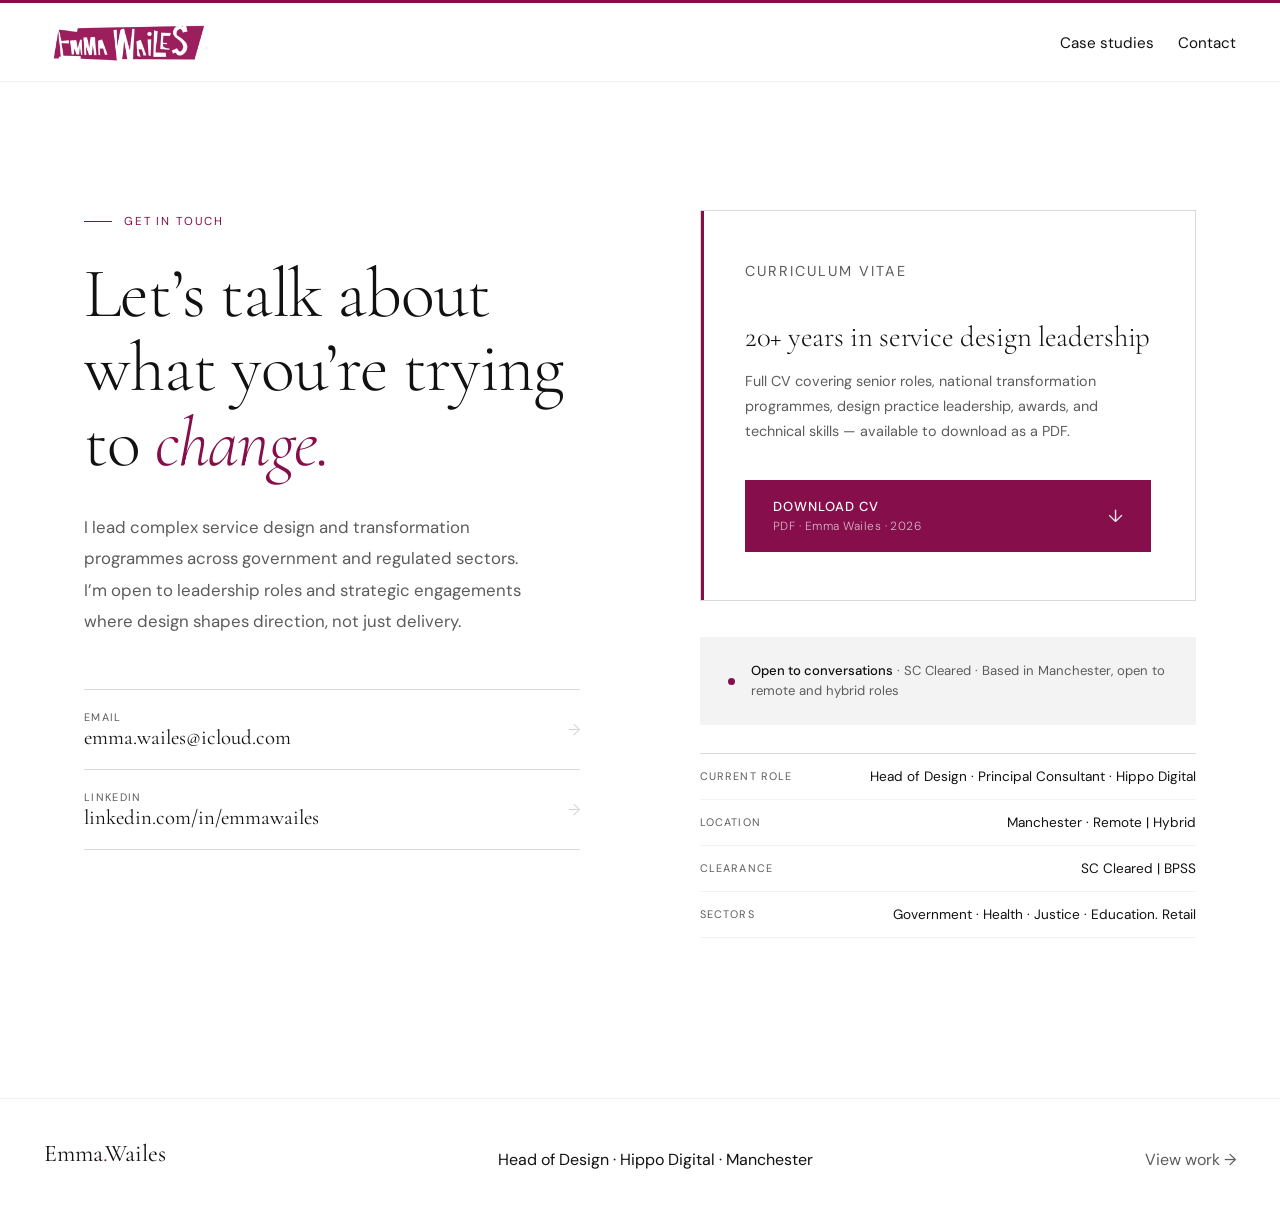
<file: contact.html>
<!DOCTYPE html>
<html lang="en">
<head>
  <meta charset="UTF-8">
  <meta name="viewport" content="width=device-width, initial-scale=1.0">
  <title>Contact · Emma Wailes</title>

  <link rel="preconnect" href="https://fonts.googleapis.com">
  <link rel="preconnect" href="https://fonts.gstatic.com" crossorigin>
  <link href="https://fonts.googleapis.com/css2?family=Cormorant+Garamond:ital,wght@0,300;0,400;0,500;1,300;1,400&family=DM+Sans:ital,opsz,wght@0,9..40,300;0,9..40,400;0,9..40,500;1,9..40,300&display=swap" rel="stylesheet">

  <link rel="stylesheet" href="css/styles.css">
  <link rel="stylesheet" href="css/contact.css">
</head>
<body>

  <div class="top-accent-bar"></div>

  <nav id="main-nav">
    <div class="container nav-inner">
      <a class="nav-logo" href="index.html">
        <img src="assets/images/logo.jpeg" alt="Emma Wailes logo">
      </a>

      <ul class="nav-links">
        <li><a href="index.html#work">Case studies</a></li>
        <li><a href="contact.html" class="active">Contact</a></li>
      </ul>
    </div>
  </nav>

  <main class="contact-page-main">
    <div class="container contact-layout">

      <section class="contact-left">
        <p class="contact-eyebrow">Get in touch</p>

        <h1 class="contact-title">
          Let’s talk about<br>
          what you’re trying to <em>change.</em>
        </h1>

        <p class="contact-desc">
          I lead complex service design and transformation programmes across government and regulated sectors. I’m open to leadership roles and strategic engagements where design shapes direction, not just delivery.
        </p>

        <div class="contact-links">
          <a class="contact-link" href="mailto:emma.wailes@icloud.com">
            <div>
              <span class="contact-link-label">Email</span>
              <span class="contact-link-value">emma.wailes@icloud.com</span>
            </div>
            <span class="contact-link-arrow">→</span>
          </a>

          <a class="contact-link" href="https://www.linkedin.com/in/emmalwailes/" target="_blank" rel="noopener noreferrer">
            <div>
              <span class="contact-link-label">LinkedIn</span>
              <span class="contact-link-value">linkedin.com/in/emmawailes</span>
            </div>
            <span class="contact-link-arrow">→</span>
          </a>
        </div>
      </section>

      <aside class="contact-right">
        <div class="cv-card">
          <p class="cv-card-eyebrow">Curriculum Vitae</p>

          <h2>20+ years in service design leadership</h2>

          <p>
            Full CV covering senior roles, national transformation programmes, design practice leadership, awards, and technical skills — available to download as a PDF.
          </p>

          <a class="btn-download" href="assets/files/Emma-Wailes-CV.pdf" download>
            <div class="btn-download-label">
              <span class="btn-download-primary">Download CV</span>
              <span class="btn-download-secondary">PDF · Emma Wailes · 2026</span>
            </div>
            <span class="btn-download-icon">↓</span>
          </a>
        </div>

        <div class="availability">
          <span class="availability-dot"></span>
          <p class="availability-text">
            <strong>Open to conversations</strong> · SC Cleared · Based in Manchester, open to remote and hybrid roles
          </p>
        </div>

        <div class="meta-details">
          <div class="meta-row">
            <span class="meta-label">Current role</span>
            <span class="meta-value">Head of Design · Principal Consultant · Hippo Digital</span>
          </div>

          <div class="meta-row">
            <span class="meta-label">Location</span>
            <span class="meta-value">Manchester · Remote | Hybrid</span>
          </div>

          <div class="meta-row">
            <span class="meta-label">Clearance</span>
            <span class="meta-value">SC Cleared | BPSS</span>
          </div>

          <div class="meta-row">
            <span class="meta-label">Sectors</span>
            <span class="meta-value">Government · Health · Justice · Education. Retail</span>
          </div>
        </div>
      </aside>

    </div>
  </main>

  <footer>
    <div class="container footer-inner">
      <span class="footer-logo">Emma<span>.</span>Wailes</span>
      <span>Head of Design · Hippo Digital · Manchester</span>
      <a href="index.html#work">View work →</a>
    </div>
  </footer>

  <script>
    window.addEventListener("scroll", () => {
      document.getElementById("main-nav").classList.toggle("scrolled", window.scrollY > 40);
    });
  </script>

</body>
</html>
</file>
<file: css/styles.css>
:root {
  --black: #111111;
  --white: #ffffff;
  --grey-light: #f3f3f3;
  --grey-mid: #d9d9d9;
  --grey-text: #5c5c5c;
  --accent: #850e4b;

  --serif: "Cormorant Garamond", serif;
  --sans: "DM Sans", sans-serif;
}

* {
  box-sizing: border-box;
}

html,
body {
  margin: 0;
  padding: 0;
}

body {
  font-family: var(--sans);
  color: var(--black);
  background: var(--white);
}

main {
  padding: 0;
}

.container {
  max-width: 1240px;
  margin: 0 auto;
  padding-left: 24px;
  padding-right: 24px;
}

/* Top accent bar */

.top-accent-bar {
  height: 3px;
  background: var(--accent);
  position: fixed;
  top: 0;
  left: 0;
  right: 0;
  z-index: 200;
}

/* Navigation */

#main-nav {
  margin-top: 3px;
  border-bottom: 1px solid var(--grey-light);
}

.nav-inner {
  display: flex;
  justify-content: space-between;
  align-items: center;
  padding-top: 18px;
  padding-bottom: 18px;
}

.nav-logo img {
  height: 42px;
  width: auto;
  display: block;
}

.nav-logo span,
.footer-logo span {
  color: var(--accent);
}

.nav-links {
  display: flex;
  gap: 24px;
  list-style: none;
  margin: 0;
  padding: 0;
}

.nav-links a {
  text-decoration: none;
  color: var(--black);
  font-size: 0.95rem;
}

/* Generic placeholder */

.placeholder {
  padding-top: 80px;
  padding-bottom: 80px;
}

.placeholder h1 {
  font-family: var(--serif);
  font-size: 3rem;
  font-weight: 400;
  margin: 0 0 16px;
}

.placeholder p {
  font-size: 1rem;
  color: var(--grey-text);
  max-width: 38rem;
  margin: 0;
}

/* Buttons */

.cv-button {
  display: inline-block;
  padding: 12px 20px;
  border: 1px solid var(--black);
  text-decoration: none;
  color: var(--black);
  background: transparent;
  font-size: 16px;
  font-weight: 400;
  border-radius: 0;
  transition: background 0.2s ease, color 0.2s ease;
}

.cv-button:hover {
  background: var(--black);
  color: var(--white);
}

/* Hero */

.hero {
  padding-top: 80px;
  padding-bottom: 100px;
}

.hero-inner {
  max-width: 920px;
}

.hero-layout {
  display: grid;
  grid-template-columns: minmax(0, 1fr) 340px;
  gap: 64px;
  align-items: start;
}

.hero-copy {
  max-width: 900px;
}

.hero-top {
  display: flex;
  align-items: center;
  gap: 24px;
  margin-bottom: 36px;
  max-width: 1000px;
}

.hero-role {
  margin: 0;
  font-size: 1rem;
  line-height: 1.45;
  color: #5a5a5a;
  white-space: nowrap;
  overflow: hidden;
}

.hero-intro {
  display: flex;
  align-items: center;
  gap: 16px;
  margin-bottom: 28px;
}

.hero-logo {
  height: 72px;
  width: auto;
  display: block;
  flex-shrink: 0;
}

.hero-headshot {
  width: 88px;
  height: 88px;
  object-fit: cover;
  filter: grayscale(100%);
  border-radius: 50%;
  border: 1px solid #dddddd;
  flex-shrink: 0;
}

.hero-role {
  margin: 0;
  font-size: 1rem;
  line-height: 1.45;
  color: #5a5a5a;
  white-space: nowrap;
}

.hero-main {
  max-width: 820px;
}

.hero-title {
  font-family: var(--serif);
  font-size: 4.25rem;
  line-height: 1.08;
  font-weight: 400;
  letter-spacing: -0.01em;
  margin: 0 0 28px;
  max-width: 900px;
}

.hero-title em {
  font-style: italic;
}

.hero-desc {
  font-size: 1.2rem;
  line-height: 1.7;
  color: var(--grey-text);
  margin: 0 0 36px;
  max-width: 760px;
}

.hero-actions {
  display: flex;
  gap: 14px;
  align-items: center;
  margin-bottom: 40px;
}

.hero-actions a {
  display: inline-flex;
  align-items: center;
  justify-content: center;
  min-height: 48px;
  padding: 0 20px;
  font-size: 0.95rem;
  font-weight: 500;
  text-decoration: none;
  border-radius: 0;
  border-width: 1px;
  border-style: solid;
  letter-spacing: 0.01em;
}

.hero-actions a:first-child {
  background-color: var(--accent);
  color: var(--white);
  border-color: var(--accent);
}

.hero-actions a:first-child:hover {
  background-color: #c1588e;
  border-color: #c1588e;
  color: var(--white);
}

.hero-actions a:last-child {
  background-color: var(--white);
  color: var(--accent);
  border-color: var(--accent);
}

.hero-actions a:last-child:hover {
  background-color: #f8e8f0;
  border-color: #c1588e;
  color: var(--accent);
}

.hero-stats {
  display: flex;
  gap: 48px;
  padding-top: 24px;
  border-top: 1px solid var(--grey-mid);
}

.hero-stat {
  white-space: normal;
}

.hero-stat strong {
  display: block;
  font-size: 1.15rem;
  font-weight: 600;
  margin-bottom: 4px;
}

.hero-stat span {
  font-size: 0.95rem;
  line-height: 1.4;
  color: var(--grey-text);
}

/* Case studies */

.case-studies {
  padding-top: 100px;
  padding-bottom: 100px;
}

.section-heading {
  margin-bottom: 64px;
  max-width: 780px;
}

.section-label {
  font-size: 0.95rem;
  color: var(--grey-text);
  margin: 0 0 12px;
}

.section-title {
  font-family: var(--serif);
  font-size: 2.8rem;
  line-height: 1.15;
  font-weight: 400;
  margin: 0;
}

.case-study-list {
  display: flex;
  flex-direction: column;
  gap: 40px;
}

.case-card {
  max-width: 520px;
  border-top: 1px solid var(--grey-mid);
  padding-top: 36px;
  padding-bottom: 20px;
  transition: transform 0.2s ease, opacity 0.2s ease;
}

.case-card-content {
  max-width: 920px;
}

.case-card-org {
  font-size: 0.95rem;
  color: var(--grey-text);
  margin: 0 0 10px;
}

.case-card-title {
  font-family: var(--serif);
  font-size: 2.2rem;
  line-height: 1.15;
  font-weight: 400;
  margin: 0 0 16px;
}

.case-card-summary {
  font-size: 1.1rem;
  line-height: 1.7;
  color: var(--grey-text);
  margin: 0 0 20px;
  max-width: 760px;
}

.case-card-meta {
  display: flex;
  flex-wrap: wrap;
  gap: 10px 14px;
  margin-bottom: 22px;
}

.case-card-meta span {
  font-size: 0.85rem;
  color: #666666;
  border: 1px solid #e5e5e5;
  padding: 5px 10px;
}

.case-card-link {
  display: inline-block;
  padding: 12px 18px;
  background-color: var(--accent);
  color: var(--white);
  text-decoration: none;
  border: 1px solid var(--accent);
  border-radius: 0;
  font-weight: 500;
  letter-spacing: 0.01em;
}

.case-card-link:hover {
  background-color: var(--accent);
  border-color: var(--accent);
}

.case-card img {
  display: block;
  width: 100%;
  aspect-ratio: 3 / 2;
  object-fit: cover;
  filter: grayscale(100%);
  border: 1px solid #e6e6e6;
  transition: opacity 0.2s ease, border-color 0.2s ease;
}

.case-content {
  padding-top: 16px;
}

.case-title {
  font-family: var(--serif);
  font-size: 1.6rem;
  font-weight: 400;
  margin: 0 0 10px;
}

.case-description {
  font-size: 1rem;
  line-height: 1.6;
  color: #5f5f5f;
  margin: 0 0 14px;
  max-width: 460px;
}

.case-link {
  font-size: 0.95rem;
  text-decoration: none;
  border-bottom: 1px solid currentColor;
}

/* Case study hero */

.case-study-hero {
  padding-top: 72px;
  padding-bottom: 64px;
  background: #f7f6f2;
}

.case-study-hero__container {
  max-width: 1100px;
}

.case-study-hero__eyebrow {
  display: flex;
  align-items: center;
  gap: 14px;
  margin: 0 0 28px;
  font-size: 0.95rem;
  letter-spacing: 0.12em;
  text-transform: uppercase;
  color: var(--accent);
}

.case-study-hero__line {
  width: 28px;
  height: 1px;
  background: var(--accent);
  display: inline-block;
}

.case-study-hero__awards {
  display: flex;
  flex-direction: column;
  gap: 10px;
  margin-bottom: 36px;
}

.case-study-hero__award {
  display: inline-block;
  width: fit-content;
  padding: 10px 14px;
  font-size: 0.9rem;
  letter-spacing: 0.08em;
  text-transform: uppercase;
}

.case-study-hero__award--gold {
  background: #e8d6a3;
  color: #7a5300;
}

.case-study-hero__award--finalist {
  background: #f1e4eb;
  color: var(--accent);
}

.case-study-hero__title {
  font-family: var(--serif);
  font-size: 5rem;
  line-height: 0.98;
  font-weight: 400;
  letter-spacing: -0.02em;
  margin: 0 0 48px;
  max-width: 980px;
}

.case-study-hero__title em {
  font-style: italic;
  color: var(--accent);
}

.case-study-hero__meta-grid {
  display: grid;
  grid-template-columns: repeat(5, minmax(0, 1fr));
  border: 1px solid #c9c5bc;
}

.case-study-hero__meta-item {
  padding: 22px 24px;
  border-right: 1px solid #c9c5bc;
}

.case-study-hero__meta-item:last-child {
  border-right: 0;
}

.case-study-hero__meta-label {
  margin: 0 0 10px;
  font-size: 0.88rem;
  letter-spacing: 0.12em;
  text-transform: uppercase;
  color: #6f6a62;
}

.case-study-hero__meta-value {
  margin: 0;
  font-size: 1rem;
  line-height: 1.45;
  color: #1f1f1f;
}

.case-study-framing {
  background: #0b0b0b;
  color: #f5f3ef;
  padding-top: 48px;
  padding-bottom: 56px;
}

.case-study-framing__container {
  max-width: 1100px;
}

.case-study-framing__grid {
  display: grid;
  grid-template-columns: repeat(3, minmax(0, 1fr));
  gap: 48px;
}

.case-study-framing__card {
  max-width: 300px;
}

.case-study-framing__label {
  margin: 0 0 20px;
  font-size: 0.9rem;
  letter-spacing: 0.16em;
  text-transform: uppercase;
  color: #c9c4bb;
}

.case-study-framing__text {
  margin: 0;
  font-family: var(--serif);
  font-size: 1.2rem;
  line-height: 1.55;
  color: #f5f3ef;
}

/* Footer */

footer {
  border-top: 1px solid var(--grey-light);
  margin-top: 80px;
}

footer .container {
  padding-top: 40px;
  padding-bottom: 40px;
}

.footer-logo {
  display: inline-block;
  font-family: var(--serif);
  font-size: 1.5rem;
  margin-bottom: 12px;
}

footer p {
  margin-top: 60px;
  margin-bottom: 0;
  color: var(--grey-text);
}

/* Responsive */

@media (max-width: 1000px) {
  .case-study-hero__title {
    font-size: 4rem;
    max-width: 820px;
  }

  .case-study-hero__meta-grid {
    grid-template-columns: repeat(2, minmax(0, 1fr));
  }

  .case-study-hero__meta-item:nth-child(2n) {
    border-right: 0;
  }

  .case-study-framing__grid {
    grid-template-columns: 1fr;
    gap: 32px;
  }

  .case-study-framing__card {
    max-width: 100%;
  }
}

@media (max-width: 900px) {
  .hero-layout {
    grid-template-columns: 1fr;
    gap: 40px;
  }

  .hero-title {
    font-size: 3.6rem;
  }

  .hero-desc {
    font-size: 1.1rem;
  }

  .hero-stats {
    gap: 32px;
    flex-wrap: wrap;
  }
}

@media (max-width: 700px) {
  .case-study-hero {
    padding-top: 48px;
    padding-bottom: 48px;
  }

  .case-study-hero__eyebrow {
    font-size: 0.8rem;
    gap: 10px;
  }

  .case-study-hero__title {
    font-size: 2.9rem;
    line-height: 1.02;
    margin-bottom: 32px;
  }

  .case-study-hero__meta-grid {
    grid-template-columns: 1fr;
  }

  .case-study-hero__meta-item {
    border-right: 0;
    border-bottom: 1px solid #c9c5bc;
  }

  .case-study-hero__meta-item:last-child {
    border-bottom: 0;
  }

  .case-study-framing {
    padding-top: 40px;
    padding-bottom: 44px;
  }

  .case-study-framing__text {
    font-size: 1.05rem;
  }
}

@media (max-width: 560px) {
  .container {
    padding-left: 20px;
    padding-right: 20px;
  }

  .nav-inner {
    flex-direction: column;
    align-items: flex-start;
    gap: 12px;
  }

  .hero {
    padding-top: 56px;
    padding-bottom: 72px;
  }

  .hero-top {
    align-items: flex-start;
    gap: 16px;
  }

  .hero-headshot {
    width: 72px;
    height: 72px;
  }

  .hero-role {
    white-space: normal;
    font-size: 0.95rem;
  }

  .hero-title {
    font-size: 2.8rem;
    line-height: 1.05;
  }

  .hero-desc {
    font-size: 1rem;
    line-height: 1.6;
  }

  .hero-actions {
    flex-direction: column;
    align-items: stretch;
  }

  .hero-actions a {
    width: 100%;
  }

  .hero-stats {
    flex-direction: column;
    gap: 20px;
  }

  .section-title {
    font-size: 2.2rem;
  }

  .case-card-title {
    font-size: 1.8rem;
  }
}

.meta-logo {
  height: 60px;
  width: auto;
  display: inline-block;
  vertical-align: middle;
  margin-right: 6px;
}
</file>
<file: css/case-study.css>
.case-study-page {
  background: #fefefe;
}

.case-study-hero {
  padding-top: 72px;
  padding-bottom: 64px;
  background: #f7f7f7;
  position: relative;
}

.case-study-hero__container {
  max-width: 1100px;
  position: relative;
}

.case-study-hero__eyebrow {
  display: flex;
  align-items: center;
  gap: 14px;
  margin: 0 0 20px;
  font-size: 0.82rem;
  letter-spacing: 0.14em;
  text-transform: uppercase;
  color: #b06a8f;
}

.case-study-hero__line {
  width: 28px;
  height: 1px;
  background: #b06a8f;
  display: inline-block;
}

.case-study-hero__awards {
  display: flex;
  flex-direction: column;
  gap: 8px;
  margin-bottom: 24px;
}

.case-study-hero__award-stamp {
  position: absolute;
  top: -3.2rem;
  right: 0;
  z-index: 2;
}

.case-study-hero__award-badge {
  display: block;
  width: 180px;
  height: auto;
}


.case-study-hero__award {
  display: inline-block;
  width: fit-content;
  padding: 8px 12px;
  font-size: 0.8rem;
  font-weight: 600;
  letter-spacing: 0.08em;
  text-transform: uppercase;
}

.case-study-hero__award--gold {
  background: #e7d39b;
  color: #7a5a00;
}

.case-study-hero__award--finalist {
  background: #f2dce8;
  color: #a04979;
}

.case-study-hero__title {
  font-family: var(--serif);
  font-size: 4.8rem;
  line-height: 0.98;
  font-weight: 400;
  letter-spacing: -0.02em;
  margin: 0 0 40px;
  max-width: 900px;
}

.case-study-hero__title em {
  font-style: italic;
  color: var(--accent);
}

.case-study-hero__meta-grid {
  display: grid;
  grid-template-columns: repeat(5, minmax(0, 1fr));
  border: 1px solid #cfc8bc;
  background: transparent;
}

.case-study-hero__meta-item {
  padding: 18px 18px 16px;
  border-right: 1px solid #cfc8bc;
}

.case-study-hero__meta-item:last-child {
  border-right: 0;
}

.case-study-hero__meta-label {
  margin: 0 0 8px;
  font-size: 0.74rem;
  font-weight: 600;
  letter-spacing: 0.12em;
  text-transform: uppercase;
  color: #90897e;
}

.case-study-hero__meta-value {
  margin: 0;
  font-size: 0.95rem;
  line-height: 1.45;
  color: #1a1a1a;
}

.case-study-framing {
  background: #850e4b;
  color: #ffffff;
  padding-top: 34px;
  padding-bottom: 34px;
}

.case-study-framing__label {
  margin: 0 0 12px;
  font-size: 0.78rem;
  font-weight: 600;
  letter-spacing: 0.14em;
  text-transform: uppercase;
  color: #f2c7dc;
}

.case-study-framing__text {
  margin: 0;
  font-family: var(--sans);
  font-size: 1rem;
  line-height: 1.7;
  color: #ffffff;
}
.case-study-framing__container {
  max-width: 1100px;
}

.case-study-framing__grid {
  display: grid;
  grid-template-columns: repeat(3, minmax(0, 1fr));
  gap: 42px;
}

.case-study-body {
  background: #f7f6f2;
  padding-top: 0;
  padding-bottom: 100px;
}

.case-study-body__container {
  display: grid;
  grid-template-columns: 220px minmax(0, 1fr);
  gap: 56px;
  max-width: 1100px;
}

.case-study-toc {
  padding-top: 36px;
  border-right: 1px solid #e0dbd1;
}

.case-study-toc__title {
  margin: 0 0 16px;
  font-size: 0.78rem;
  font-weight: 600;
  letter-spacing: 0.14em;
  text-transform: uppercase;
  color: #8e867b;
}

.case-study-toc__list {
  margin: 0;
  padding-left: 18px;
}

.case-study-toc__list li {
  margin-bottom: 12px;
}

.case-study-toc__list a {
  text-decoration: none;
  color: #6c665f;
  font-size: 0.95rem;
}

.case-study-content {
  padding-top: 36px;
  max-width: 720px;
}

.case-study-section {
  margin-bottom: 56px;
}

.case-study-section__eyebrow {
  margin: 0 0 14px;
  font-size: 0.78rem;
  font-weight: 600;
  letter-spacing: 0.14em;
  text-transform: uppercase;
  color: #c06b94;
}

.case-study-section__title {
  font-family: var(--serif);
  font-size: 3rem;
  line-height: 1.05;
  font-weight: 400;
  margin: 0 0 22px;
  color: #1b1b1b;
}

.case-study-section__title em {
  font-style: italic;
  color: var(--accent);
}

.case-study-content p {
  font-size: 1.05rem;
  line-height: 1.9;
  color: #55514c;
  margin: 0 0 22px;
}


.case-study-content ul {
  margin: 10px 0 24px;
  padding-left: 20px;
}
/* 
.case-study-content li {
  margin-bottom: 6px;    
  line-height: 1.3;      
}

.case-study-list {
  margin: -6px 0 0;
  padding-left: 22px;
}

.case-study-list li {
  margin-bottom: 6px;
  font-size: 1.02rem;
  line-height: 1.75;
  color: #55514c;
} */

.case-study-screen {
  margin: 40px 0 48px;
}

.case-study-screen img {
  display: block;
  width: 100%;
  height: auto;
  border: 1px solid #ddd7cc;
  background: #ffffff;
  box-shadow: 0 10px 30px rgba(0, 0, 0, 0.05);
}

.case-study-screen figcaption {
  margin-top: 14px;
  font-size: 0.92rem;
  line-height: 1.65;
  color: #6a655f;
  max-width: 620px;
}

.case-study-screen-grid {
  display: grid;
  gap: 24px;
  margin: 40px 0 48px;
}

.case-study-screen-grid--2 {
  grid-template-columns: repeat(2, minmax(0, 1fr));
}

.case-study-screen-grid + .case-study-screen-grid {
  margin-top: 48px;
}

.case-study-next {
  padding-top: 20px;
  border-top: 1px solid #ddd7cc;
}

.case-study-next a {
  text-decoration: none;
  color: var(--accent);
  font-weight: 500;
}

@media (max-width: 1000px) {
  .case-study-hero__title {
    font-size: 4rem;
    max-width: 760px;
  }

  .case-study-hero__meta-grid {
    grid-template-columns: repeat(2, minmax(0, 1fr));
  }

  .case-study-hero__meta-item:nth-child(2n) {
    border-right: 0;
  }

  .case-study-body__container {
    grid-template-columns: 1fr;
    gap: 24px;
  }

  .case-study-toc {
    border-right: 0;
    border-bottom: 1px solid #e0dbd1;
    padding-bottom: 24px;
  }

  .case-study-framing__grid {
    grid-template-columns: 1fr;
    gap: 28px;
  }
}

@media (max-width: 700px) {
  .case-study-hero {
    padding-top: 52px;
    padding-bottom: 48px;
  }

  .case-study-hero__title {
    font-size: 2.9rem;
    line-height: 1.02;
    margin-bottom: 28px;
  }

  .case-study-hero__meta-grid {
    grid-template-columns: 1fr;
  }

  .case-study-hero__meta-item {
    border-right: 0;
    border-bottom: 1px solid #cfc8bc;
  }

  .case-study-hero__meta-item:last-child {
    border-bottom: 0;
  }

  .case-study-section__title {
    font-size: 2.2rem;
  }

  .case-study-screen-grid--2 {
    grid-template-columns: 1fr;
  }

  .case-study-content p,
  .case-study-list li {
    font-size: 1rem;
  }
}
</file>
<file: css/contact.css>
/* ----------------------------------------
   CONTACT PAGE
---------------------------------------- */

.contact-page-main {
  flex: 1;
  display: flex;
  align-items: center;
  padding: 120px 0 80px;
  min-height: calc(100vh - 120px);
}

.contact-layout {
  display: grid;
  grid-template-columns: 1fr 1fr;
  gap: 120px;
  align-items: start;
  width: 100%;
  max-width: 1160px;
}

/* LEFT */

.contact-eyebrow {
  font-size: 0.72rem;
  letter-spacing: 0.16em;
  text-transform: uppercase;
  color: #850E4B;
    margin-bottom: 28px;
  display: flex;
  align-items: center;
  gap: 12px;
}

.contact-eyebrow::before {
  content: "";
  
  width: 28px;
  height: 1px;
  background: #850E4B;
}

.contact-title {
  font-family: var(--serif);
  font-size: clamp(3rem, 5.5vw, 5rem);
  font-weight: 300;
  line-height: 1.06;
  letter-spacing: -0.015em;
  margin: 0 0 32px;
  max-width: 560px;
}

.contact-title em {
color:#850E4B;
  font-style: italic;
}

.contact-desc {
  font-size: 1.05rem;
  line-height: 1.85;
  color: var(--grey-text);
  max-width: 440px;
  margin: 0 0 52px;
}

/* CONTACT LINKS */

.contact-links {
  display: flex;
  flex-direction: column;
}

.contact-link {
  display: flex;
  align-items: center;
  justify-content: space-between;
  padding: 20px 0;
  border-bottom: 1px solid var(--grey-mid);
  text-decoration: none;
  color: var(--black);
  transition: color 0.2s ease, border-color 0.2s ease;
}

.contact-link:first-child {
  border-top: 1px solid var(--grey-mid);
}

.contact-link:hover {
color:#850E4B;
  border-bottom-color: #850E4B;
}

.contact-link:first-child:hover {
  border-top-color: #850E4B;
}

.contact-link-label {
  font-size: 0.68rem;
  letter-spacing: 0.12em;
  text-transform: uppercase;
  color: var(--grey-text);
  margin-bottom: 4px;
  display: block;
  transition: color 0.2s ease;
}

.contact-link:hover .contact-link-label {
  color: var(--accent);
}

.contact-link-value {
  font-family: var(--serif);
  font-size: 1.3rem;
  font-weight: 400;
  line-height: 1;
}

.contact-link-arrow {
  font-size: 1rem;
  color: var(--grey-mid);
  transition: transform 0.25s ease, color 0.2s ease;
  flex-shrink: 0;
  margin-left: 24px;
}

.contact-link:hover .contact-link-arrow {
  transform: translateX(5px);
color:#850E4B;
}

/* RIGHT */

.contact-right {
  padding-top: 8px;
}

/* CV CARD */

.cv-card {
  border: 1px solid var(--grey-mid);
  padding: 48px 44px;
  margin-bottom: 36px;
  position: relative;
  overflow: hidden;
}

.cv-card::before {
  content: "";
  position: absolute;
  top: 0;
  left: 0;
  width: 3px;
  height: 100%;
  background: var(--accent);
}

.cv-card-eyebrow {
  font-size: 0.68rem;
  letter-spacing: 0.14em;
  text-transform: uppercase;
  color: #850E4B;
  margin-bottom: 16px;
}

.cv-card h2 {
  font-family: var(--serif);
  font-size: 1.8rem;
  font-weight: 300;
  line-height: 1.2;
  margin: 0 0 14px;
  letter-spacing: -0.01em;
}

.cv-card p {
  font-size: 0.9rem;
  line-height: 1.75;
  color: var(--grey-text);
  margin: 0 0 36px;
}

.btn-download {
  display: flex;
  align-items: center;
  justify-content: space-between;
  gap: 16px;
    background: #850E4B;
  color: #ffffff;
  text-decoration: none;
  padding: 18px 28px;
  transition: opacity 0.2s ease;
  width: 100%;
  border-radius: 0;
}

.btn-download:hover {
  opacity: 0.88;
}

.btn-download-label {
  display: flex;
  flex-direction: column;
  gap: 3px;
  text-align: left;
}

.btn-download-primary {
  font-size: 0.82rem;
  font-weight: 500;
  letter-spacing: 0.08em;
  text-transform: uppercase;
}

.btn-download-secondary {
  font-size: 0.74rem;
  opacity: 0.7;
  font-weight: 300;
  letter-spacing: 0.04em;
}

.btn-download-icon {
  font-size: 1.1rem;
  flex-shrink: 0;
  opacity: 0.9;
}

/* AVAILABILITY */

.availability {
  background: var(--grey-light);
  padding: 24px 28px;
  display: flex;
  align-items: center;
  gap: 16px;
}

.availability-dot {
  width: 7px;
  height: 7px;
  background: #850E4B;
  border-radius: 50%;
  flex-shrink: 0;
  animation: pulse 2.4s ease-in-out infinite;
}

@keyframes pulse {
  0%,
  100% {
    opacity: 1;
    transform: scale(1);
  }
  50% {
    opacity: 0.4;
    transform: scale(0.85);
  }
}

.availability-text {
  font-size: 0.82rem;
  color: var(--grey-text);
  line-height: 1.5;
  margin: 0;
}

.availability-text strong {
  color: var(--black);
  font-weight: 500;
}

/* META DETAILS */

.meta-details {
  margin-top: 28px;
  border-top: 1px solid var(--grey-mid);
}

.meta-row {
  display: flex;
  justify-content: space-between;
  align-items: center;
  padding: 14px 0;
  border-bottom: 1px solid var(--grey-light);
  font-size: 0.85rem;
  gap: 24px;
}

.meta-label {
  font-size: 0.68rem;
  letter-spacing: 0.1em;
  text-transform: uppercase;
  color: var(--grey-text);
}

.meta-value {
  color: var(--black);
  text-align: right;
}

/* FOOTER TWEAK FOR CONTACT PAGE */

.footer-inner {
  display: flex;
  justify-content: space-between;
  align-items: center;
  gap: 16px;
}

.footer-inner a {
  color: var(--grey-text);
  text-decoration: none;
  transition: color 0.2s ease;
}

.footer-inner a:hover {
  color: var(--accent);
}

/* SCROLLED NAV */

#main-nav.scrolled {
  border-bottom-color: var(--grey-mid);
}

#main-nav.scrolled .nav-inner {
  padding-top: 15px;
  padding-bottom: 15px;
}

/* RESPONSIVE */

@media (max-width: 900px) {
  .contact-page-main {
    padding: 100px 0 60px;
  }

  .contact-layout {
    grid-template-columns: 1fr;
    gap: 60px;
  }

  .contact-desc {
    max-width: none;
  }

  .footer-inner {
    flex-direction: column;
    text-align: center;
  }
}

@media (max-width: 600px) {
  .contact-page-main {
    padding: 100px 0 60px;
  }

  .contact-title {
    font-size: 2.6rem;
  }

  .cv-card {
    padding: 36px 28px;
  }

  .meta-row {
    flex-direction: column;
    align-items: flex-start;
    gap: 6px;
  }
    .meta-value {
        text-align: left;
    }
}
</file>
